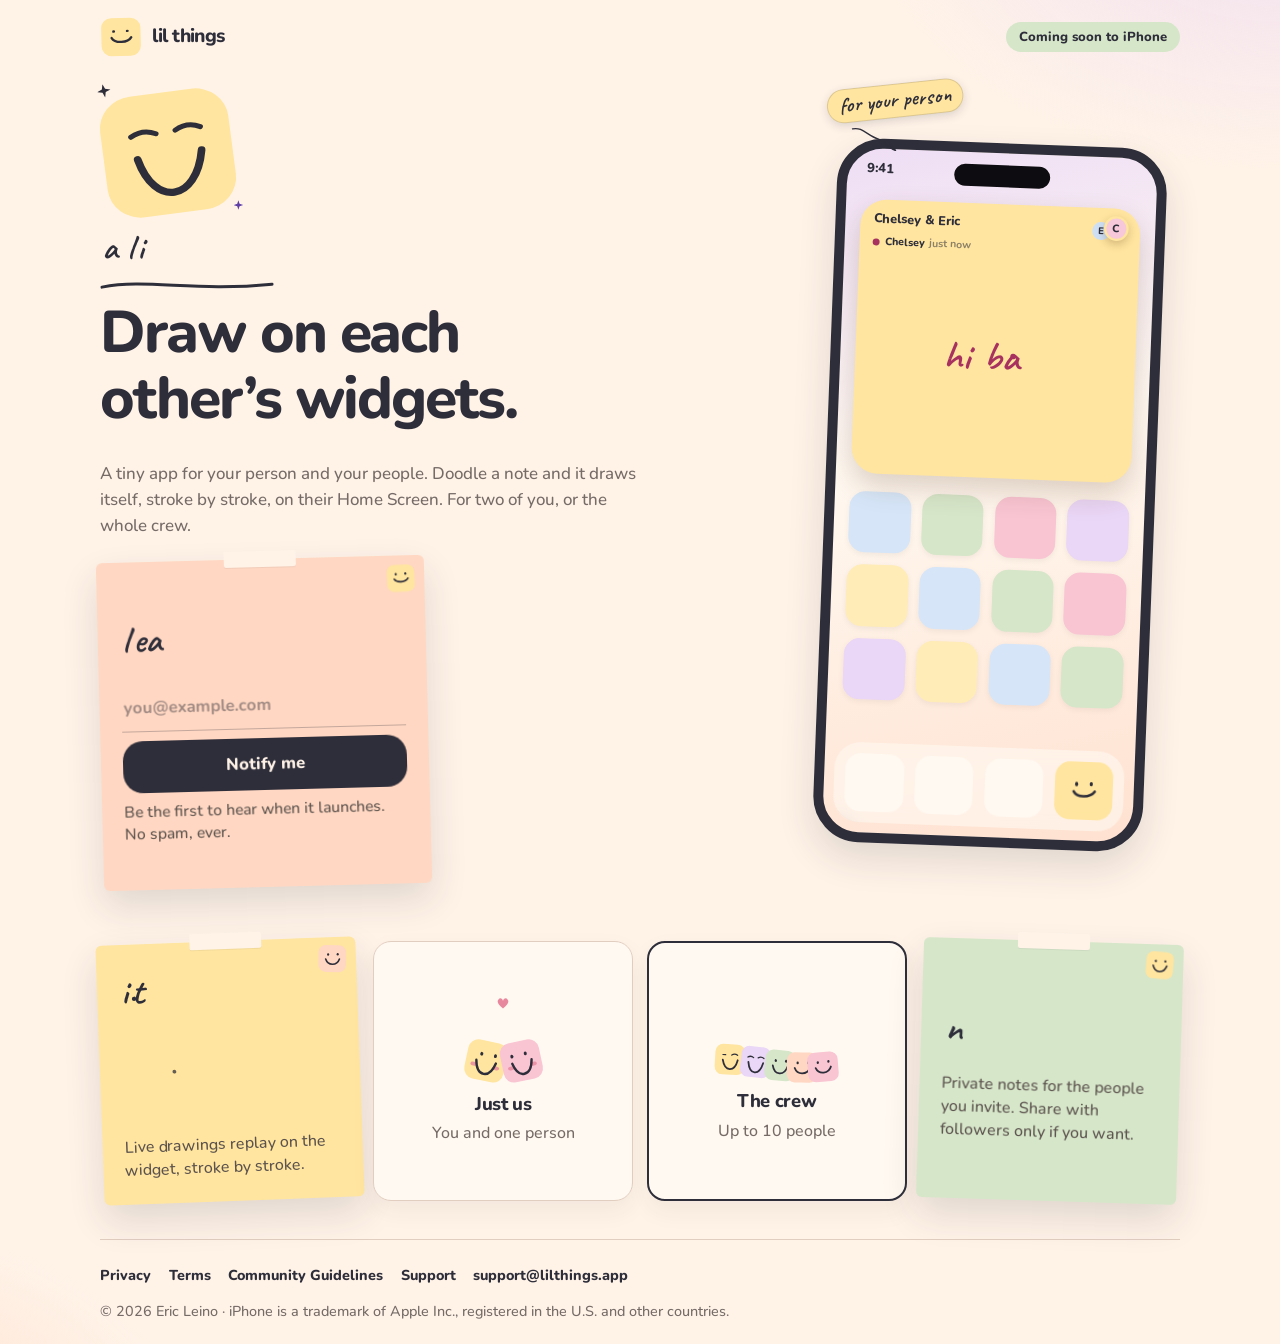
<file: index.html>
<!DOCTYPE html>
<html lang="en">
<head>
  <meta charset="utf-8">
  <meta name="viewport" content="width=device-width, initial-scale=1, viewport-fit=cover">
  <title>Lil Things — Draw on each other’s widgets. Coming soon to iPhone.</title>
  <meta name="description" content="Lil Things is a tiny iPhone app for drawing on each other’s Home Screen widgets, for couples, friends, and groups. Coming soon. Leave your email to hear the moment it launches.">
  <link rel="canonical" href="https://lilthings.app/">
  <meta name="theme-color" content="#FFF3E8" media="(prefers-color-scheme: light)">
  <meta name="theme-color" content="#29262E" media="(prefers-color-scheme: dark)">
  <meta name="color-scheme" content="light dark">
  <meta property="og:type" content="website">
  <meta property="og:site_name" content="Lil Things">
  <meta property="og:title" content="Lil Things — coming soon to iPhone">
  <meta property="og:description" content="Draw on each other’s widgets. Be the first to hear when Lil Things launches.">
  <meta property="og:url" content="https://lilthings.app/">
  <meta property="og:image" content="https://lilthings.app/assets/og.png">
  <meta property="og:image:width" content="1200">
  <meta property="og:image:height" content="630">
  <meta property="og:image:alt" content="Lil Things. Small things. Big feelings.">
  <meta name="twitter:card" content="summary_large_image">
  <meta name="twitter:title" content="Lil Things — coming soon to iPhone">
  <meta name="twitter:description" content="Draw on each other’s widgets. Be the first to hear when Lil Things launches.">
  <meta name="twitter:image" content="https://lilthings.app/assets/og.png">
  <link rel="icon" href="/favicon.svg" type="image/svg+xml">
  <link rel="icon" href="/favicon.ico" sizes="any">
  <link rel="apple-touch-icon" href="/assets/apple-touch-icon.png">
  <link rel="preload" href="/assets/fonts/nunito-800.woff2" as="font" type="font/woff2" crossorigin>
  <link rel="preload" href="/assets/fonts/caveat-600.woff2" as="font" type="font/woff2" crossorigin>
  <link rel="stylesheet" href="/assets/css/teaser.css">
  <script>document.documentElement.classList.add("js");</script>
  <script src="/assets/js/analytics.js"></script>
</head>
<body>
  <a class="skip-link" href="#join">Skip to sign up</a>

  <header class="top">
    <a class="brand" href="/" aria-label="Lil Things home">
      <span class="mascot-slot brand-mascot" data-mascot data-decorative></span>
      <span class="name">lil things</span>
    </a>
    <span class="pill">Coming soon to iPhone</span>
  </header>

  <main id="content">
    <section class="hero" aria-labelledby="headline">
      <div class="intro">
        <div class="mascot-wrap">
          <div class="mascot-slot hero-mascot pop" data-mascot data-label="Little Smiley"></div>
        </div>
        <div class="intro-copy">
          <p class="script arrive" data-write>a little hello.</p>
          <svg class="scribble arrive" viewBox="0 0 180 18" aria-hidden="true">
            <path d="M2 11 C48 2 96 16 176 8" fill="none" stroke="currentColor" stroke-width="3" stroke-linecap="round"/>
          </svg>
          <h1 id="headline" class="arrive">Draw on each other’s widgets.</h1>
        </div>
      </div>
      <p class="lede arrive">A tiny app for your person and your people. Doodle a note and it draws itself, stroke by stroke, on their Home Screen. For two of you, or the whole crew.</p>

      <section class="art" aria-label="Animation: handwritten notes and doodles from a couple and then a group of friends appear on a Lil Things Home Screen widget, with friends reacting">
        <div class="phone-stack">
          <p class="who-note" id="who-chip">
            <span class="who-label">for your person</span>
            <svg class="who-arrow" viewBox="0 0 92 58" aria-hidden="true" focusable="false">
              <path d="M8 14 C26 10 34 26 54 32 C66 36 74 44 82 50" fill="none" stroke="currentColor" stroke-width="2.4" stroke-linecap="round"/>
              <path d="M64 38 C72 46 78 50 84 52" fill="none" stroke="currentColor" stroke-width="2.4" stroke-linecap="round"/>
              <path d="M70 34 C76 42 80 48 84 52" fill="none" stroke="currentColor" stroke-width="2.4" stroke-linecap="round"/>
            </svg>
          </p>
          <div class="phone-crop">
        <div class="phone" aria-hidden="true">
          <div class="island"></div>
          <div class="clock">9:41</div>
          <div class="grid">
            <div class="widget" id="widget">
              <div class="w-head">
                <span class="w-space" id="w-space">Chelsey &amp; Eric</span>
                <span class="w-avatars" id="w-avatars"></span>
              </div>
              <div class="w-sender" id="w-sender"><i class="dot"></i><span>Chelsey</span><em>just now</em></div>
              <svg class="w-canvas" id="w-canvas" viewBox="0 0 200 120" preserveAspectRatio="xMidYMid meet"></svg>
              <div class="w-reacts" id="w-reacts"></div>
            </div>
            <i class="app a1"></i><i class="app a2"></i><i class="app a3"></i><i class="app a4"></i>
            <i class="app a5"></i><i class="app a6"></i><i class="app a7"></i><i class="app a8"></i>
            <i class="app a9"></i><i class="app a10"></i><i class="app a11"></i><i class="app a12"></i>
          </div>
          <div class="dock"><i></i><i></i><i></i><i class="lt"></i></div>
        </div>
          </div>
        </div>
      </section>

      <form class="join sheet arrive" id="join" novalidate aria-describedby="join-note">
        <div class="sticky peach">
          <span class="tape" aria-hidden="true"></span>
          <span class="note-face" data-face="note" data-tint="#FFE59F" aria-hidden="true"></span>
          <p class="script-title" data-write>leave your email.</p>
          <label class="sr-only" for="email">Email address</label>
          <input id="email" name="email" type="email" inputmode="email" autocomplete="email" autocapitalize="off" spellcheck="false" maxlength="254" placeholder="you@example.com" required>
          <button type="submit"><span class="btn-label">Notify me</span></button>
          <div class="hp" aria-hidden="true">
            <label for="website">Leave this field empty</label>
            <input id="website" name="website" type="text" tabindex="-1" autocomplete="off">
          </div>
          <p class="note" id="join-note">Be the first to hear when it launches. No spam, ever.</p>
          <p class="status" id="join-status" role="status" aria-live="polite"></p>
        </div>
      </form>
    </section>

    <section class="board" aria-label="What Lil Things does">
      <article class="sheet reveal" style="--tilt: -2.1deg; --delay: 0ms">
        <div class="sticky yellow">
          <span class="tape" aria-hidden="true"></span>
          <span class="note-face" data-face="note" data-tint="#FFD7C2" aria-hidden="true"></span>
          <p class="script-title" data-write>it draws itself.</p>
          <div class="replay" id="replay">
            <svg id="replay-svg" viewBox="0 0 220 118" role="img" aria-label="A heart and the word hi draw themselves, then friends react"></svg>
            <div class="replay-reacts" id="replay-reacts"></div>
          </div>
          <p class="body">Live drawings replay on the widget, stroke by stroke.</p>
        </div>
      </article>
      <article class="sheet reveal" style="--tilt: 0deg; --delay: 70ms">
        <div class="kind">
          <div class="faces pair" data-cast="pair" aria-hidden="true">
            <svg class="heart-bit" viewBox="0 0 32 32" aria-hidden="true"><path d="M16 27 C7 20 3 14 7 9 C10 5 15 7 16 12 C17 7 22 5 25 9 C29 14 25 20 16 27" fill="#e36b8a"/></svg>
          </div>
          <h2>Just us</h2>
          <p>You and one person</p>
        </div>
      </article>
      <article class="sheet reveal" style="--tilt: 0deg; --delay: 140ms">
        <div class="kind crew">
          <div class="faces crew-faces" data-cast="crew" aria-hidden="true"></div>
          <h2>The crew</h2>
          <p>Up to 10 people</p>
        </div>
      </article>
      <article class="sheet reveal" style="--tilt: 1.8deg; --delay: 210ms">
        <div class="sticky sage">
          <span class="tape" aria-hidden="true"></span>
          <span class="note-face" data-face="note" data-tint="#FFE59F" aria-hidden="true"></span>
          <p class="script-title" data-write>no feeds.</p>
          <p class="body">Private notes for the people you invite. Share with followers only if you want.</p>
        </div>
      </article>
    </section>
  </main>

  <footer class="foot">
    <nav aria-label="Legal and support">
      <a href="/privacy.html">Privacy</a>
      <a href="/terms.html">Terms</a>
      <a href="/community-guidelines.html">Community Guidelines</a>
      <a href="/support.html">Support</a>
      <a href="mailto:support@lilthings.app">support@lilthings.app</a>
    </nav>
    <p>© 2026 Eric Leino · iPhone is a trademark of Apple Inc., registered in the U.S. and other countries.</p>
  </footer>

  <template id="lt-face">
    <span class="cast-face">
      <svg class="mascot" viewBox="0 0 100 100" aria-hidden="true" focusable="false">
        <g class="rig">
          <rect x="4" y="4" width="92" height="92" rx="24" fill="#FFE59F"/>
          <ellipse class="blush" cx="24" cy="62" rx="8" ry="4.5" fill="#e9899e" opacity="0"/>
          <ellipse class="blush" cx="76" cy="62" rx="8" ry="4.5" fill="#e9899e" opacity="0"/>
          <g class="mascot-eye" data-x="34" data-y="36">
            <ellipse class="pupil" cx="0" cy="0" rx="3.5" ry="4.75" fill="#2E2E3A"/>
            <path class="lid" d="M-4.5 0 H4.5" fill="none" stroke="#2E2E3A" stroke-width="3.2" stroke-linecap="round"/>
            <path class="squint" d="M-9 1.2 Q0 -4 9 1" fill="none" stroke="#2E2E3A" stroke-width="3.8" stroke-linecap="round"/>
          </g>
          <g class="mascot-eye" data-x="66" data-y="35">
            <ellipse class="pupil" cx="0" cy="0" rx="3.5" ry="4.75" fill="#2E2E3A"/>
            <path class="lid" d="M-4.5 0 H4.5" fill="none" stroke="#2E2E3A" stroke-width="3.2" stroke-linecap="round"/>
            <path class="squint" d="M-9 1.2 Q0 -4 9 1" fill="none" stroke="#2E2E3A" stroke-width="3.8" stroke-linecap="round"/>
          </g>
          <path class="smile" d="M28 52 C36 66 66 65 74 51" fill="none" stroke="#2E2E3A" stroke-width="5.5" stroke-linecap="round"/>
        </g>
      </svg>
    </span>
  </template>
  <script src="/assets/js/hand.js" defer></script>
  <script src="/assets/js/mascot.js" defer></script>
  <script src="/assets/js/teaser.js" defer></script>
  <script src="/assets/js/widget.js" defer></script>
  <script src="/assets/js/replay.js" defer></script>
  <script src="/assets/js/home.js" defer></script>
</body>
</html>
</file>
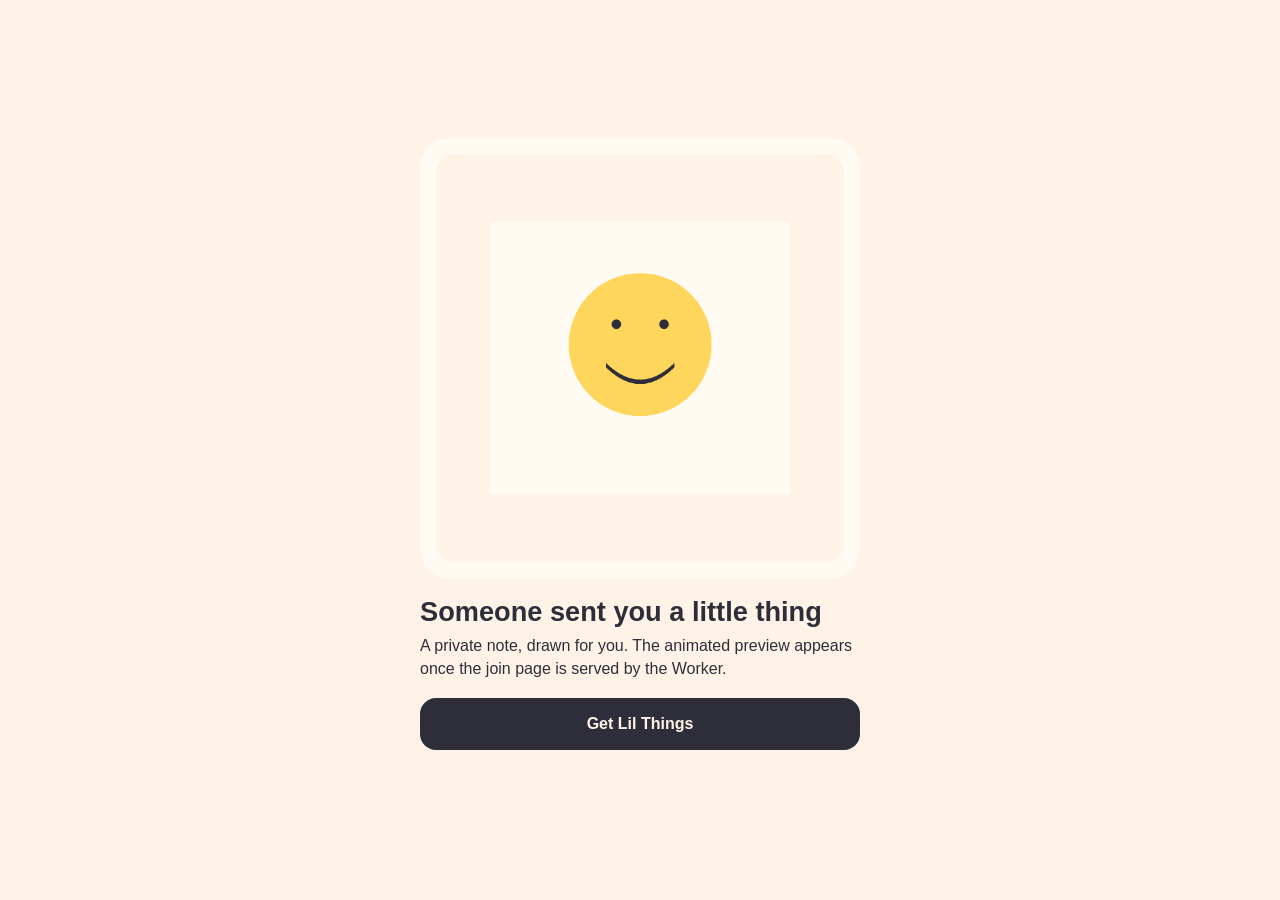
<file: join/index.html>
<!doctype html>
<html lang="en">
<head>
<meta charset="utf-8" />
<meta name="viewport" content="width=device-width, initial-scale=1" />
<title>Someone sent you a little thing</title>
<meta name="description" content="A private note, drawn for you." />
<meta property="og:title" content="Someone sent you a little thing" />
<meta property="og:description" content="A private note, drawn for you." />
<meta property="og:image" content="https://lilthings.app/og-invite.png" />
<meta property="og:image:width" content="1200" />
<meta property="og:image:height" content="1200" />
<meta name="twitter:card" content="summary_large_image" />
<meta name="twitter:title" content="Someone sent you a little thing" />
<meta name="twitter:image" content="https://lilthings.app/og-invite.png" />
<style>
  body { margin: 0; min-height: 100vh; display: grid; place-items: center; background: #fff3e8; color: #2e2e3a; font-family: "Avenir Next", Nunito, sans-serif; }
  main { width: min(440px, calc(100% - 32px)); padding: 28px 0 40px; }
  h1 { font-size: 1.7rem; line-height: 1.15; margin: 18px 0 8px; }
  p { margin: 0 0 18px; line-height: 1.4; }
  .frame { background: #fffaf2; border-radius: 28px; padding: 16px; }
  img { width: 100%; aspect-ratio: 1; object-fit: cover; border-radius: 18px; background: #ffe9a8; display: block; }
  button { width: 100%; min-height: 52px; border: 0; border-radius: 16px; background: #2e2e3a; color: #fff3e8; font: inherit; font-weight: 700; }
</style>
</head>
<body>
<main>
  <div class="frame"><img id="poster" src="/og-invite.png" alt="" /></div>
  <h1 id="title">Someone sent you a little thing</h1>
  <p id="detail">A private note, drawn for you. The animated preview appears once the join page is served by the Worker.</p>
  <button id="open" type="button">Get Lil Things</button>
</main>
<script>
  const supabase = "https://ixkwmdgjfkoxrrakizcw.supabase.co";
  const key = "sb_publishable_6l60Jz84-8_Gp0r-dphWoQ_7xM_R_MM";
  const store = "https://apps.apple.com/app/id6824251622";
  const params = new URLSearchParams(location.search);
  const fromPath = location.pathname.match(/\/join\/([0-9a-f-]{36})/i);
  const token = (fromPath ? fromPath[1] : params.get("token") || "").toLowerCase();
  const valid = /^[0-9a-f]{8}-[0-9a-f]{4}-[0-9a-f]{4}-[0-9a-f]{4}-[0-9a-f]{12}$/.test(token);
  if (valid) {
    const poster = supabase + "/storage/v1/object/public/invite-previews/" + token + "/poster.png";
    fetch(poster, { method: "HEAD" }).then((response) => { if (response.ok) document.getElementById("poster").src = poster; });
    fetch(supabase + "/rest/v1/rpc/invite_note_preview", {
      method: "POST",
      headers: { apikey: key, Authorization: "Bearer " + key, "Content-Type": "application/json" },
      body: JSON.stringify({ p_token: token })
    }).then((response) => response.ok ? response.json() : null).then((preview) => {
      if (!preview) return;
      const name = (preview.author_name || "Someone").trim() || "Someone";
      document.getElementById("title").textContent = name + " sent you a little thing";
      const bits = [preview.space_name, preview.caption].filter(Boolean);
      if (bits.length) document.getElementById("detail").textContent = bits.join(" · ");
    }).catch(() => {});
  }
  document.getElementById("open").addEventListener("click", async () => {
    try {
      if (valid) {
        const response = await fetch(supabase + "/rest/v1/rpc/stage_invite_handoff", {
          method: "POST",
          headers: { apikey: key, Authorization: "Bearer " + key, "Content-Type": "application/json" },
          body: JSON.stringify({ p_token: token })
        });
        if (response.ok) {
          const id = await response.json();
          if (typeof id === "string") await navigator.clipboard.writeText("handoff:" + id);
        }
      }
    } catch (_) {}
    location.href = store;
  });
</script>
</body>
</html>
</file>
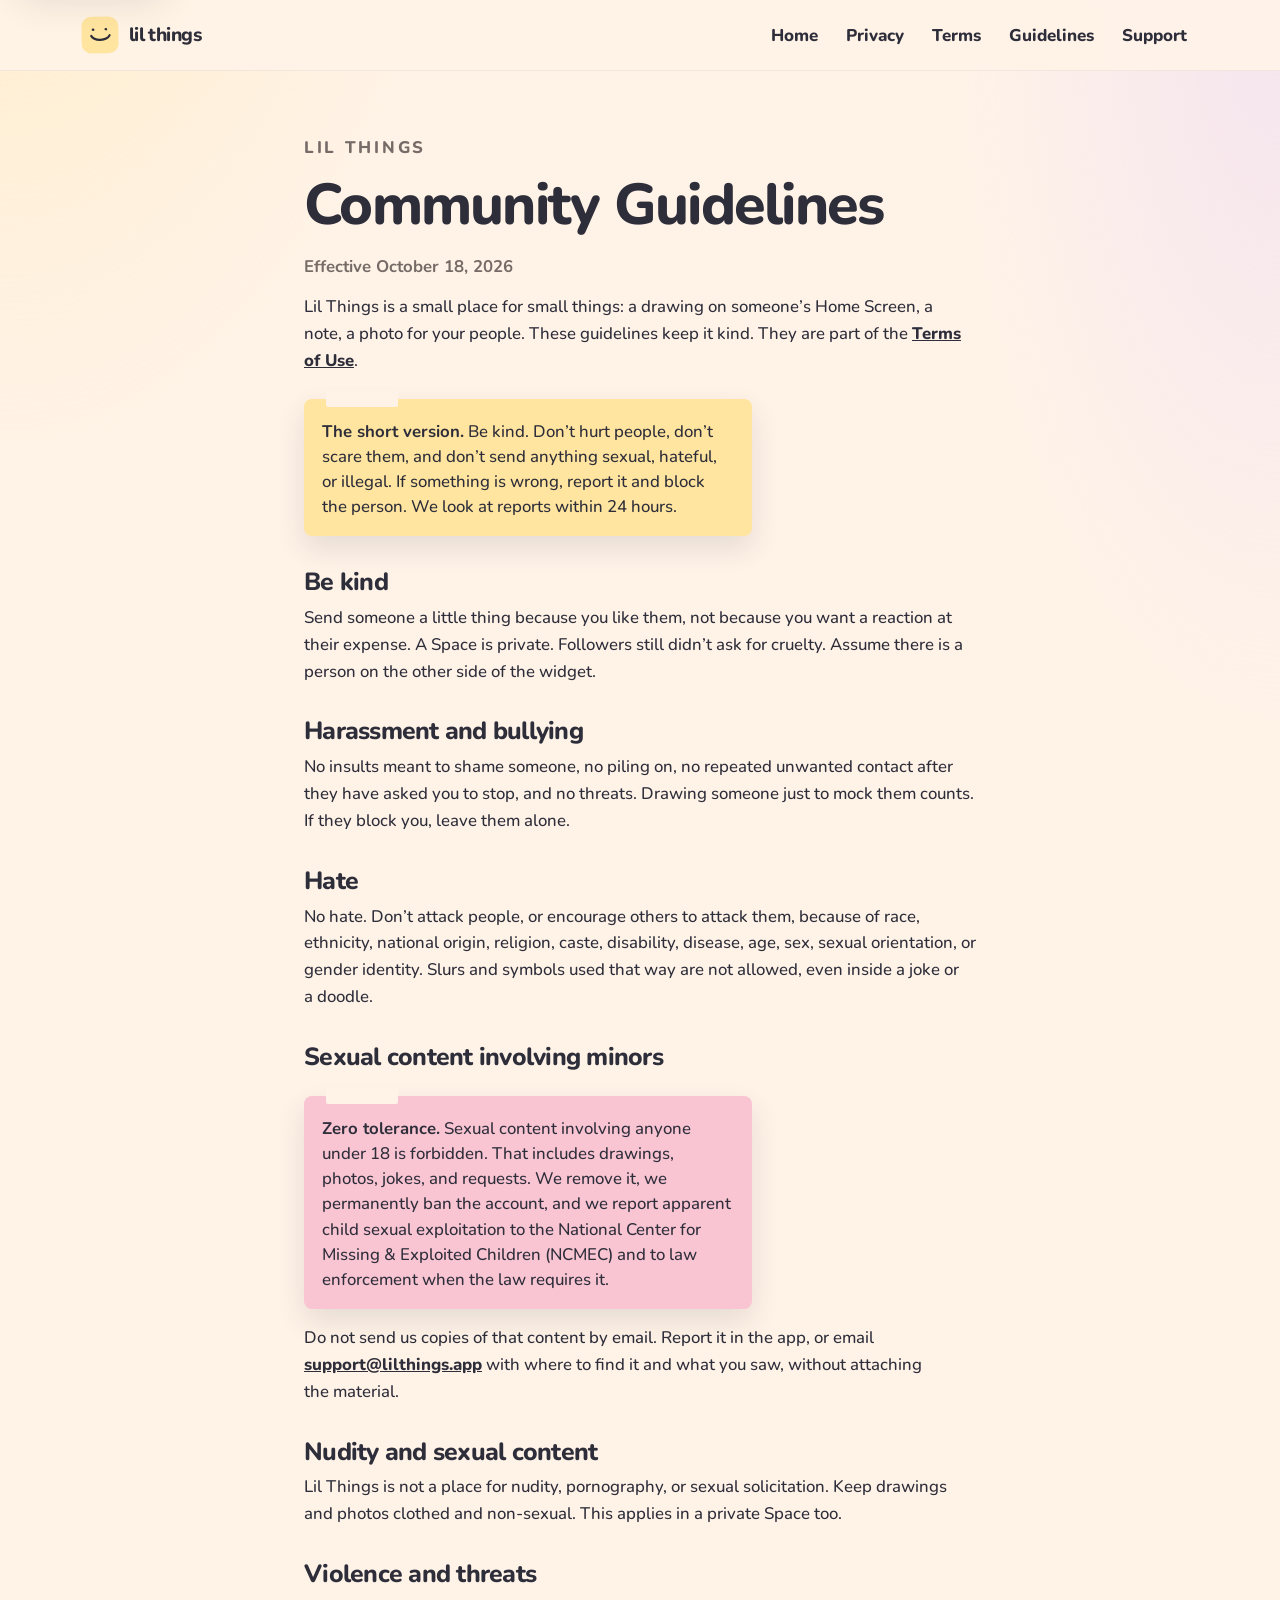
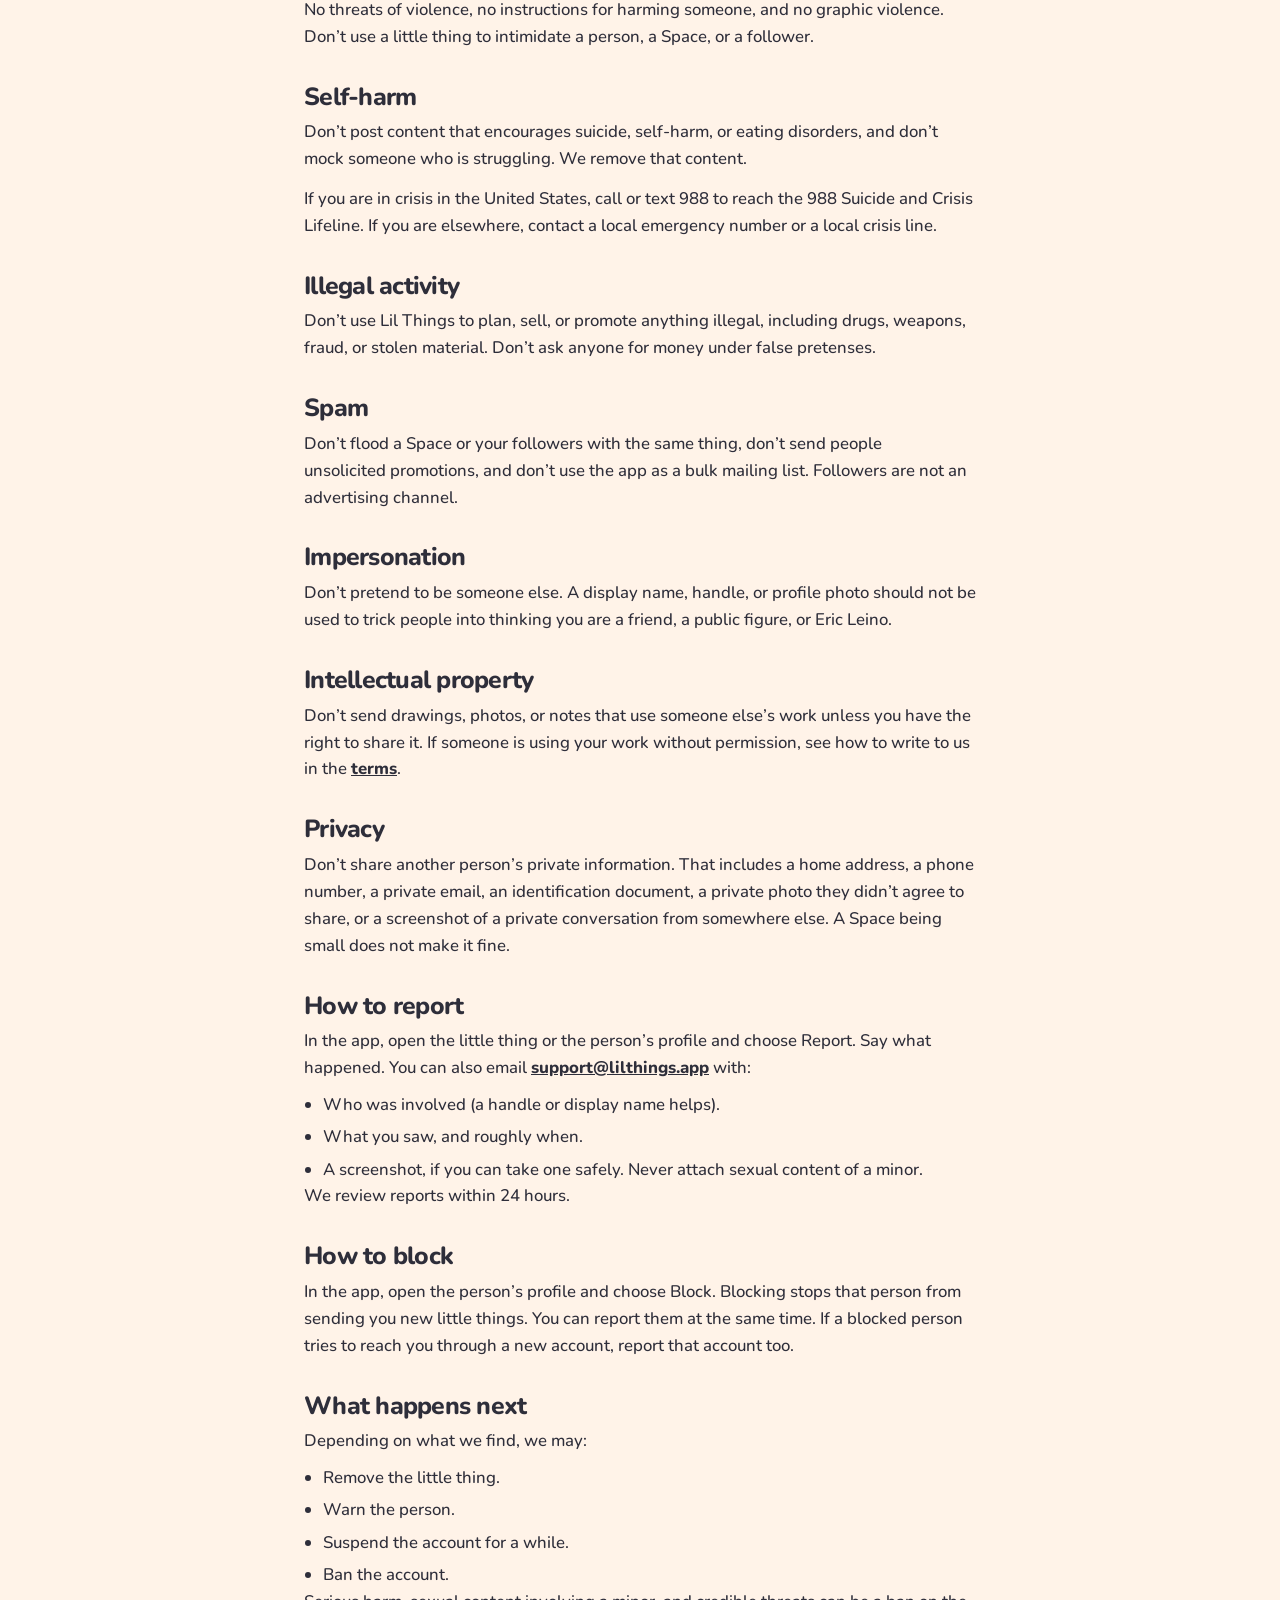
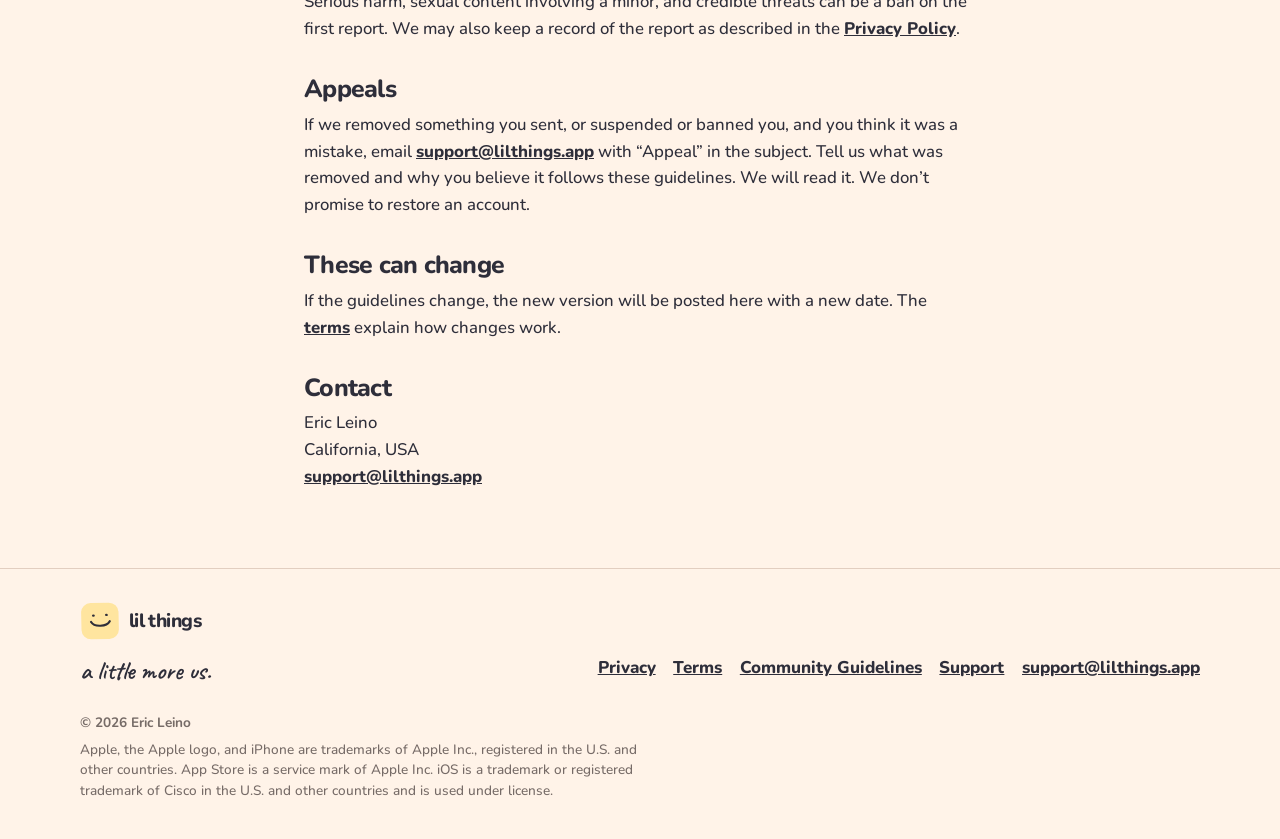
<file: community-guidelines.html>
<!DOCTYPE html>
<html lang="en">
<head>
  <meta charset="utf-8">
  <meta name="viewport" content="width=device-width, initial-scale=1">
  <title>Community Guidelines — Lil Things</title>
  <meta name="description" content="Community Guidelines for Lil Things. Be kind. Report and block when something is wrong. Reports are reviewed within 24 hours.">
  <link rel="canonical" href="https://lilthings.app/community-guidelines.html">
  <meta name="theme-color" content="#FFF3E8">
  <meta name="color-scheme" content="light">
  <meta property="og:type" content="website">
  <meta property="og:site_name" content="Lil Things">
  <meta property="og:title" content="Community Guidelines — Lil Things">
  <meta property="og:description" content="Be kind. How to report and block, and what happens next.">
  <meta property="og:url" content="https://lilthings.app/community-guidelines.html">
  <meta property="og:image" content="https://lilthings.app/assets/og.png">
  <meta name="twitter:card" content="summary_large_image">
  <meta name="twitter:title" content="Community Guidelines — Lil Things">
  <meta name="twitter:description" content="Be kind. How to report and block, and what happens next.">
  <meta name="twitter:image" content="https://lilthings.app/assets/og.png">
  <link rel="icon" href="/favicon.svg" type="image/svg+xml">
  <link rel="icon" href="/favicon.ico" sizes="any">
  <link rel="apple-touch-icon" href="/assets/apple-touch-icon.png">
  <link rel="stylesheet" href="/assets/css/styles.css">
  <script>document.documentElement.classList.add("js");</script>
  <script src="/assets/js/analytics.js"></script>
</head>
<body>
  <a class="skip-link" href="#content">Skip to content</a>
  <header class="site-header" id="top">
    <div class="container header-inner">
      <a class="logo" href="/">
        <img class="logo-mark" src="/favicon.svg" width="40" height="40" alt="">
        <span>lil things</span>
      </a>
      <button class="nav-toggle" type="button" aria-expanded="false" aria-controls="site-nav">
        <span class="nav-toggle-label">Menu</span>
      </button>
      <nav class="site-nav" id="site-nav" aria-label="Primary">
        <a href="/">Home</a>
        <a href="/privacy.html">Privacy</a>
        <a href="/terms.html">Terms</a>
        <a href="/community-guidelines.html" aria-current="page">Guidelines</a>
        <a href="/support.html">Support</a>
      </nav>
    </div>
  </header>

  <main class="page-main" id="content">
    <article class="container prose">
      <p class="kicker">Lil Things</p>
      <h1>Community Guidelines</h1>
      <p class="updated">Effective October 18, 2026</p>
      <p>Lil Things is a small place for small things: a drawing on someone’s Home Screen, a note, a photo for your people. These guidelines keep it kind. They are part of the <a href="/terms.html">Terms of Use</a>.</p>
      <div class="callout">
        <p><strong>The short version.</strong> Be kind. Don’t hurt people, don’t scare them, and don’t send anything sexual, hateful, or illegal. If something is wrong, report it and block the person. We look at reports within 24 hours.</p>
      </div>

      <h2>Be kind</h2>
      <p>Send someone a little thing because you like them, not because you want a reaction at their expense. A Space is private. Followers still didn’t ask for cruelty. Assume there is a person on the other side of the widget.</p>

      <h2>Harassment and bullying</h2>
      <p>No insults meant to shame someone, no piling on, no repeated unwanted contact after they have asked you to stop, and no threats. Drawing someone just to mock them counts. If they block you, leave them alone.</p>

      <h2>Hate</h2>
      <p>No hate. Don’t attack people, or encourage others to attack them, because of race, ethnicity, national origin, religion, caste, disability, disease, age, sex, sexual orientation, or gender identity. Slurs and symbols used that way are not allowed, even inside a joke or a doodle.</p>

      <h2>Sexual content involving minors</h2>
      <div class="callout serious">
        <p><strong>Zero tolerance.</strong> Sexual content involving anyone under 18 is forbidden. That includes drawings, photos, jokes, and requests. We remove it, we permanently ban the account, and we report apparent child sexual exploitation to the National Center for Missing &amp; Exploited Children (NCMEC) and to law enforcement when the law requires it.</p>
      </div>
      <p>Do not send us copies of that content by email. Report it in the app, or email <a href="mailto:support@lilthings.app">support@lilthings.app</a> with where to find it and what you saw, without attaching the material.</p>

      <h2>Nudity and sexual content</h2>
      <p>Lil Things is not a place for nudity, pornography, or sexual solicitation. Keep drawings and photos clothed and non-sexual. This applies in a private Space too.</p>

      <h2>Violence and threats</h2>
      <p>No threats of violence, no instructions for harming someone, and no graphic violence. Don’t use a little thing to intimidate a person, a Space, or a follower.</p>

      <h2>Self-harm</h2>
      <p>Don’t post content that encourages suicide, self-harm, or eating disorders, and don’t mock someone who is struggling. We remove that content.</p>
      <p>If you are in crisis in the United States, call or text 988 to reach the 988 Suicide and Crisis Lifeline. If you are elsewhere, contact a local emergency number or a local crisis line.</p>

      <h2>Illegal activity</h2>
      <p>Don’t use Lil Things to plan, sell, or promote anything illegal, including drugs, weapons, fraud, or stolen material. Don’t ask anyone for money under false pretenses.</p>

      <h2>Spam</h2>
      <p>Don’t flood a Space or your followers with the same thing, don’t send people unsolicited promotions, and don’t use the app as a bulk mailing list. Followers are not an advertising channel.</p>

      <h2>Impersonation</h2>
      <p>Don’t pretend to be someone else. A display name, handle, or profile photo should not be used to trick people into thinking you are a friend, a public figure, or Eric Leino.</p>

      <h2>Intellectual property</h2>
      <p>Don’t send drawings, photos, or notes that use someone else’s work unless you have the right to share it. If someone is using your work without permission, see how to write to us in the <a href="/terms.html#moderation">terms</a>.</p>

      <h2>Privacy</h2>
      <p>Don’t share another person’s private information. That includes a home address, a phone number, a private email, an identification document, a private photo they didn’t agree to share, or a screenshot of a private conversation from somewhere else. A Space being small does not make it fine.</p>

      <h2>How to report</h2>
      <p>In the app, open the little thing or the person’s profile and choose Report. Say what happened. You can also email <a href="mailto:support@lilthings.app">support@lilthings.app</a> with:</p>
      <ul>
        <li>Who was involved (a handle or display name helps).</li>
        <li>What you saw, and roughly when.</li>
        <li>A screenshot, if you can take one safely. Never attach sexual content of a minor.</li>
      </ul>
      <p>We review reports within 24 hours.</p>

      <h2>How to block</h2>
      <p>In the app, open the person’s profile and choose Block. Blocking stops that person from sending you new little things. You can report them at the same time. If a blocked person tries to reach you through a new account, report that account too.</p>

      <h2>What happens next</h2>
      <p>Depending on what we find, we may:</p>
      <ul>
        <li>Remove the little thing.</li>
        <li>Warn the person.</li>
        <li>Suspend the account for a while.</li>
        <li>Ban the account.</li>
      </ul>
      <p>Serious harm, sexual content involving a minor, and credible threats can be a ban on the first report. We may also keep a record of the report as described in the <a href="/privacy.html">Privacy Policy</a>.</p>

      <h2>Appeals</h2>
      <p>If we removed something you sent, or suspended or banned you, and you think it was a mistake, email <a href="mailto:support@lilthings.app">support@lilthings.app</a> with “Appeal” in the subject. Tell us what was removed and why you believe it follows these guidelines. We will read it. We don’t promise to restore an account.</p>

      <h2>These can change</h2>
      <p>If the guidelines change, the new version will be posted here with a new date. The <a href="/terms.html">terms</a> explain how changes work.</p>

      <h2>Contact</h2>
      <p>Eric Leino<br>California, USA<br><a href="mailto:support@lilthings.app">support@lilthings.app</a></p>
    </article>
  </main>

  <footer class="site-footer">
    <div class="container">
      <div class="footer-grid">
        <div class="footer-brand">
          <a class="logo" href="/">
            <img class="logo-mark" src="/favicon.svg" width="40" height="40" alt="">
            <span>lil things</span>
          </a>
          <span class="script">a little more us.</span>
        </div>
        <nav class="footer-nav" aria-label="Footer">
          <a href="/privacy.html">Privacy</a>
          <a href="/terms.html">Terms</a>
          <a href="/community-guidelines.html">Community Guidelines</a>
          <a href="/support.html">Support</a>
          <a href="mailto:support@lilthings.app">support@lilthings.app</a>
        </nav>
      </div>
      <p class="copyright">© 2026 Eric Leino</p>
      <p class="legal">Apple, the Apple logo, and iPhone are trademarks of Apple Inc., registered in the U.S. and other countries. App Store is a service mark of Apple Inc. iOS is a trademark or registered trademark of Cisco in the U.S. and other countries and is used under license.</p>
    </div>
  </footer>
  <script src="/assets/js/mascot.js" defer></script>
  <script src="/assets/js/main.js" defer></script>
</body>
</html>
</file>
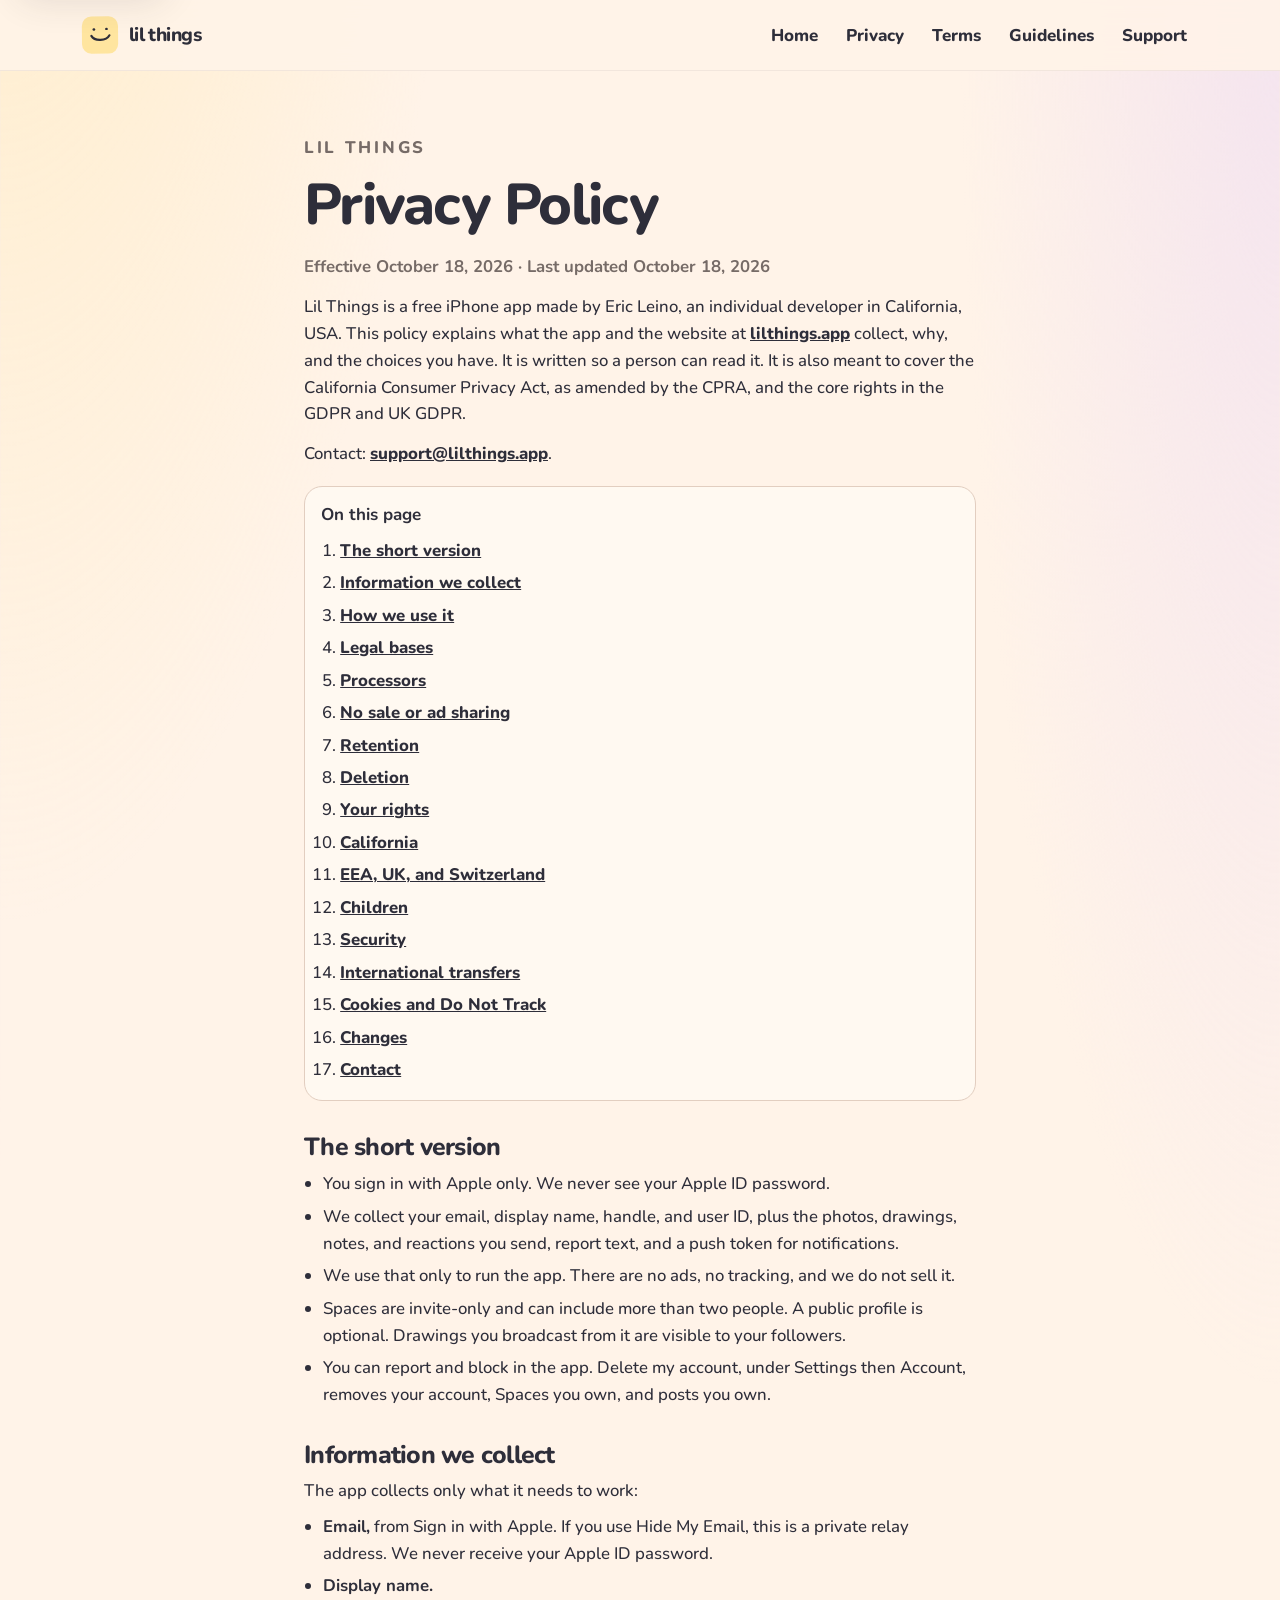
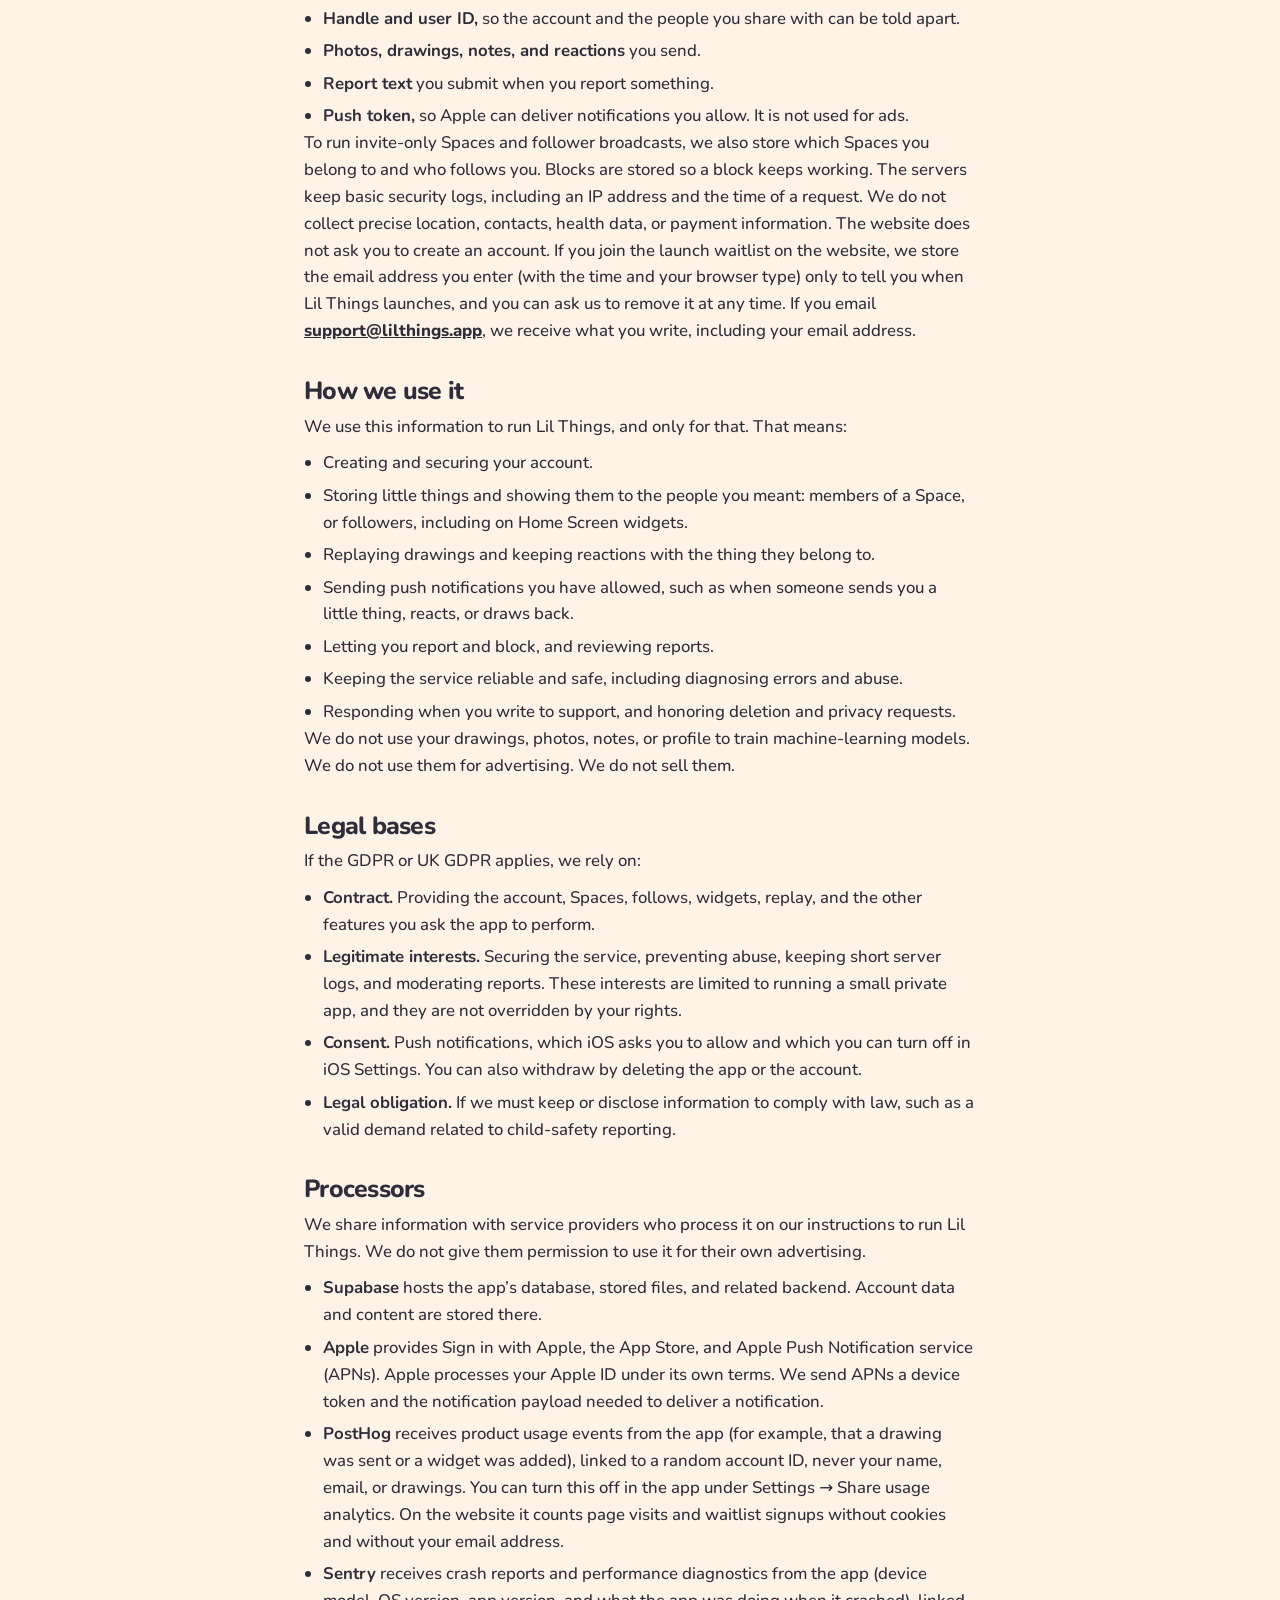
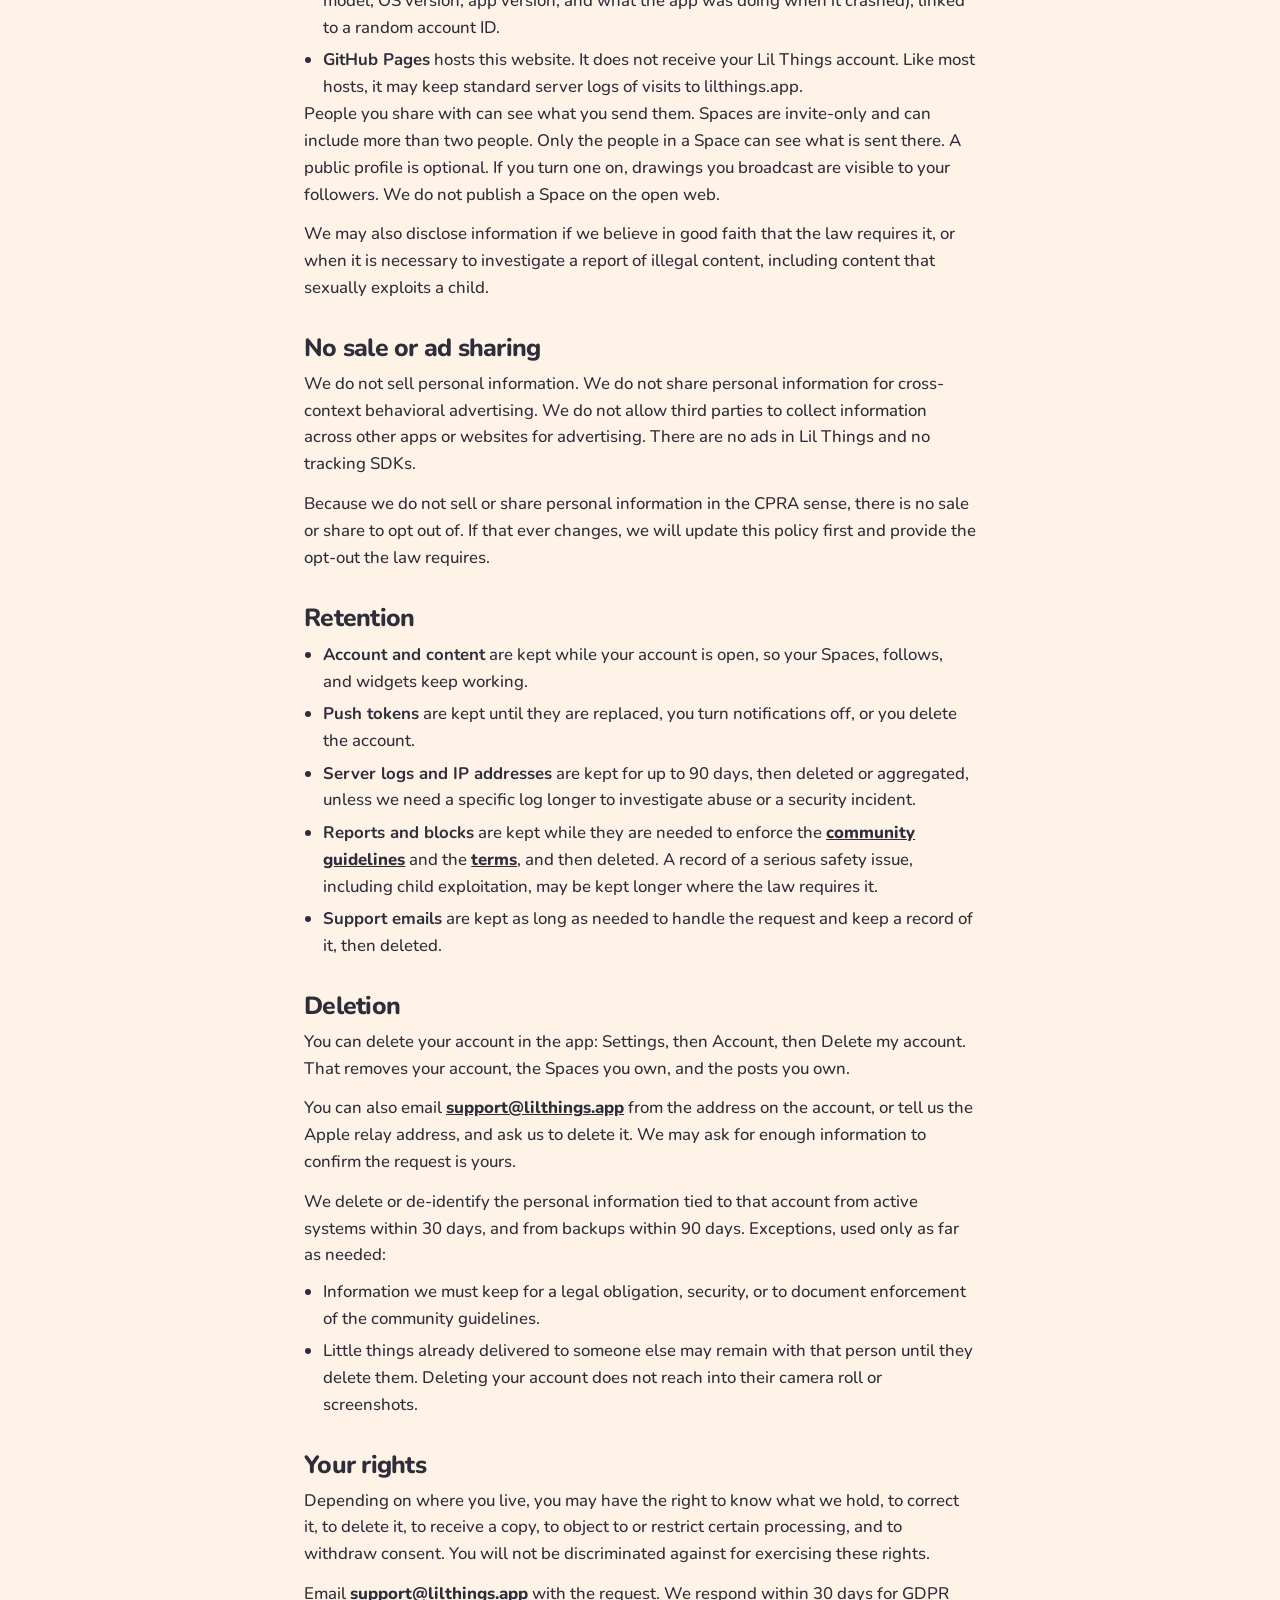
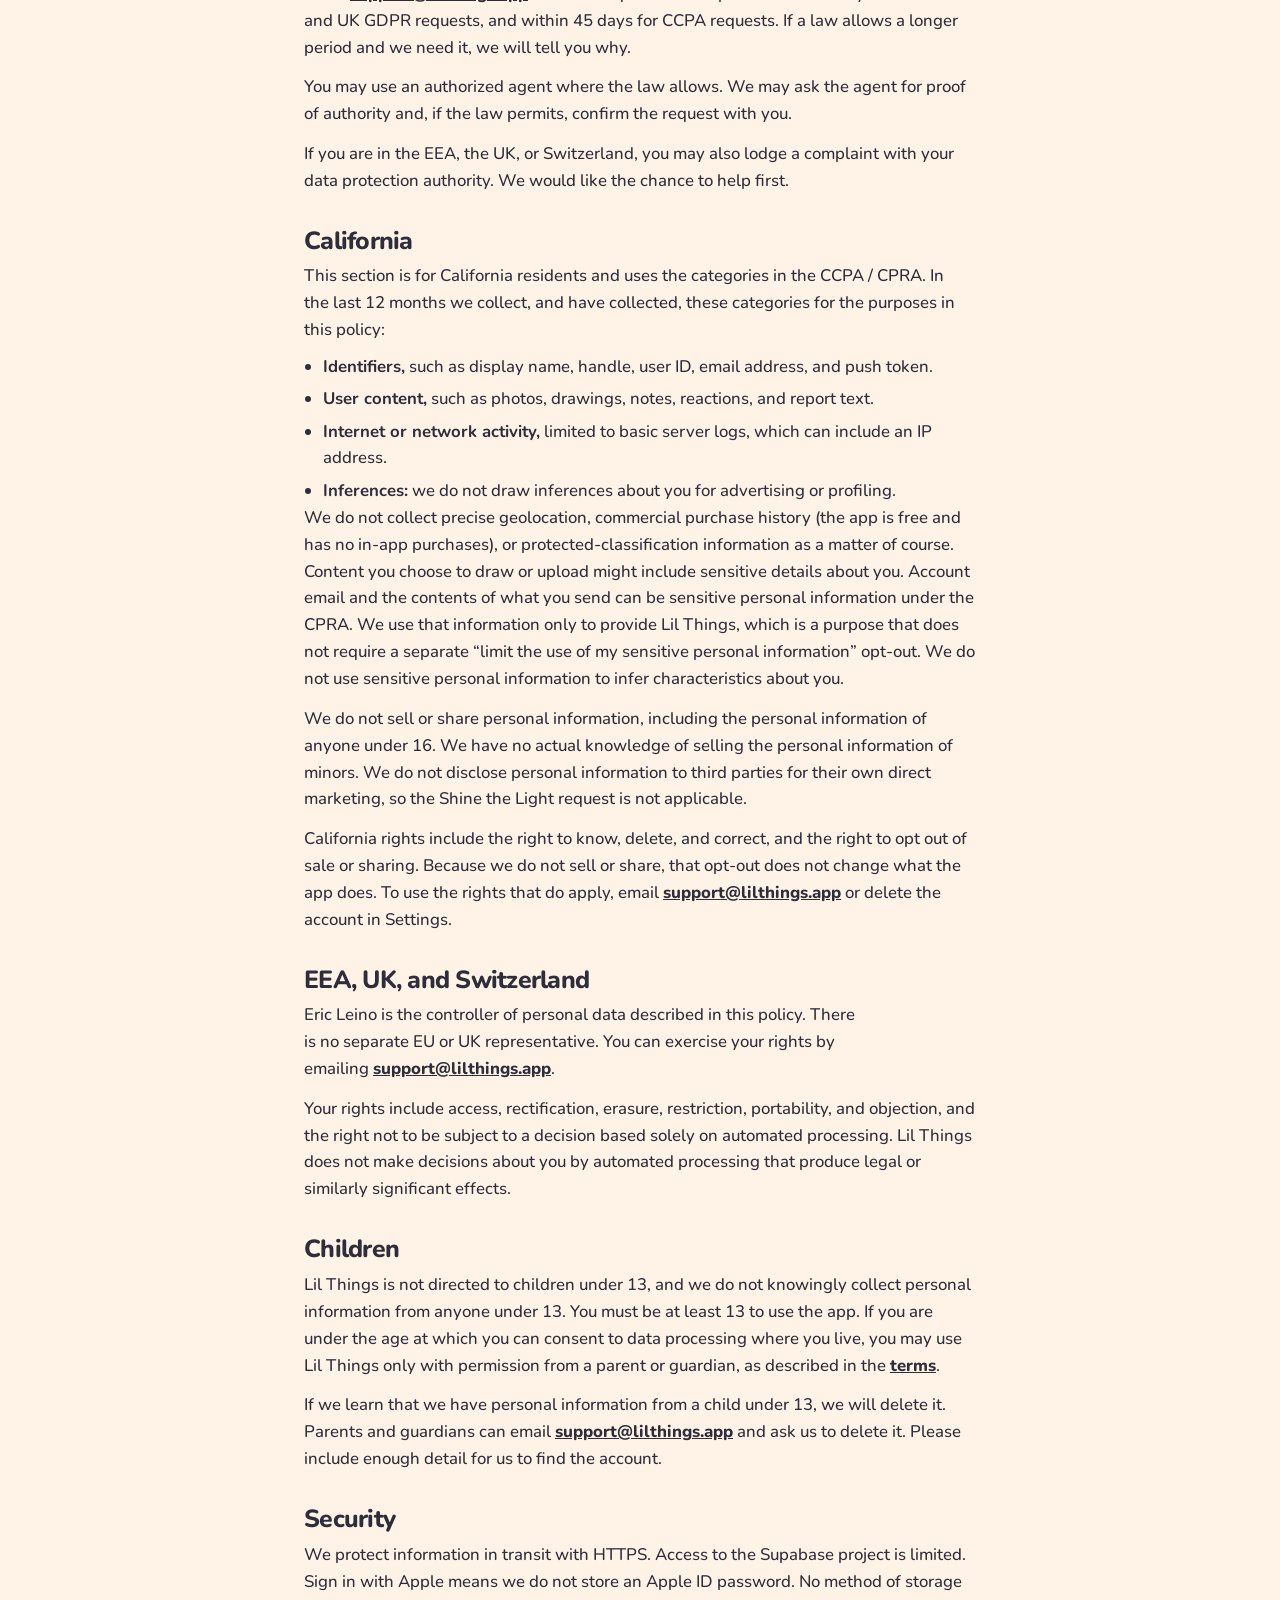
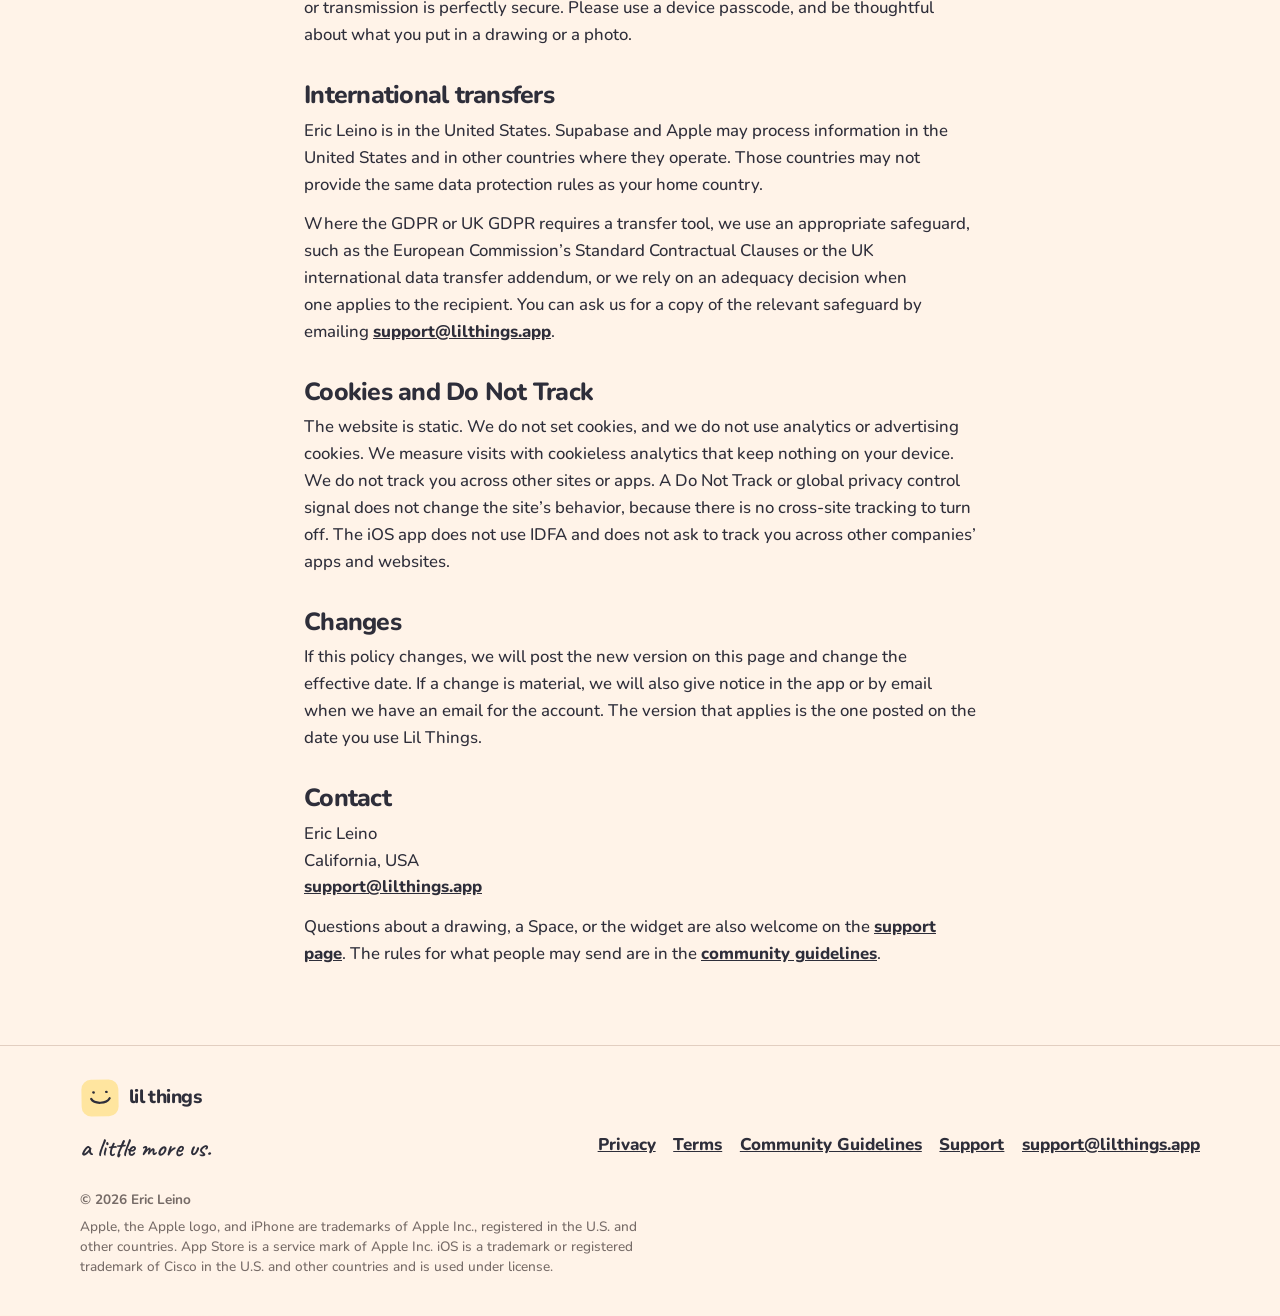
<file: privacy.html>
<!DOCTYPE html>
<html lang="en">
<head>
  <meta charset="utf-8">
  <meta name="viewport" content="width=device-width, initial-scale=1">
  <title>Privacy Policy — Lil Things</title>
  <meta name="description" content="Privacy Policy for Lil Things. Sign in with Apple, what the app stores, and how to delete your account. No ads, no tracking, and no sale of personal information.">
  <link rel="canonical" href="https://lilthings.app/privacy.html">
  <meta name="theme-color" content="#FFF3E8">
  <meta name="color-scheme" content="light">
  <meta property="og:type" content="website">
  <meta property="og:site_name" content="Lil Things">
  <meta property="og:title" content="Privacy Policy — Lil Things">
  <meta property="og:description" content="How Lil Things handles Sign in with Apple, drawings, photos, and notifications. No ads and no sale of data.">
  <meta property="og:url" content="https://lilthings.app/privacy.html">
  <meta property="og:image" content="https://lilthings.app/assets/og.png">
  <meta name="twitter:card" content="summary_large_image">
  <meta name="twitter:title" content="Privacy Policy — Lil Things">
  <meta name="twitter:description" content="How Lil Things handles Sign in with Apple, drawings, photos, and notifications.">
  <meta name="twitter:image" content="https://lilthings.app/assets/og.png">
  <link rel="icon" href="/favicon.svg" type="image/svg+xml">
  <link rel="icon" href="/favicon.ico" sizes="any">
  <link rel="apple-touch-icon" href="/assets/apple-touch-icon.png">
  <link rel="stylesheet" href="/assets/css/styles.css">
  <script>document.documentElement.classList.add("js");</script>
  <script src="/assets/js/analytics.js"></script>
</head>
<body>
  <a class="skip-link" href="#content">Skip to content</a>
  <header class="site-header" id="top">
    <div class="container header-inner">
      <a class="logo" href="/">
        <img class="logo-mark" src="/favicon.svg" width="40" height="40" alt="">
        <span>lil things</span>
      </a>
      <button class="nav-toggle" type="button" aria-expanded="false" aria-controls="site-nav">
        <span class="nav-toggle-label">Menu</span>
      </button>
      <nav class="site-nav" id="site-nav" aria-label="Primary">
        <a href="/">Home</a>
        <a href="/privacy.html" aria-current="page">Privacy</a>
        <a href="/terms.html">Terms</a>
        <a href="/community-guidelines.html">Guidelines</a>
        <a href="/support.html">Support</a>
      </nav>
    </div>
  </header>

  <main class="page-main" id="content">
    <article class="container prose">
      <p class="kicker">Lil Things</p>
      <h1>Privacy Policy</h1>
      <p class="updated">Effective October 18, 2026 · Last updated October 18, 2026</p>
      <p>Lil Things is a free iPhone app made by Eric Leino, an individual developer in California, USA. This policy explains what the app and the website at <a href="https://lilthings.app/">lilthings.app</a> collect, why, and the choices you have. It is written so a person can read it. It is also meant to cover the California Consumer Privacy Act, as amended by the CPRA, and the core rights in the GDPR and UK GDPR.</p>
      <p>Contact: <a href="mailto:support@lilthings.app">support@lilthings.app</a>.</p>

      <nav class="toc" aria-label="On this page">
        <strong>On this page</strong>
        <ol>
          <li><a href="#short">The short version</a></li>
          <li><a href="#collect">Information we collect</a></li>
          <li><a href="#use">How we use it</a></li>
          <li><a href="#bases">Legal bases</a></li>
          <li><a href="#processors">Processors</a></li>
          <li><a href="#sale">No sale or ad sharing</a></li>
          <li><a href="#retention">Retention</a></li>
          <li><a href="#deletion">Deletion</a></li>
          <li><a href="#rights">Your rights</a></li>
          <li><a href="#california">California</a></li>
          <li><a href="#europe">EEA, UK, and Switzerland</a></li>
          <li><a href="#children">Children</a></li>
          <li><a href="#security">Security</a></li>
          <li><a href="#transfers">International transfers</a></li>
          <li><a href="#tracking">Cookies and Do Not Track</a></li>
          <li><a href="#changes">Changes</a></li>
          <li><a href="#contact">Contact</a></li>
        </ol>
      </nav>

      <h2 id="short">The short version</h2>
      <ul>
        <li>You sign in with Apple only. We never see your Apple ID password.</li>
        <li>We collect your email, display name, handle, and user ID, plus the photos, drawings, notes, and reactions you send, report text, and a push token for notifications.</li>
        <li>We use that only to run the app. There are no ads, no tracking, and we do not sell it.</li>
        <li>Spaces are invite-only and can include more than two people. A public profile is optional. Drawings you broadcast from it are visible to your followers.</li>
        <li>You can report and block in the app. Delete my account, under Settings then Account, removes your account, Spaces you own, and posts you own.</li>
      </ul>

      <h2 id="collect">Information we collect</h2>
      <p>The app collects only what it needs to work:</p>
      <ul>
        <li><strong>Email,</strong> from Sign in with Apple. If you use Hide My Email, this is a private relay address. We never receive your Apple ID password.</li>
        <li><strong>Display name.</strong></li>
        <li><strong>Handle and user ID,</strong> so the account and the people you share with can be told apart.</li>
        <li><strong>Photos, drawings, notes, and reactions</strong> you send.</li>
        <li><strong>Report text</strong> you submit when you report something.</li>
        <li><strong>Push token,</strong> so Apple can deliver notifications you allow. It is not used for ads.</li>
      </ul>
      <p>To run invite-only Spaces and follower broadcasts, we also store which Spaces you belong to and who follows you. Blocks are stored so a block keeps working. The servers keep basic security logs, including an IP address and the time of a request. We do not collect precise location, contacts, health data, or payment information. The website does not ask you to create an account. If you join the launch waitlist on the website, we store the email address you enter (with the time and your browser type) only to tell you when Lil Things launches, and you can ask us to remove it at any time. If you email <a href="mailto:support@lilthings.app">support@lilthings.app</a>, we receive what you write, including your email address.</p>

      <h2 id="use">How we use it</h2>
      <p>We use this information to run Lil Things, and only for that. That means:</p>
      <ul>
        <li>Creating and securing your account.</li>
        <li>Storing little things and showing them to the people you meant: members of a Space, or followers, including on Home Screen widgets.</li>
        <li>Replaying drawings and keeping reactions with the thing they belong to.</li>
        <li>Sending push notifications you have allowed, such as when someone sends you a little thing, reacts, or draws back.</li>
        <li>Letting you report and block, and reviewing reports.</li>
        <li>Keeping the service reliable and safe, including diagnosing errors and abuse.</li>
        <li>Responding when you write to support, and honoring deletion and privacy requests.</li>
      </ul>
      <p>We do not use your drawings, photos, notes, or profile to train machine-learning models. We do not use them for advertising. We do not sell them.</p>

      <h2 id="bases">Legal bases</h2>
      <p>If the GDPR or UK GDPR applies, we rely on:</p>
      <ul>
        <li><strong>Contract.</strong> Providing the account, Spaces, follows, widgets, replay, and the other features you ask the app to perform.</li>
        <li><strong>Legitimate interests.</strong> Securing the service, preventing abuse, keeping short server logs, and moderating reports. These interests are limited to running a small private app, and they are not overridden by your rights.</li>
        <li><strong>Consent.</strong> Push notifications, which iOS asks you to allow and which you can turn off in iOS Settings. You can also withdraw by deleting the app or the account.</li>
        <li><strong>Legal obligation.</strong> If we must keep or disclose information to comply with law, such as a valid demand related to child-safety reporting.</li>
      </ul>

      <h2 id="processors">Processors</h2>
      <p>We share information with service providers who process it on our instructions to run Lil Things. We do not give them permission to use it for their own advertising.</p>
      <ul>
        <li><strong>Supabase</strong> hosts the app’s database, stored files, and related backend. Account data and content are stored there.</li>
        <li><strong>Apple</strong> provides Sign in with Apple, the App Store, and Apple Push Notification service (APNs). Apple processes your Apple ID under its own terms. We send APNs a device token and the notification payload needed to deliver a notification.</li>
        <li><strong>PostHog</strong> receives product usage events from the app (for example, that a drawing was sent or a widget was added), linked to a random account ID, never your name, email, or drawings. You can turn this off in the app under Settings → Share usage analytics. On the website it counts page visits and waitlist signups without cookies and without your email address.</li>
        <li><strong>Sentry</strong> receives crash reports and performance diagnostics from the app (device model, OS version, app version, and what the app was doing when it crashed), linked to a random account ID.</li>
        <li><strong>GitHub Pages</strong> hosts this website. It does not receive your Lil Things account. Like most hosts, it may keep standard server logs of visits to lilthings.app.</li>
      </ul>
      <p>People you share with can see what you send them. Spaces are invite-only and can include more than two people. Only the people in a Space can see what is sent there. A public profile is optional. If you turn one on, drawings you broadcast are visible to your followers. We do not publish a Space on the open web.</p>
      <p>We may also disclose information if we believe in good faith that the law requires it, or when it is necessary to investigate a report of illegal content, including content that sexually exploits a child.</p>

      <h2 id="sale">No sale or ad sharing</h2>
      <p>We do not sell personal information. We do not share personal information for cross-context behavioral advertising. We do not allow third parties to collect information across other apps or websites for advertising. There are no ads in Lil Things and no tracking SDKs.</p>
      <p>Because we do not sell or share personal information in the CPRA sense, there is no sale or share to opt out of. If that ever changes, we will update this policy first and provide the opt-out the law requires.</p>

      <h2 id="retention">Retention</h2>
      <ul>
        <li><strong>Account and content</strong> are kept while your account is open, so your Spaces, follows, and widgets keep working.</li>
        <li><strong>Push tokens</strong> are kept until they are replaced, you turn notifications off, or you delete the account.</li>
        <li><strong>Server logs and IP addresses</strong> are kept for up to 90 days, then deleted or aggregated, unless we need a specific log longer to investigate abuse or a security incident.</li>
        <li><strong>Reports and blocks</strong> are kept while they are needed to enforce the <a href="/community-guidelines.html">community guidelines</a> and the <a href="/terms.html">terms</a>, and then deleted. A record of a serious safety issue, including child exploitation, may be kept longer where the law requires it.</li>
        <li><strong>Support emails</strong> are kept as long as needed to handle the request and keep a record of it, then deleted.</li>
      </ul>

      <h2 id="deletion">Deletion</h2>
      <p>You can delete your account in the app: Settings, then Account, then Delete my account. That removes your account, the Spaces you own, and the posts you own.</p>
      <p>You can also email <a href="mailto:support@lilthings.app">support@lilthings.app</a> from the address on the account, or tell us the Apple relay address, and ask us to delete it. We may ask for enough information to confirm the request is yours.</p>
      <p>We delete or de-identify the personal information tied to that account from active systems within 30 days, and from backups within 90 days. Exceptions, used only as far as needed:</p>
      <ul>
        <li>Information we must keep for a legal obligation, security, or to document enforcement of the community guidelines.</li>
        <li>Little things already delivered to someone else may remain with that person until they delete them. Deleting your account does not reach into their camera roll or screenshots.</li>
      </ul>

      <h2 id="rights">Your rights</h2>
      <p>Depending on where you live, you may have the right to know what we hold, to correct it, to delete it, to receive a copy, to object to or restrict certain processing, and to withdraw consent. You will not be discriminated against for exercising these rights.</p>
      <p>Email <a href="mailto:support@lilthings.app">support@lilthings.app</a> with the request. We respond within 30 days for GDPR and UK GDPR requests, and within 45 days for CCPA requests. If a law allows a longer period and we need it, we will tell you why.</p>
      <p>You may use an authorized agent where the law allows. We may ask the agent for proof of authority and, if the law permits, confirm the request with you.</p>
      <p>If you are in the EEA, the UK, or Switzerland, you may also lodge a complaint with your data protection authority. We would like the chance to help first.</p>

      <h2 id="california">California</h2>
      <p>This section is for California residents and uses the categories in the CCPA / CPRA. In the last 12 months we collect, and have collected, these categories for the purposes in this policy:</p>
      <ul>
        <li><strong>Identifiers,</strong> such as display name, handle, user ID, email address, and push token.</li>
        <li><strong>User content,</strong> such as photos, drawings, notes, reactions, and report text.</li>
        <li><strong>Internet or network activity,</strong> limited to basic server logs, which can include an IP address.</li>
        <li><strong>Inferences:</strong> we do not draw inferences about you for advertising or profiling.</li>
      </ul>
      <p>We do not collect precise geolocation, commercial purchase history (the app is free and has no in-app purchases), or protected-classification information as a matter of course. Content you choose to draw or upload might include sensitive details about you. Account email and the contents of what you send can be sensitive personal information under the CPRA. We use that information only to provide Lil Things, which is a purpose that does not require a separate “limit the use of my sensitive personal information” opt-out. We do not use sensitive personal information to infer characteristics about you.</p>
      <p>We do not sell or share personal information, including the personal information of anyone under 16. We have no actual knowledge of selling the personal information of minors. We do not disclose personal information to third parties for their own direct marketing, so the Shine the Light request is not applicable.</p>
      <p>California rights include the right to know, delete, and correct, and the right to opt out of sale or sharing. Because we do not sell or share, that opt-out does not change what the app does. To use the rights that do apply, email <a href="mailto:support@lilthings.app">support@lilthings.app</a> or delete the account in Settings.</p>

      <h2 id="europe">EEA, UK, and Switzerland</h2>
      <p>Eric Leino is the controller of personal data described in this policy. There is no separate EU or UK representative. You can exercise your rights by emailing <a href="mailto:support@lilthings.app">support@lilthings.app</a>.</p>
      <p>Your rights include access, rectification, erasure, restriction, portability, and objection, and the right not to be subject to a decision based solely on automated processing. Lil Things does not make decisions about you by automated processing that produce legal or similarly significant effects.</p>

      <h2 id="children">Children</h2>
      <p>Lil Things is not directed to children under 13, and we do not knowingly collect personal information from anyone under 13. You must be at least 13 to use the app. If you are under the age at which you can consent to data processing where you live, you may use Lil Things only with permission from a parent or guardian, as described in the <a href="/terms.html">terms</a>.</p>
      <p>If we learn that we have personal information from a child under 13, we will delete it. Parents and guardians can email <a href="mailto:support@lilthings.app">support@lilthings.app</a> and ask us to delete it. Please include enough detail for us to find the account.</p>

      <h2 id="security">Security</h2>
      <p>We protect information in transit with HTTPS. Access to the Supabase project is limited. Sign in with Apple means we do not store an Apple ID password. No method of storage or transmission is perfectly secure. Please use a device passcode, and be thoughtful about what you put in a drawing or a photo.</p>

      <h2 id="transfers">International transfers</h2>
      <p>Eric Leino is in the United States. Supabase and Apple may process information in the United States and in other countries where they operate. Those countries may not provide the same data protection rules as your home country.</p>
      <p>Where the GDPR or UK GDPR requires a transfer tool, we use an appropriate safeguard, such as the European Commission’s Standard Contractual Clauses or the UK international data transfer addendum, or we rely on an adequacy decision when one applies to the recipient. You can ask us for a copy of the relevant safeguard by emailing <a href="mailto:support@lilthings.app">support@lilthings.app</a>.</p>

      <h2 id="tracking">Cookies and Do Not Track</h2>
      <p>The website is static. We do not set cookies, and we do not use analytics or advertising cookies. We measure visits with cookieless analytics that keep nothing on your device. We do not track you across other sites or apps. A Do Not Track or global privacy control signal does not change the site’s behavior, because there is no cross-site tracking to turn off. The iOS app does not use IDFA and does not ask to track you across other companies’ apps and websites.</p>

      <h2 id="changes">Changes</h2>
      <p>If this policy changes, we will post the new version on this page and change the effective date. If a change is material, we will also give notice in the app or by email when we have an email for the account. The version that applies is the one posted on the date you use Lil Things.</p>

      <h2 id="contact">Contact</h2>
      <p>Eric Leino<br>California, USA<br><a href="mailto:support@lilthings.app">support@lilthings.app</a></p>
      <p>Questions about a drawing, a Space, or the widget are also welcome on the <a href="/support.html">support page</a>. The rules for what people may send are in the <a href="/community-guidelines.html">community guidelines</a>.</p>
    </article>
  </main>

  <footer class="site-footer">
    <div class="container">
      <div class="footer-grid">
        <div class="footer-brand">
          <a class="logo" href="/">
            <img class="logo-mark" src="/favicon.svg" width="40" height="40" alt="">
            <span>lil things</span>
          </a>
          <span class="script">a little more us.</span>
        </div>
        <nav class="footer-nav" aria-label="Footer">
          <a href="/privacy.html">Privacy</a>
          <a href="/terms.html">Terms</a>
          <a href="/community-guidelines.html">Community Guidelines</a>
          <a href="/support.html">Support</a>
          <a href="mailto:support@lilthings.app">support@lilthings.app</a>
        </nav>
      </div>
      <p class="copyright">© 2026 Eric Leino</p>
      <p class="legal">Apple, the Apple logo, and iPhone are trademarks of Apple Inc., registered in the U.S. and other countries. App Store is a service mark of Apple Inc. iOS is a trademark or registered trademark of Cisco in the U.S. and other countries and is used under license.</p>
    </div>
  </footer>
  <script src="/assets/js/mascot.js" defer></script>
  <script src="/assets/js/main.js" defer></script>
</body>
</html>
</file>
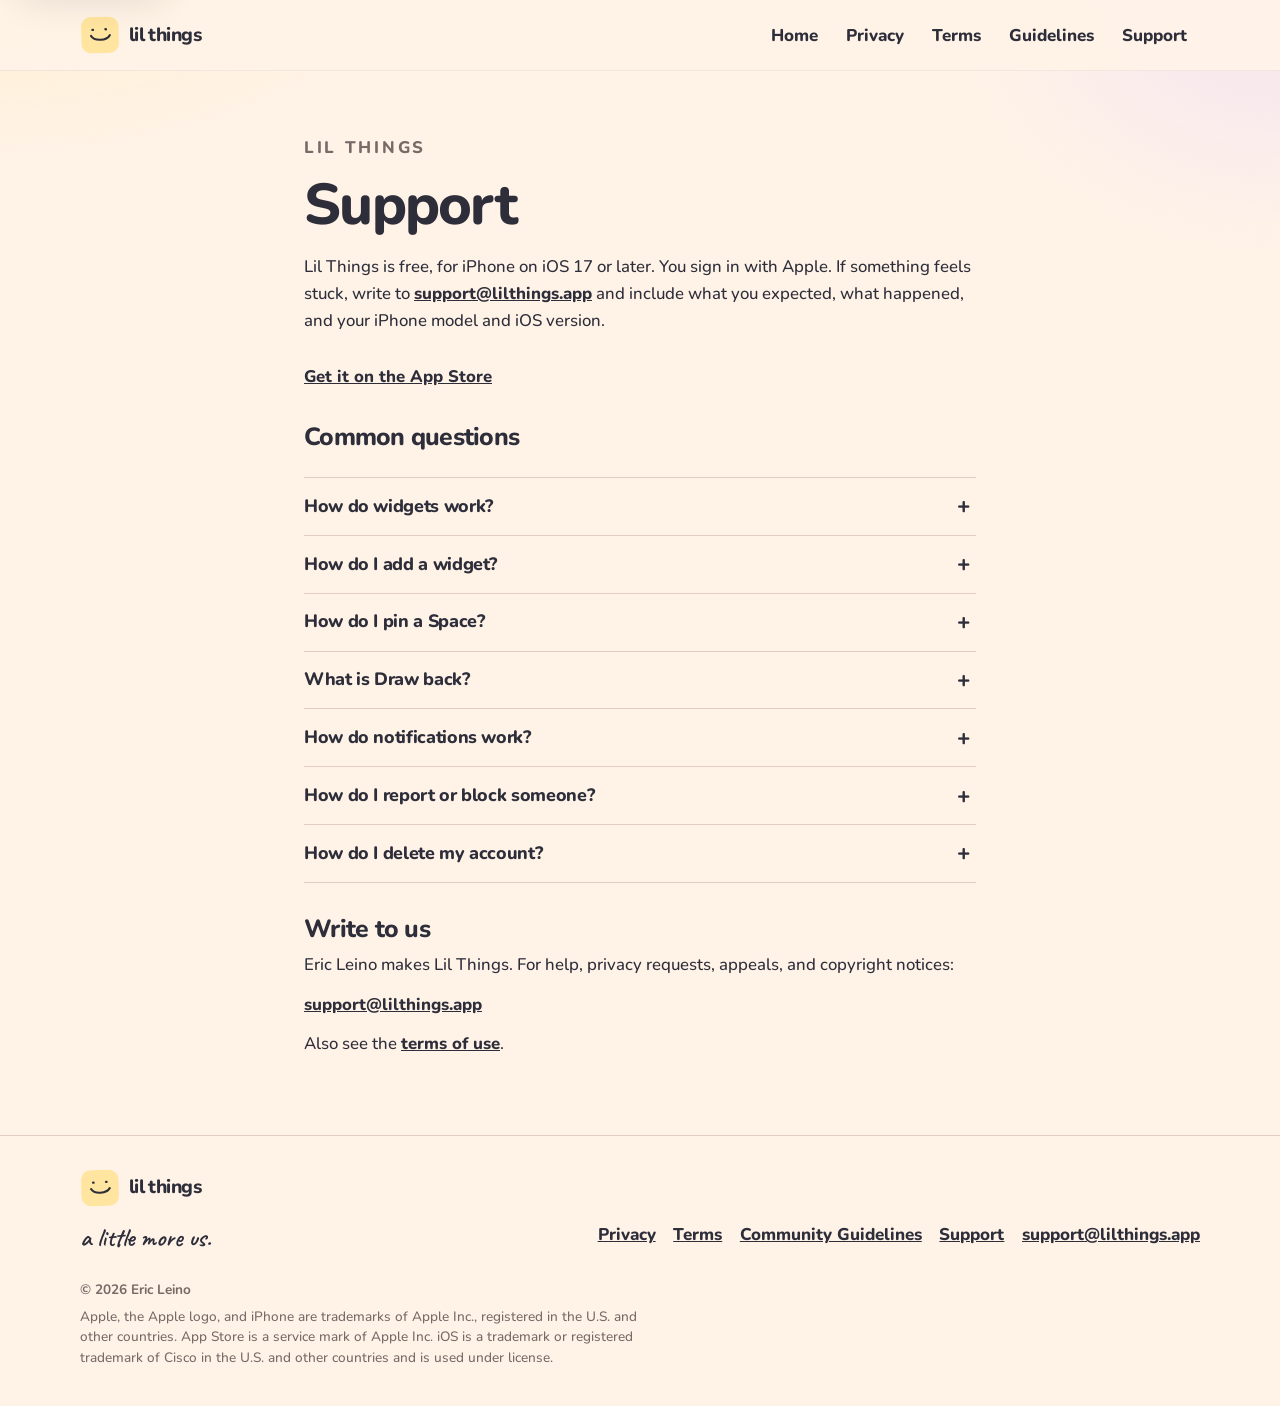
<file: support.html>
<!DOCTYPE html>
<html lang="en">
<head>
  <meta charset="utf-8">
  <meta name="viewport" content="width=device-width, initial-scale=1">
  <title>Support — Lil Things</title>
  <meta name="description" content="Help for Lil Things: widgets, pinning a Space, Draw back, notifications, reporting, and deleting your account. Email support@lilthings.app.">
  <link rel="canonical" href="https://lilthings.app/support.html">
  <meta name="theme-color" content="#FFF3E8">
  <meta name="color-scheme" content="light">
  <meta property="og:type" content="website">
  <meta property="og:site_name" content="Lil Things">
  <meta property="og:title" content="Support — Lil Things">
  <meta property="og:description" content="Help for widgets, Spaces, reports, and account deletion. Write to support@lilthings.app.">
  <meta property="og:url" content="https://lilthings.app/support.html">
  <meta property="og:image" content="https://lilthings.app/assets/og.png">
  <meta name="twitter:card" content="summary_large_image">
  <meta name="twitter:title" content="Support — Lil Things">
  <meta name="twitter:description" content="Help for widgets, Spaces, reports, and account deletion.">
  <meta name="twitter:image" content="https://lilthings.app/assets/og.png">
  <link rel="icon" href="/favicon.svg" type="image/svg+xml">
  <link rel="icon" href="/favicon.ico" sizes="any">
  <link rel="apple-touch-icon" href="/assets/apple-touch-icon.png">
  <link rel="stylesheet" href="/assets/css/styles.css">
  <script>document.documentElement.classList.add("js");</script>
  <script src="/assets/js/analytics.js"></script>
</head>
<body>
  <a class="skip-link" href="#content">Skip to content</a>
  <header class="site-header" id="top">
    <div class="container header-inner">
      <a class="logo" href="/">
        <img class="logo-mark" src="/favicon.svg" width="40" height="40" alt="">
        <span>lil things</span>
      </a>
      <button class="nav-toggle" type="button" aria-expanded="false" aria-controls="site-nav">
        <span class="nav-toggle-label">Menu</span>
      </button>
      <nav class="site-nav" id="site-nav" aria-label="Primary">
        <a href="/">Home</a>
        <a href="/privacy.html">Privacy</a>
        <a href="/terms.html">Terms</a>
        <a href="/community-guidelines.html">Guidelines</a>
        <a href="/support.html" aria-current="page">Support</a>
      </nav>
    </div>
  </header>

  <main class="page-main" id="content">
    <article class="container prose">
      <p class="kicker">Lil Things</p>
      <h1>Support</h1>
      <p>Lil Things is free, for iPhone on iOS 17 or later. You sign in with Apple. If something feels stuck, write to <a href="mailto:support@lilthings.app?subject=Lil%20Things%20help">support@lilthings.app</a> and include what you expected, what happened, and your iPhone model and iOS version.</p>
      <p><a class="text-link" data-store-link target="_blank" rel="noopener noreferrer">Get it on the App Store<span class="sr-only"> (opens in a new tab)</span></a></p>

      <h2>Common questions</h2>
      <div class="faq">
        <details>
          <summary>
            <h3>How do widgets work?</h3>
            <span class="faq-icon" aria-hidden="true"></span>
          </summary>
          <p>A Lil Things widget lives on the Home Screen, beside your other apps. Small, medium, and large are all Home Screen sizes. The widget shows a little thing from a Space you have pinned, or a doodle shared with you as a follower. Drawings can step through their replay frames on the widget. Open the app for the full Watch It Happen playback, stroke by stroke. Photos stay photos. A heart, a laugh, or a sparkle can be left on the widget.</p>
        </details>
        <details>
          <summary>
            <h3>How do I add a widget?</h3>
            <span class="faq-icon" aria-hidden="true"></span>
          </summary>
          <ol>
            <li>Touch and hold the Home Screen until the icons jiggle.</li>
            <li>Tap Edit, then Add Widget.</li>
            <li>Search for Lil Things.</li>
            <li>Choose small, medium, or large, and choose the Space.</li>
            <li>Place it, then tap Done.</li>
          </ol>
        </details>
        <details>
          <summary>
            <h3>How do I pin a Space?</h3>
            <span class="faq-icon" aria-hidden="true"></span>
          </summary>
          <p>Pinning chooses which Space a widget keeps showing. When you add a widget, pick the Space. To change it later, open that Space in the app and pin it to the widget. The widget stays on that Space until you pin a different one. Spaces are invite-only and can include more than two people.</p>
        </details>
        <details>
          <summary>
            <h3>What is Draw back?</h3>
            <span class="faq-icon" aria-hidden="true"></span>
          </summary>
          <p>Draw back is a reply you draw. Open what someone sent and tap Draw back, make the reply, and send it. It can play on their widget the same way theirs played on yours.</p>
        </details>
        <details>
          <summary>
            <h3>How do notifications work?</h3>
            <span class="faq-icon" aria-hidden="true"></span>
          </summary>
          <p>If you allow notifications, Lil Things can send a push when someone sends you a little thing, reacts, or draws back. The note can appear on the lock screen. That is a notification, not a lock-screen widget. Turn notifications off anytime in iOS Settings, under Notifications, then Lil Things.</p>
        </details>
        <details>
          <summary>
            <h3>How do I report or block someone?</h3>
            <span class="faq-icon" aria-hidden="true"></span>
          </summary>
          <p>Open the little thing or the person’s profile, then choose Report or Block. Blocking stops that person from sending you new little things. We review reports within 24 hours and may remove the content, suspend the account, or ban it. You can also email <a href="mailto:support@lilthings.app">support@lilthings.app</a>. The rules are in the <a href="/community-guidelines.html">community guidelines</a>.</p>
        </details>
        <details>
          <summary>
            <h3>How do I delete my account?</h3>
            <span class="faq-icon" aria-hidden="true"></span>
          </summary>
          <p>In the app, open Settings, then Account, then Delete my account. That removes your account, the Spaces you own, and the posts you own. You can also email <a href="mailto:support@lilthings.app">support@lilthings.app</a> from the address on the account and ask us to delete it. What we delete, and how long backups can take, is in the <a href="/privacy.html">privacy policy</a>.</p>
        </details>
      </div>

      <h2>Write to us</h2>
      <p>Eric Leino makes Lil Things. For help, privacy requests, appeals, and copyright notices:</p>
      <p><a href="mailto:support@lilthings.app">support@lilthings.app</a></p>
      <p>Also see the <a href="/terms.html">terms of use</a>.</p>
    </article>
  </main>

  <footer class="site-footer">
    <div class="container">
      <div class="footer-grid">
        <div class="footer-brand">
          <a class="logo" href="/">
            <img class="logo-mark" src="/favicon.svg" width="40" height="40" alt="">
            <span>lil things</span>
          </a>
          <span class="script">a little more us.</span>
        </div>
        <nav class="footer-nav" aria-label="Footer">
          <a href="/privacy.html">Privacy</a>
          <a href="/terms.html">Terms</a>
          <a href="/community-guidelines.html">Community Guidelines</a>
          <a href="/support.html">Support</a>
          <a href="mailto:support@lilthings.app">support@lilthings.app</a>
        </nav>
      </div>
      <p class="copyright">© 2026 Eric Leino</p>
      <p class="legal">Apple, the Apple logo, and iPhone are trademarks of Apple Inc., registered in the U.S. and other countries. App Store is a service mark of Apple Inc. iOS is a trademark or registered trademark of Cisco in the U.S. and other countries and is used under license.</p>
    </div>
  </footer>
  <script src="/assets/js/mascot.js" defer></script>
  <script src="/assets/js/main.js" defer></script>
</body>
</html>
</file>
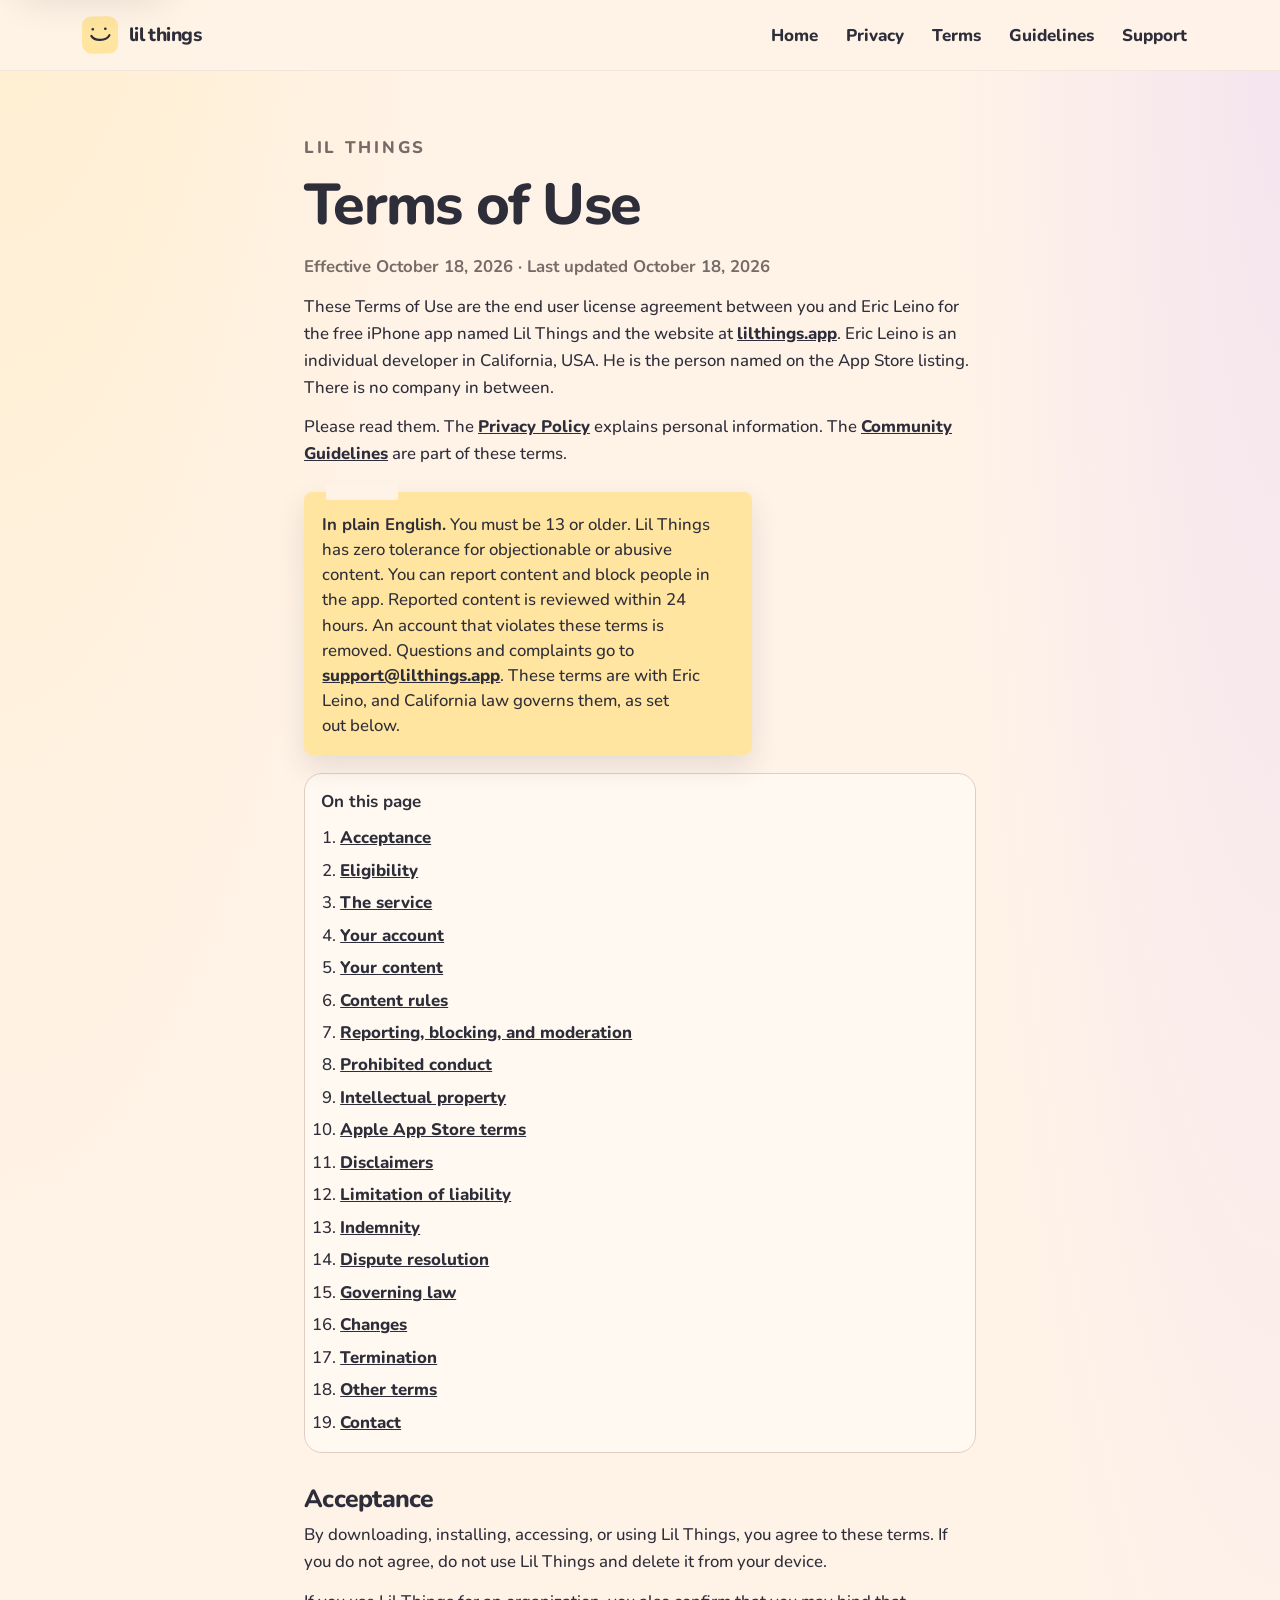
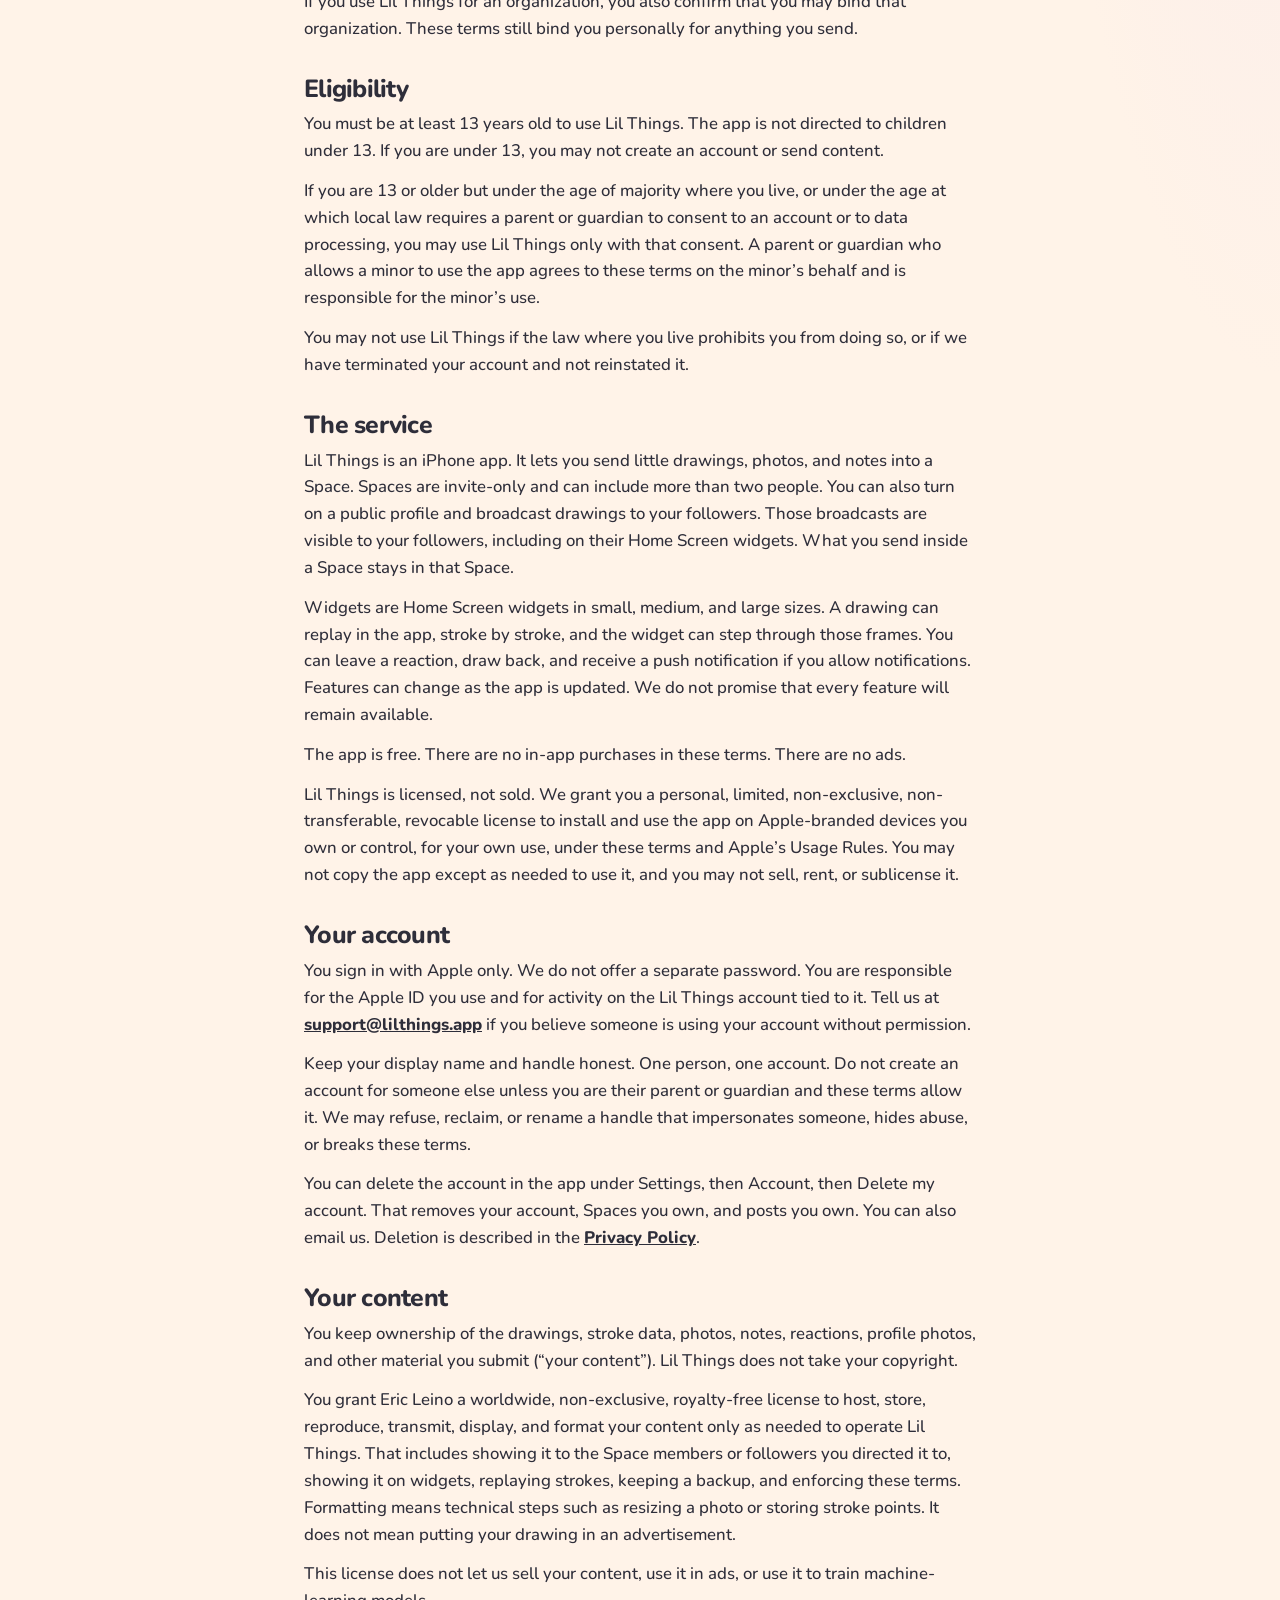
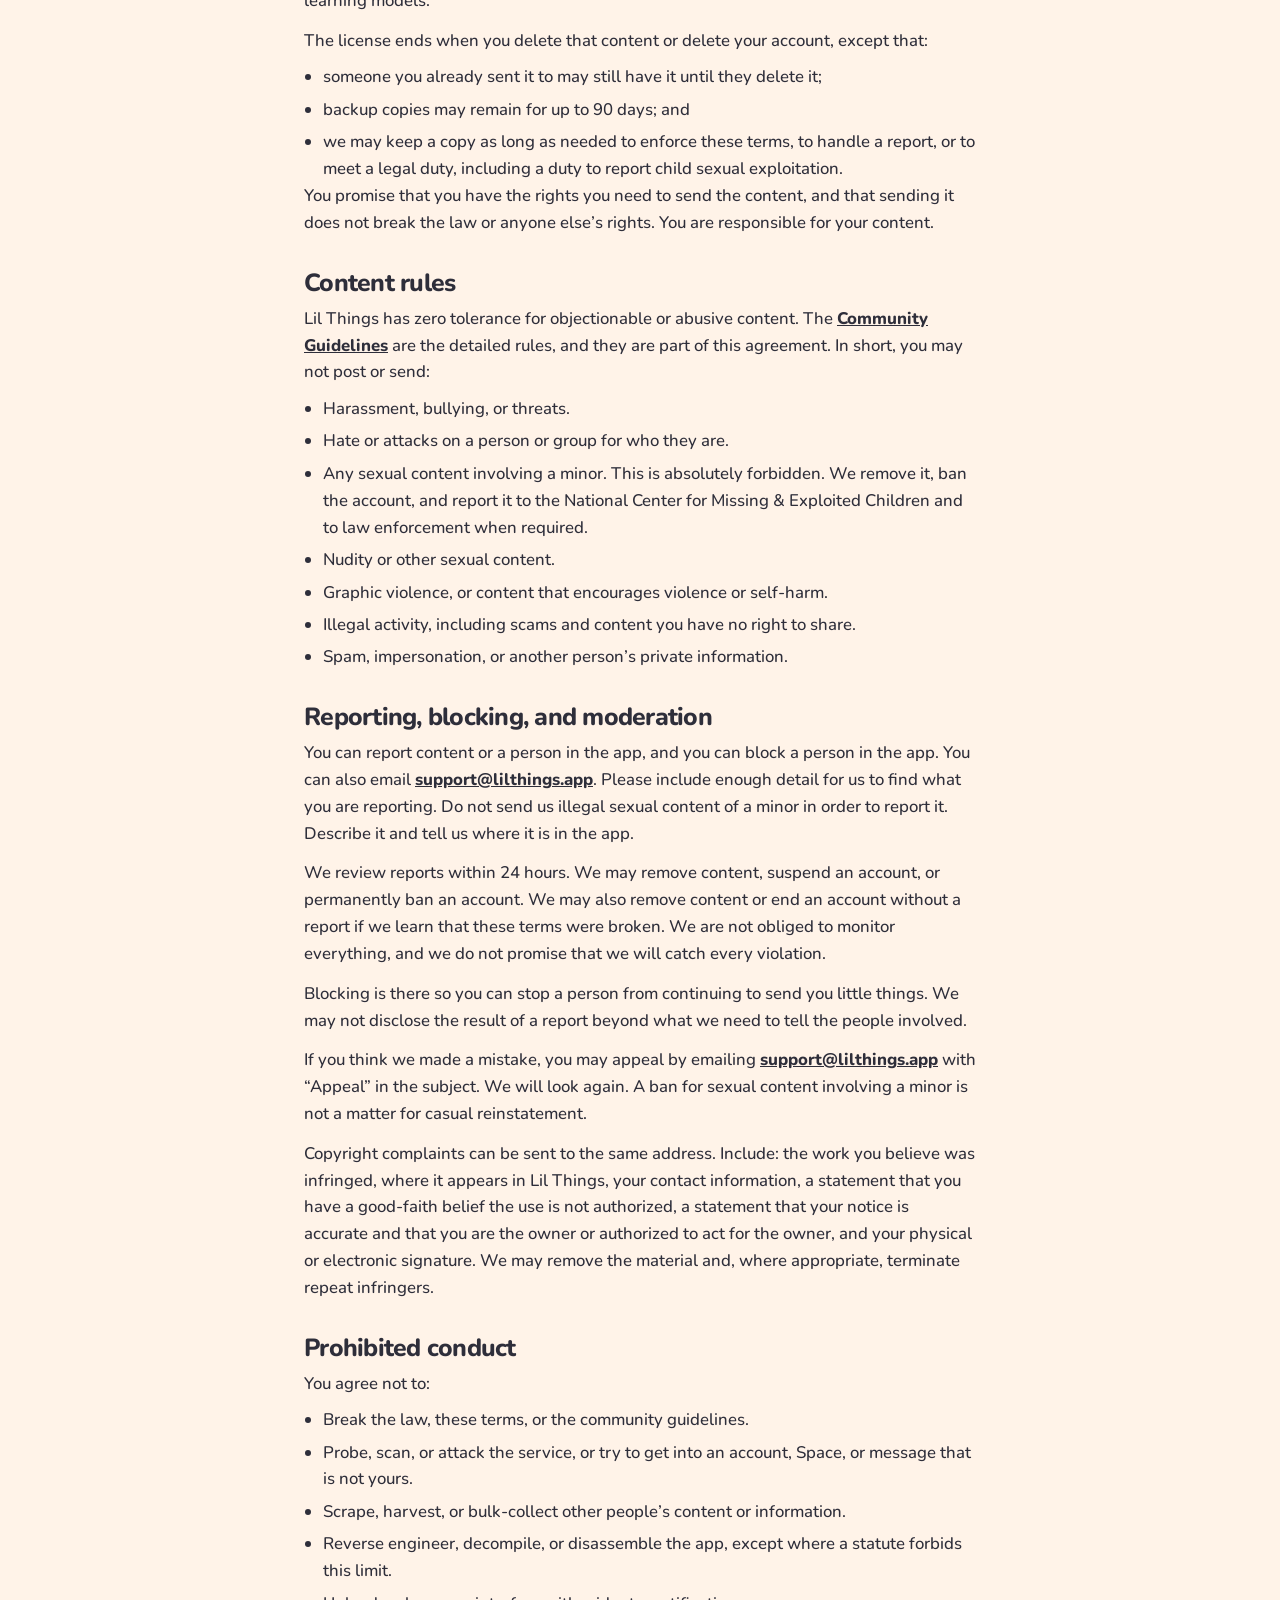
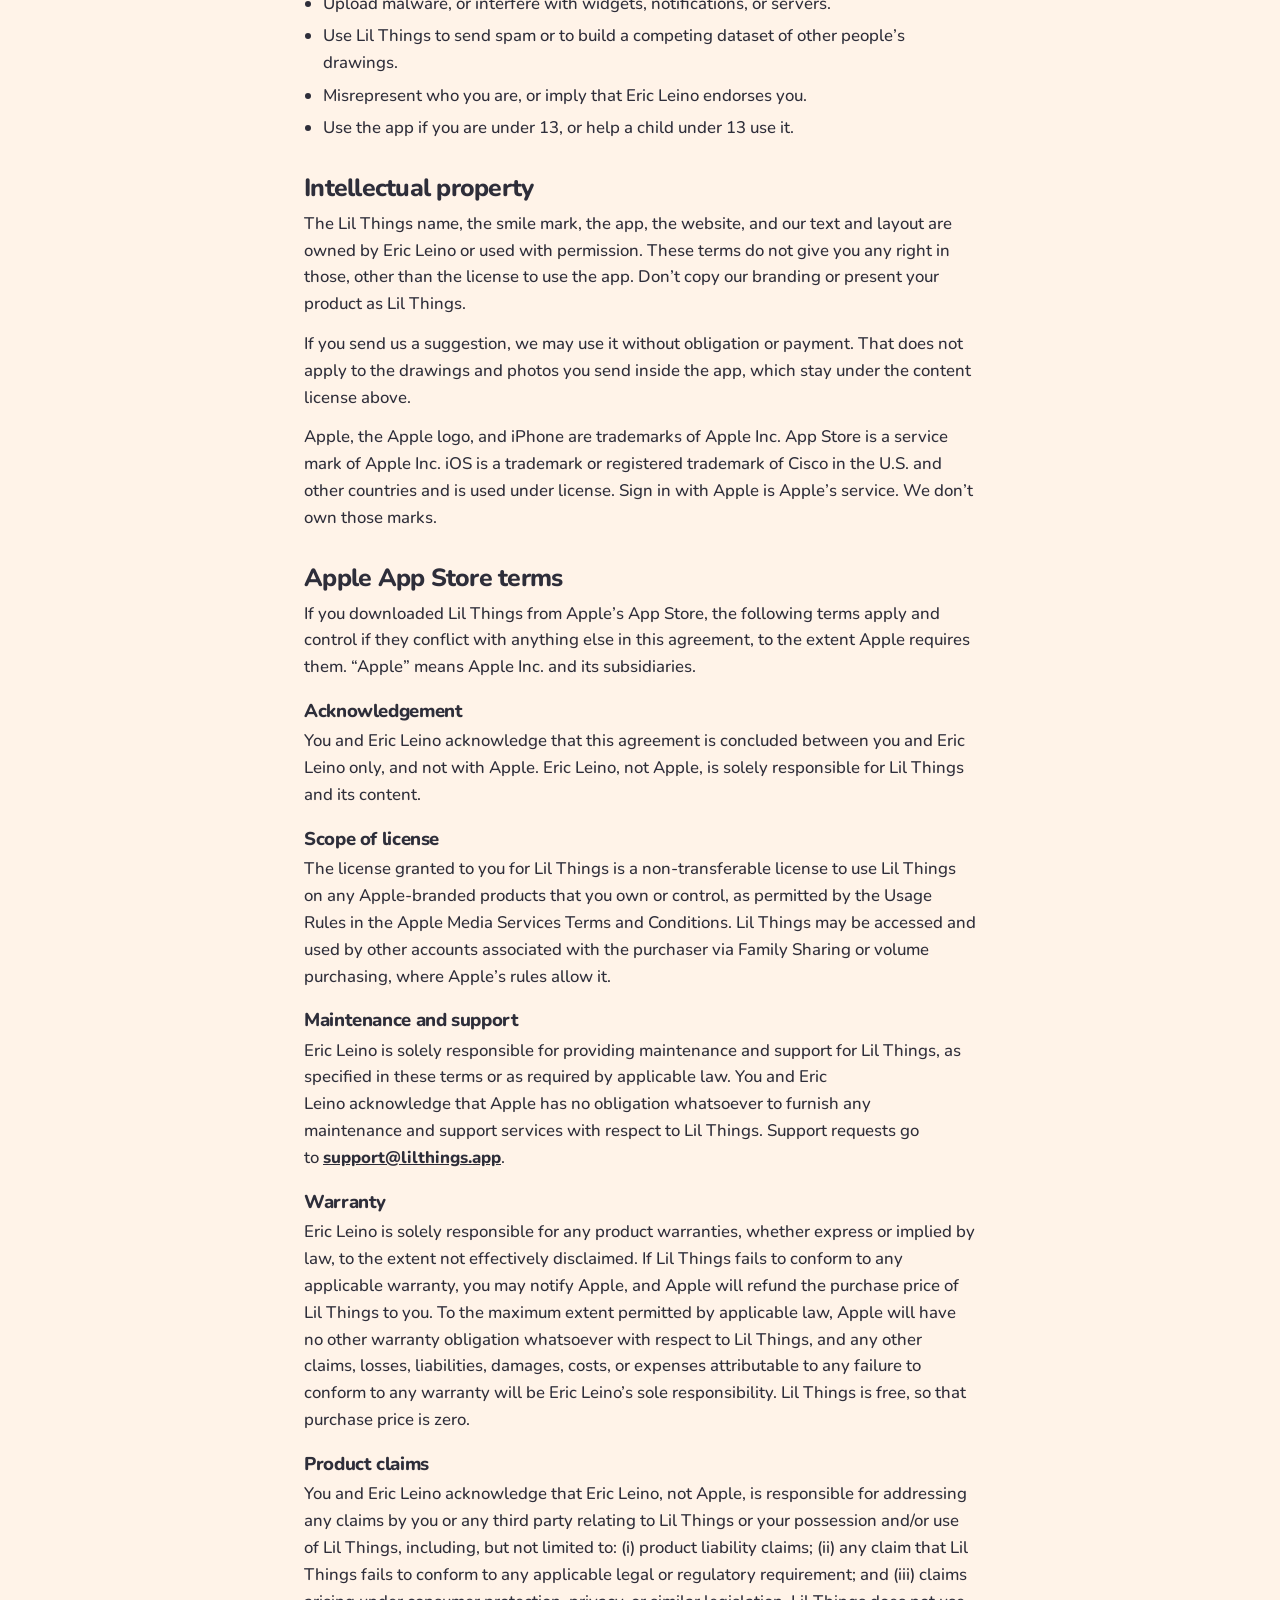
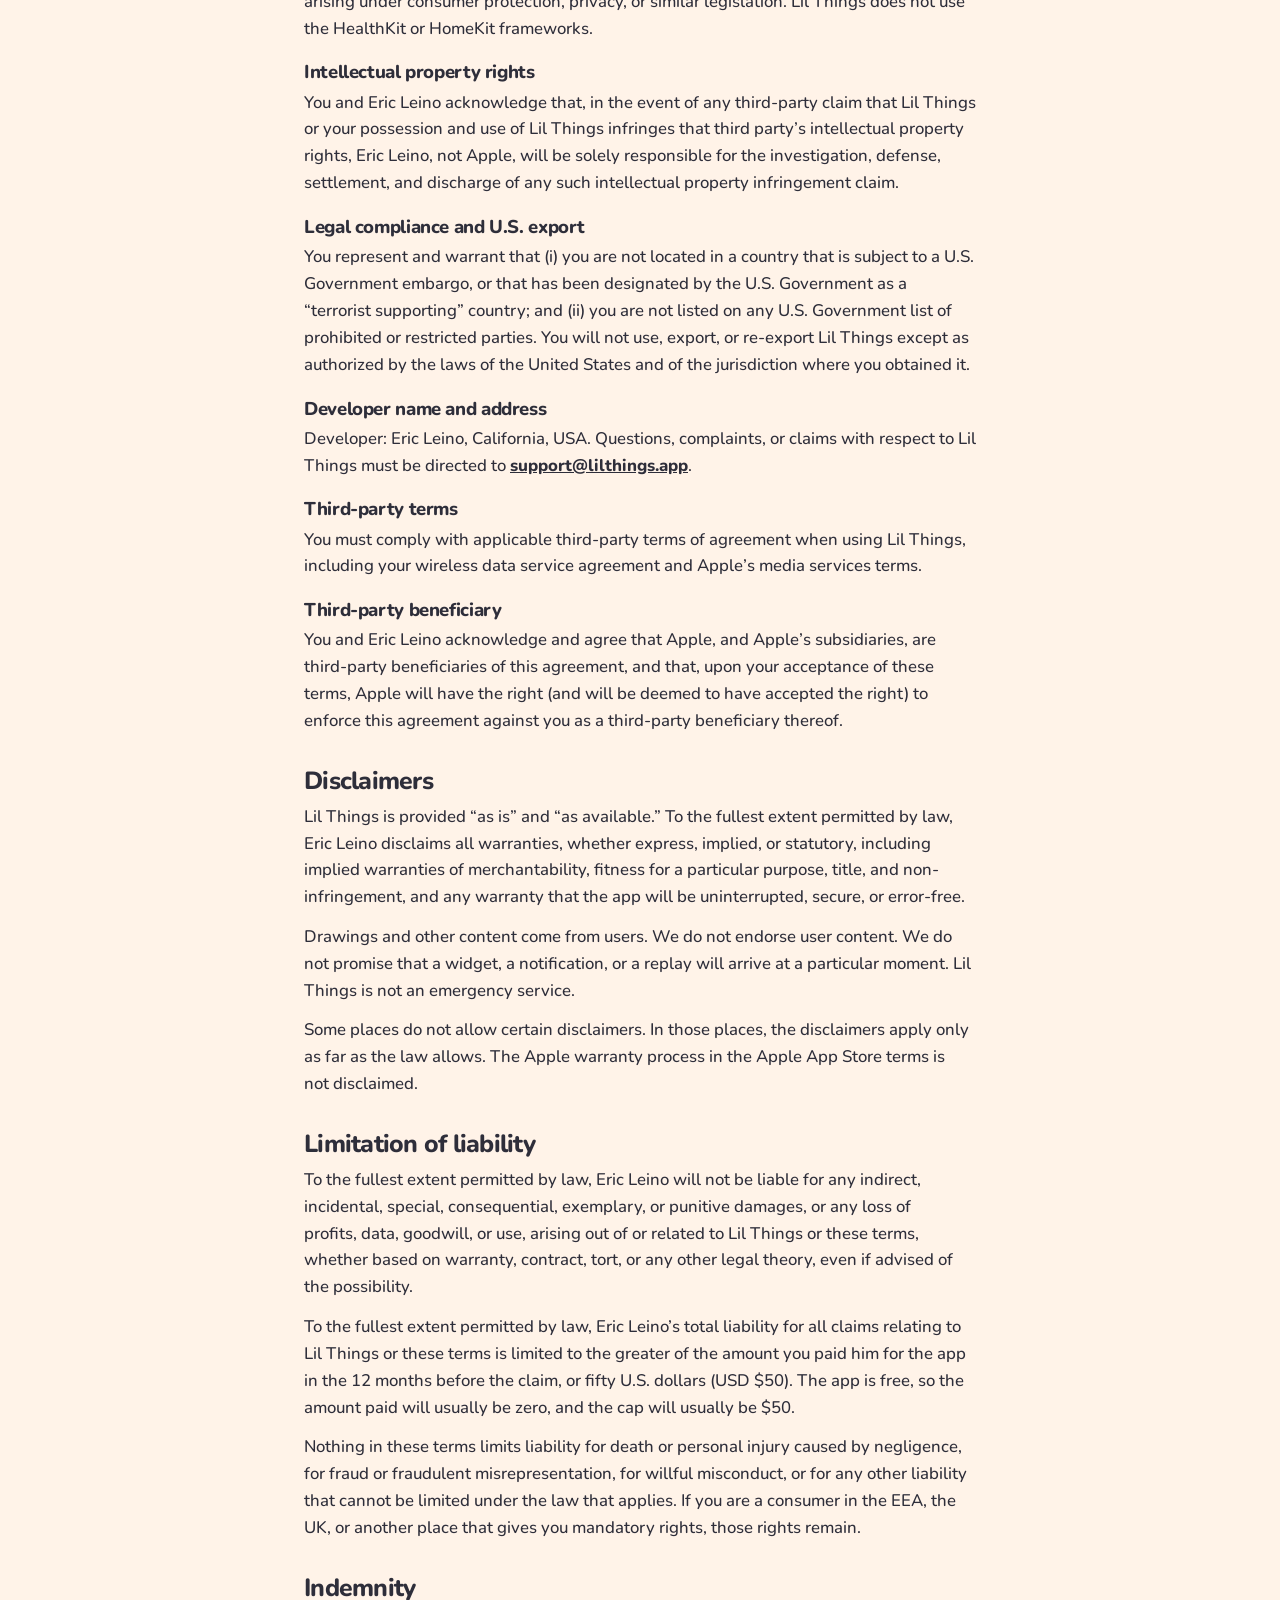
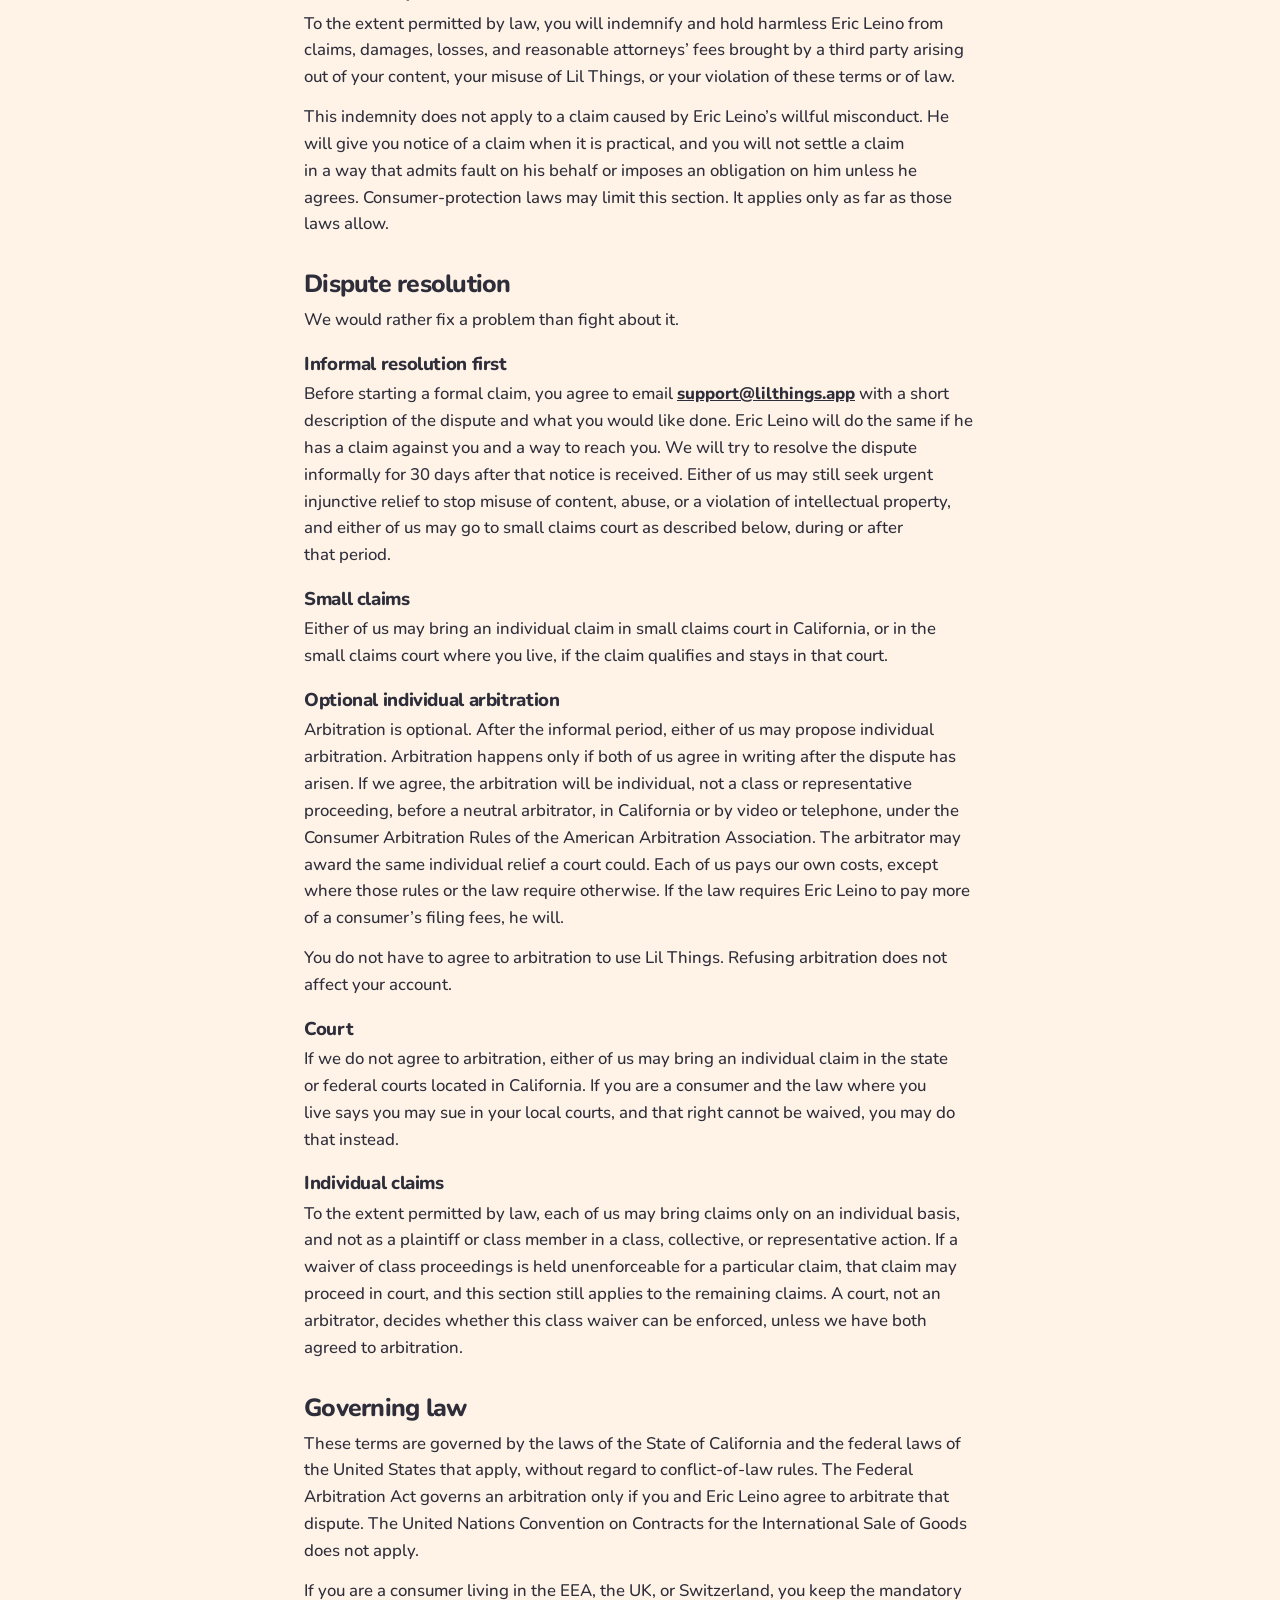
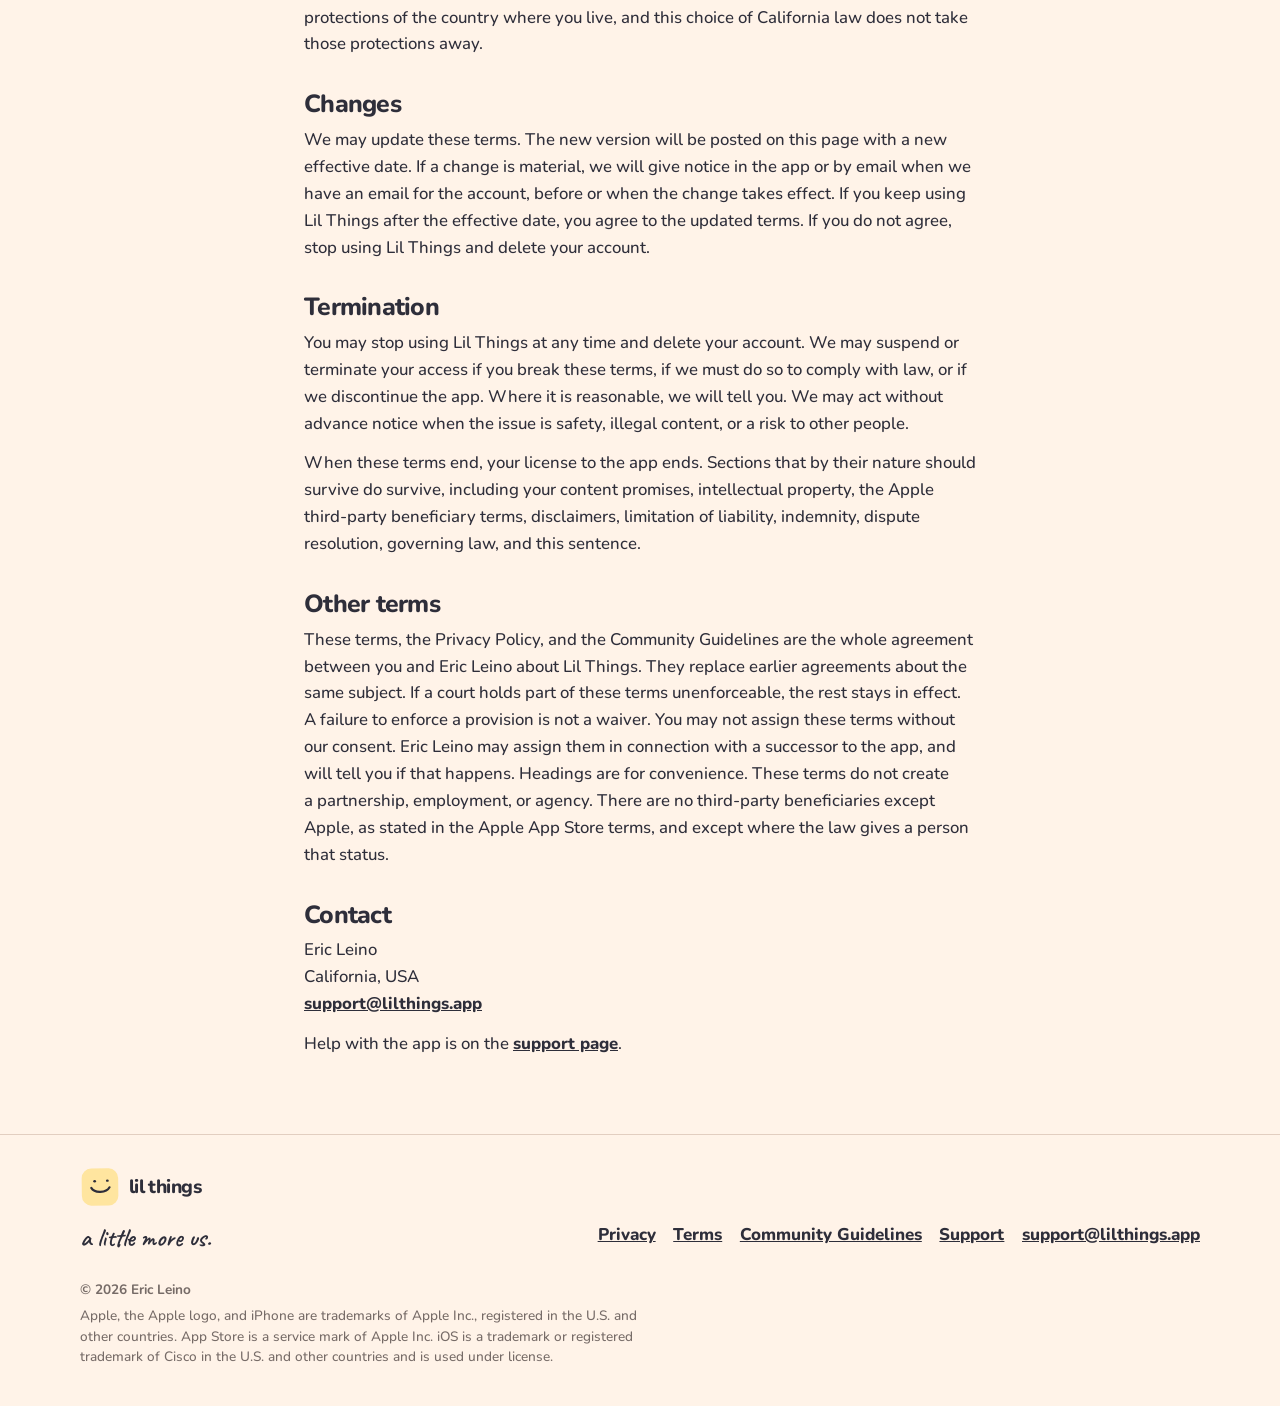
<file: terms.html>
<!DOCTYPE html>
<html lang="en">
<head>
  <meta charset="utf-8">
  <meta name="viewport" content="width=device-width, initial-scale=1">
  <title>Terms of Use — Lil Things</title>
  <meta name="description" content="Terms of Use for Lil Things, a free iOS app by Eric Leino. Eligibility, your content, community rules, and the Apple App Store terms.">
  <link rel="canonical" href="https://lilthings.app/terms.html">
  <meta name="theme-color" content="#FFF3E8">
  <meta name="color-scheme" content="light">
  <meta property="og:type" content="website">
  <meta property="og:site_name" content="Lil Things">
  <meta property="og:title" content="Terms of Use — Lil Things">
  <meta property="og:description" content="The terms for using Lil Things, including Apple App Store terms.">
  <meta property="og:url" content="https://lilthings.app/terms.html">
  <meta property="og:image" content="https://lilthings.app/assets/og.png">
  <meta name="twitter:card" content="summary_large_image">
  <meta name="twitter:title" content="Terms of Use — Lil Things">
  <meta name="twitter:description" content="The terms for using Lil Things, including Apple App Store terms.">
  <meta name="twitter:image" content="https://lilthings.app/assets/og.png">
  <link rel="icon" href="/favicon.svg" type="image/svg+xml">
  <link rel="icon" href="/favicon.ico" sizes="any">
  <link rel="apple-touch-icon" href="/assets/apple-touch-icon.png">
  <link rel="stylesheet" href="/assets/css/styles.css">
  <script>document.documentElement.classList.add("js");</script>
  <script src="/assets/js/analytics.js"></script>
</head>
<body>
  <a class="skip-link" href="#content">Skip to content</a>
  <header class="site-header" id="top">
    <div class="container header-inner">
      <a class="logo" href="/">
        <img class="logo-mark" src="/favicon.svg" width="40" height="40" alt="">
        <span>lil things</span>
      </a>
      <button class="nav-toggle" type="button" aria-expanded="false" aria-controls="site-nav">
        <span class="nav-toggle-label">Menu</span>
      </button>
      <nav class="site-nav" id="site-nav" aria-label="Primary">
        <a href="/">Home</a>
        <a href="/privacy.html">Privacy</a>
        <a href="/terms.html" aria-current="page">Terms</a>
        <a href="/community-guidelines.html">Guidelines</a>
        <a href="/support.html">Support</a>
      </nav>
    </div>
  </header>

  <main class="page-main" id="content">
    <article class="container prose">
      <p class="kicker">Lil Things</p>
      <h1>Terms of Use</h1>
      <p class="updated">Effective October 18, 2026 · Last updated October 18, 2026</p>
      <p>These Terms of Use are the end user license agreement between you and Eric Leino for the free iPhone app named Lil Things and the website at <a href="https://lilthings.app/">lilthings.app</a>. Eric Leino is an individual developer in California, USA. He is the person named on the App Store listing. There is no company in between.</p>
      <p>Please read them. The <a href="/privacy.html">Privacy Policy</a> explains personal information. The <a href="/community-guidelines.html">Community Guidelines</a> are part of these terms.</p>
      <div class="callout">
        <p><strong>In plain English.</strong> You must be 13 or older. Lil Things has zero tolerance for objectionable or abusive content. You can report content and block people in the app. Reported content is reviewed within 24 hours. An account that violates these terms is removed. Questions and complaints go to <a href="mailto:support@lilthings.app">support@lilthings.app</a>. These terms are with Eric Leino, and California law governs them, as set out below.</p>
      </div>

      <nav class="toc" aria-label="On this page">
        <strong>On this page</strong>
        <ol>
          <li><a href="#acceptance">Acceptance</a></li>
          <li><a href="#eligibility">Eligibility</a></li>
          <li><a href="#the-service">The service</a></li>
          <li><a href="#account">Your account</a></li>
          <li><a href="#content">Your content</a></li>
          <li><a href="#rules">Content rules</a></li>
          <li><a href="#moderation">Reporting, blocking, and moderation</a></li>
          <li><a href="#prohibited">Prohibited conduct</a></li>
          <li><a href="#ip">Intellectual property</a></li>
          <li><a href="#apple">Apple App Store terms</a></li>
          <li><a href="#disclaimers">Disclaimers</a></li>
          <li><a href="#liability">Limitation of liability</a></li>
          <li><a href="#indemnity">Indemnity</a></li>
          <li><a href="#disputes">Dispute resolution</a></li>
          <li><a href="#law">Governing law</a></li>
          <li><a href="#changes">Changes</a></li>
          <li><a href="#termination">Termination</a></li>
          <li><a href="#other">Other terms</a></li>
          <li><a href="#contact">Contact</a></li>
        </ol>
      </nav>

      <h2 id="acceptance">Acceptance</h2>
      <p>By downloading, installing, accessing, or using Lil Things, you agree to these terms. If you do not agree, do not use Lil Things and delete it from your device.</p>
      <p>If you use Lil Things for an organization, you also confirm that you may bind that organization. These terms still bind you personally for anything you send.</p>

      <h2 id="eligibility">Eligibility</h2>
      <p>You must be at least 13 years old to use Lil Things. The app is not directed to children under 13. If you are under 13, you may not create an account or send content.</p>
      <p>If you are 13 or older but under the age of majority where you live, or under the age at which local law requires a parent or guardian to consent to an account or to data processing, you may use Lil Things only with that consent. A parent or guardian who allows a minor to use the app agrees to these terms on the minor’s behalf and is responsible for the minor’s use.</p>
      <p>You may not use Lil Things if the law where you live prohibits you from doing so, or if we have terminated your account and not reinstated it.</p>

      <h2 id="the-service">The service</h2>
      <p>Lil Things is an iPhone app. It lets you send little drawings, photos, and notes into a Space. Spaces are invite-only and can include more than two people. You can also turn on a public profile and broadcast drawings to your followers. Those broadcasts are visible to your followers, including on their Home Screen widgets. What you send inside a Space stays in that Space.</p>
      <p>Widgets are Home Screen widgets in small, medium, and large sizes. A drawing can replay in the app, stroke by stroke, and the widget can step through those frames. You can leave a reaction, draw back, and receive a push notification if you allow notifications. Features can change as the app is updated. We do not promise that every feature will remain available.</p>
      <p>The app is free. There are no in-app purchases in these terms. There are no ads.</p>
      <p>Lil Things is licensed, not sold. We grant you a personal, limited, non-exclusive, non-transferable, revocable license to install and use the app on Apple-branded devices you own or control, for your own use, under these terms and Apple’s Usage Rules. You may not copy the app except as needed to use it, and you may not sell, rent, or sublicense it.</p>

      <h2 id="account">Your account</h2>
      <p>You sign in with Apple only. We do not offer a separate password. You are responsible for the Apple ID you use and for activity on the Lil Things account tied to it. Tell us at <a href="mailto:support@lilthings.app">support@lilthings.app</a> if you believe someone is using your account without permission.</p>
      <p>Keep your display name and handle honest. One person, one account. Do not create an account for someone else unless you are their parent or guardian and these terms allow it. We may refuse, reclaim, or rename a handle that impersonates someone, hides abuse, or breaks these terms.</p>
      <p>You can delete the account in the app under Settings, then Account, then Delete my account. That removes your account, Spaces you own, and posts you own. You can also email us. Deletion is described in the <a href="/privacy.html">Privacy Policy</a>.</p>

      <h2 id="content">Your content</h2>
      <p>You keep ownership of the drawings, stroke data, photos, notes, reactions, profile photos, and other material you submit (“your content”). Lil Things does not take your copyright.</p>
      <p>You grant Eric Leino a worldwide, non-exclusive, royalty-free license to host, store, reproduce, transmit, display, and format your content only as needed to operate Lil Things. That includes showing it to the Space members or followers you directed it to, showing it on widgets, replaying strokes, keeping a backup, and enforcing these terms. Formatting means technical steps such as resizing a photo or storing stroke points. It does not mean putting your drawing in an advertisement.</p>
      <p>This license does not let us sell your content, use it in ads, or use it to train machine-learning models.</p>
      <p>The license ends when you delete that content or delete your account, except that:</p>
      <ul>
        <li>someone you already sent it to may still have it until they delete it;</li>
        <li>backup copies may remain for up to 90 days; and</li>
        <li>we may keep a copy as long as needed to enforce these terms, to handle a report, or to meet a legal duty, including a duty to report child sexual exploitation.</li>
      </ul>
      <p>You promise that you have the rights you need to send the content, and that sending it does not break the law or anyone else’s rights. You are responsible for your content.</p>

      <h2 id="rules">Content rules</h2>
      <p>Lil Things has zero tolerance for objectionable or abusive content. The <a href="/community-guidelines.html">Community Guidelines</a> are the detailed rules, and they are part of this agreement. In short, you may not post or send:</p>
      <ul>
        <li>Harassment, bullying, or threats.</li>
        <li>Hate or attacks on a person or group for who they are.</li>
        <li>Any sexual content involving a minor. This is absolutely forbidden. We remove it, ban the account, and report it to the National Center for Missing &amp; Exploited Children and to law enforcement when required.</li>
        <li>Nudity or other sexual content.</li>
        <li>Graphic violence, or content that encourages violence or self-harm.</li>
        <li>Illegal activity, including scams and content you have no right to share.</li>
        <li>Spam, impersonation, or another person’s private information.</li>
      </ul>

      <h2 id="moderation">Reporting, blocking, and moderation</h2>
      <p>You can report content or a person in the app, and you can block a person in the app. You can also email <a href="mailto:support@lilthings.app">support@lilthings.app</a>. Please include enough detail for us to find what you are reporting. Do not send us illegal sexual content of a minor in order to report it. Describe it and tell us where it is in the app.</p>
      <p>We review reports within 24 hours. We may remove content, suspend an account, or permanently ban an account. We may also remove content or end an account without a report if we learn that these terms were broken. We are not obliged to monitor everything, and we do not promise that we will catch every violation.</p>
      <p>Blocking is there so you can stop a person from continuing to send you little things. We may not disclose the result of a report beyond what we need to tell the people involved.</p>
      <p>If you think we made a mistake, you may appeal by emailing <a href="mailto:support@lilthings.app">support@lilthings.app</a> with “Appeal” in the subject. We will look again. A ban for sexual content involving a minor is not a matter for casual reinstatement.</p>
      <p>Copyright complaints can be sent to the same address. Include: the work you believe was infringed, where it appears in Lil Things, your contact information, a statement that you have a good-faith belief the use is not authorized, a statement that your notice is accurate and that you are the owner or authorized to act for the owner, and your physical or electronic signature. We may remove the material and, where appropriate, terminate repeat infringers.</p>

      <h2 id="prohibited">Prohibited conduct</h2>
      <p>You agree not to:</p>
      <ul>
        <li>Break the law, these terms, or the community guidelines.</li>
        <li>Probe, scan, or attack the service, or try to get into an account, Space, or message that is not yours.</li>
        <li>Scrape, harvest, or bulk-collect other people’s content or information.</li>
        <li>Reverse engineer, decompile, or disassemble the app, except where a statute forbids this limit.</li>
        <li>Upload malware, or interfere with widgets, notifications, or servers.</li>
        <li>Use Lil Things to send spam or to build a competing dataset of other people’s drawings.</li>
        <li>Misrepresent who you are, or imply that Eric Leino endorses you.</li>
        <li>Use the app if you are under 13, or help a child under 13 use it.</li>
      </ul>

      <h2 id="ip">Intellectual property</h2>
      <p>The Lil Things name, the smile mark, the app, the website, and our text and layout are owned by Eric Leino or used with permission. These terms do not give you any right in those, other than the license to use the app. Don’t copy our branding or present your product as Lil Things.</p>
      <p>If you send us a suggestion, we may use it without obligation or payment. That does not apply to the drawings and photos you send inside the app, which stay under the content license above.</p>
      <p>Apple, the Apple logo, and iPhone are trademarks of Apple Inc. App Store is a service mark of Apple Inc. iOS is a trademark or registered trademark of Cisco in the U.S. and other countries and is used under license. Sign in with Apple is Apple’s service. We don’t own those marks.</p>

      <h2 id="apple">Apple App Store terms</h2>
      <p>If you downloaded Lil Things from Apple’s App Store, the following terms apply and control if they conflict with anything else in this agreement, to the extent Apple requires them. “Apple” means Apple Inc. and its subsidiaries.</p>
      <h3>Acknowledgement</h3>
      <p>You and Eric Leino acknowledge that this agreement is concluded between you and Eric Leino only, and not with Apple. Eric Leino, not Apple, is solely responsible for Lil Things and its content.</p>
      <h3>Scope of license</h3>
      <p>The license granted to you for Lil Things is a non-transferable license to use Lil Things on any Apple-branded products that you own or control, as permitted by the Usage Rules in the Apple Media Services Terms and Conditions. Lil Things may be accessed and used by other accounts associated with the purchaser via Family Sharing or volume purchasing, where Apple’s rules allow it.</p>
      <h3>Maintenance and support</h3>
      <p>Eric Leino is solely responsible for providing maintenance and support for Lil Things, as specified in these terms or as required by applicable law. You and Eric Leino acknowledge that Apple has no obligation whatsoever to furnish any maintenance and support services with respect to Lil Things. Support requests go to <a href="mailto:support@lilthings.app">support@lilthings.app</a>.</p>
      <h3>Warranty</h3>
      <p>Eric Leino is solely responsible for any product warranties, whether express or implied by law, to the extent not effectively disclaimed. If Lil Things fails to conform to any applicable warranty, you may notify Apple, and Apple will refund the purchase price of Lil Things to you. To the maximum extent permitted by applicable law, Apple will have no other warranty obligation whatsoever with respect to Lil Things, and any other claims, losses, liabilities, damages, costs, or expenses attributable to any failure to conform to any warranty will be Eric Leino’s sole responsibility. Lil Things is free, so that purchase price is zero.</p>
      <h3>Product claims</h3>
      <p>You and Eric Leino acknowledge that Eric Leino, not Apple, is responsible for addressing any claims by you or any third party relating to Lil Things or your possession and/or use of Lil Things, including, but not limited to: (i) product liability claims; (ii) any claim that Lil Things fails to conform to any applicable legal or regulatory requirement; and (iii) claims arising under consumer protection, privacy, or similar legislation. Lil Things does not use the HealthKit or HomeKit frameworks.</p>
      <h3>Intellectual property rights</h3>
      <p>You and Eric Leino acknowledge that, in the event of any third-party claim that Lil Things or your possession and use of Lil Things infringes that third party’s intellectual property rights, Eric Leino, not Apple, will be solely responsible for the investigation, defense, settlement, and discharge of any such intellectual property infringement claim.</p>
      <h3>Legal compliance and U.S. export</h3>
      <p>You represent and warrant that (i) you are not located in a country that is subject to a U.S. Government embargo, or that has been designated by the U.S. Government as a “terrorist supporting” country; and (ii) you are not listed on any U.S. Government list of prohibited or restricted parties. You will not use, export, or re-export Lil Things except as authorized by the laws of the United States and of the jurisdiction where you obtained it.</p>
      <h3>Developer name and address</h3>
      <p>Developer: Eric Leino, California, USA. Questions, complaints, or claims with respect to Lil Things must be directed to <a href="mailto:support@lilthings.app">support@lilthings.app</a>.</p>
      <h3>Third-party terms</h3>
      <p>You must comply with applicable third-party terms of agreement when using Lil Things, including your wireless data service agreement and Apple’s media services terms.</p>
      <h3>Third-party beneficiary</h3>
      <p>You and Eric Leino acknowledge and agree that Apple, and Apple’s subsidiaries, are third-party beneficiaries of this agreement, and that, upon your acceptance of these terms, Apple will have the right (and will be deemed to have accepted the right) to enforce this agreement against you as a third-party beneficiary thereof.</p>

      <h2 id="disclaimers">Disclaimers</h2>
      <p>Lil Things is provided “as is” and “as available.” To the fullest extent permitted by law, Eric Leino disclaims all warranties, whether express, implied, or statutory, including implied warranties of merchantability, fitness for a particular purpose, title, and non-infringement, and any warranty that the app will be uninterrupted, secure, or error-free.</p>
      <p>Drawings and other content come from users. We do not endorse user content. We do not promise that a widget, a notification, or a replay will arrive at a particular moment. Lil Things is not an emergency service.</p>
      <p>Some places do not allow certain disclaimers. In those places, the disclaimers apply only as far as the law allows. The Apple warranty process in the Apple App Store terms is not disclaimed.</p>

      <h2 id="liability">Limitation of liability</h2>
      <p>To the fullest extent permitted by law, Eric Leino will not be liable for any indirect, incidental, special, consequential, exemplary, or punitive damages, or any loss of profits, data, goodwill, or use, arising out of or related to Lil Things or these terms, whether based on warranty, contract, tort, or any other legal theory, even if advised of the possibility.</p>
      <p>To the fullest extent permitted by law, Eric Leino’s total liability for all claims relating to Lil Things or these terms is limited to the greater of the amount you paid him for the app in the 12 months before the claim, or fifty U.S. dollars (USD $50). The app is free, so the amount paid will usually be zero, and the cap will usually be $50.</p>
      <p>Nothing in these terms limits liability for death or personal injury caused by negligence, for fraud or fraudulent misrepresentation, for willful misconduct, or for any other liability that cannot be limited under the law that applies. If you are a consumer in the EEA, the UK, or another place that gives you mandatory rights, those rights remain.</p>

      <h2 id="indemnity">Indemnity</h2>
      <p>To the extent permitted by law, you will indemnify and hold harmless Eric Leino from claims, damages, losses, and reasonable attorneys’ fees brought by a third party arising out of your content, your misuse of Lil Things, or your violation of these terms or of law.</p>
      <p>This indemnity does not apply to a claim caused by Eric Leino’s willful misconduct. He will give you notice of a claim when it is practical, and you will not settle a claim in a way that admits fault on his behalf or imposes an obligation on him unless he agrees. Consumer-protection laws may limit this section. It applies only as far as those laws allow.</p>

      <h2 id="disputes">Dispute resolution</h2>
      <p>We would rather fix a problem than fight about it.</p>
      <h3>Informal resolution first</h3>
      <p>Before starting a formal claim, you agree to email <a href="mailto:support@lilthings.app">support@lilthings.app</a> with a short description of the dispute and what you would like done. Eric Leino will do the same if he has a claim against you and a way to reach you. We will try to resolve the dispute informally for 30 days after that notice is received. Either of us may still seek urgent injunctive relief to stop misuse of content, abuse, or a violation of intellectual property, and either of us may go to small claims court as described below, during or after that period.</p>
      <h3>Small claims</h3>
      <p>Either of us may bring an individual claim in small claims court in California, or in the small claims court where you live, if the claim qualifies and stays in that court.</p>
      <h3>Optional individual arbitration</h3>
      <p>Arbitration is optional. After the informal period, either of us may propose individual arbitration. Arbitration happens only if both of us agree in writing after the dispute has arisen. If we agree, the arbitration will be individual, not a class or representative proceeding, before a neutral arbitrator, in California or by video or telephone, under the Consumer Arbitration Rules of the American Arbitration Association. The arbitrator may award the same individual relief a court could. Each of us pays our own costs, except where those rules or the law require otherwise. If the law requires Eric Leino to pay more of a consumer’s filing fees, he will.</p>
      <p>You do not have to agree to arbitration to use Lil Things. Refusing arbitration does not affect your account.</p>
      <h3>Court</h3>
      <p>If we do not agree to arbitration, either of us may bring an individual claim in the state or federal courts located in California. If you are a consumer and the law where you live says you may sue in your local courts, and that right cannot be waived, you may do that instead.</p>
      <h3>Individual claims</h3>
      <p>To the extent permitted by law, each of us may bring claims only on an individual basis, and not as a plaintiff or class member in a class, collective, or representative action. If a waiver of class proceedings is held unenforceable for a particular claim, that claim may proceed in court, and this section still applies to the remaining claims. A court, not an arbitrator, decides whether this class waiver can be enforced, unless we have both agreed to arbitration.</p>

      <h2 id="law">Governing law</h2>
      <p>These terms are governed by the laws of the State of California and the federal laws of the United States that apply, without regard to conflict-of-law rules. The Federal Arbitration Act governs an arbitration only if you and Eric Leino agree to arbitrate that dispute. The United Nations Convention on Contracts for the International Sale of Goods does not apply.</p>
      <p>If you are a consumer living in the EEA, the UK, or Switzerland, you keep the mandatory protections of the country where you live, and this choice of California law does not take those protections away.</p>

      <h2 id="changes">Changes</h2>
      <p>We may update these terms. The new version will be posted on this page with a new effective date. If a change is material, we will give notice in the app or by email when we have an email for the account, before or when the change takes effect. If you keep using Lil Things after the effective date, you agree to the updated terms. If you do not agree, stop using Lil Things and delete your account.</p>

      <h2 id="termination">Termination</h2>
      <p>You may stop using Lil Things at any time and delete your account. We may suspend or terminate your access if you break these terms, if we must do so to comply with law, or if we discontinue the app. Where it is reasonable, we will tell you. We may act without advance notice when the issue is safety, illegal content, or a risk to other people.</p>
      <p>When these terms end, your license to the app ends. Sections that by their nature should survive do survive, including your content promises, intellectual property, the Apple third-party beneficiary terms, disclaimers, limitation of liability, indemnity, dispute resolution, governing law, and this sentence.</p>

      <h2 id="other">Other terms</h2>
      <p>These terms, the Privacy Policy, and the Community Guidelines are the whole agreement between you and Eric Leino about Lil Things. They replace earlier agreements about the same subject. If a court holds part of these terms unenforceable, the rest stays in effect. A failure to enforce a provision is not a waiver. You may not assign these terms without our consent. Eric Leino may assign them in connection with a successor to the app, and will tell you if that happens. Headings are for convenience. These terms do not create a partnership, employment, or agency. There are no third-party beneficiaries except Apple, as stated in the Apple App Store terms, and except where the law gives a person that status.</p>

      <h2 id="contact">Contact</h2>
      <p>Eric Leino<br>California, USA<br><a href="mailto:support@lilthings.app">support@lilthings.app</a></p>
      <p>Help with the app is on the <a href="/support.html">support page</a>.</p>
    </article>
  </main>

  <footer class="site-footer">
    <div class="container">
      <div class="footer-grid">
        <div class="footer-brand">
          <a class="logo" href="/">
            <img class="logo-mark" src="/favicon.svg" width="40" height="40" alt="">
            <span>lil things</span>
          </a>
          <span class="script">a little more us.</span>
        </div>
        <nav class="footer-nav" aria-label="Footer">
          <a href="/privacy.html">Privacy</a>
          <a href="/terms.html">Terms</a>
          <a href="/community-guidelines.html">Community Guidelines</a>
          <a href="/support.html">Support</a>
          <a href="mailto:support@lilthings.app">support@lilthings.app</a>
        </nav>
      </div>
      <p class="copyright">© 2026 Eric Leino</p>
      <p class="legal">Apple, the Apple logo, and iPhone are trademarks of Apple Inc., registered in the U.S. and other countries. App Store is a service mark of Apple Inc. iOS is a trademark or registered trademark of Cisco in the U.S. and other countries and is used under license.</p>
    </div>
  </footer>
  <script src="/assets/js/mascot.js" defer></script>
  <script src="/assets/js/main.js" defer></script>
</body>
</html>
</file>
<file: assets/css/teaser.css>
/* Lil Things launch page. Cream paper, charcoal ink, pastel square notes.
   Matches the iOS onboarding: Nunito stands in for rounded system type,
   Caveat for the handwritten notes. */
@font-face { font-family: "Nunito"; font-weight: 500; font-display: swap; src: url("../fonts/nunito-500.woff2") format("woff2"); }
@font-face { font-family: "Nunito"; font-weight: 700; font-display: swap; src: url("../fonts/nunito-700.woff2") format("woff2"); }
@font-face { font-family: "Nunito"; font-weight: 800; font-display: swap; src: url("../fonts/nunito-800.woff2") format("woff2"); }
@font-face { font-family: "Caveat"; font-weight: 600; font-display: swap; src: url("../fonts/caveat-600.woff2") format("woff2"); }

:root {
  --paper: #fff3e8;
  --ink: #2e2e3a;
  --muted: #766b67;
  --yellow: #ffe59f;
  --lavender: #ead6f6;
  --sage: #d6e6c9;
  --peach: #ffd7c2;
  --pink: #f9c5d3;
  --card: #fff9f1;
  --field: #f3e3d6;
  --line: #e2cec0;
  --phone: #fff9f1;
  --phone-edge: #2e2e3a;
  --ok: #1f7a45;
  --err: #9d1c16;
  --shadow: 0 16px 36px rgba(46, 46, 58, 0.14);
  --font: "Nunito", ui-rounded, "SF Pro Rounded", "Avenir Next", system-ui, sans-serif;
  --script: "Caveat", "Segoe Script", cursive;
  color-scheme: light dark;
}

@media (prefers-color-scheme: dark) {
  :root {
    --paper: #29262e;
    --ink: #fff3e8;
    --muted: #c5b9b1;
    --card: #342f38;
    --field: #403840;
    --line: #5f535e;
    --phone: #342f38;
    --phone-edge: #1a181e;
    --ok: #8fd6ae;
    --err: #ffb4ab;
    --shadow: 0 18px 40px rgba(0, 0, 0, 0.4);
  }
}

*, *::before, *::after { box-sizing: border-box; }
html, body { margin: 0; }
html { background: var(--paper); -webkit-text-size-adjust: 100%; }
body {
  min-height: 100vh;
  min-height: 100dvh;
  display: flex;
  flex-direction: column;
  font-family: var(--font);
  font-weight: 500;
  color: var(--ink);
  background:
    radial-gradient(42rem 28rem at 100% -8%, color-mix(in srgb, var(--lavender) 70%, transparent), transparent 62%),
    radial-gradient(36rem 24rem at -12% 108%, color-mix(in srgb, var(--peach) 75%, transparent), transparent 60%),
    var(--paper);
  -webkit-font-smoothing: antialiased;
  line-height: 1.5;
  overflow-x: clip;
}
img, svg { max-width: 100%; }
a { color: inherit; }
:focus-visible { outline: 3px solid var(--ink); outline-offset: 3px; border-radius: 8px; }
::selection { background: var(--yellow); color: #2e2e3a; }

.sr-only, .hp {
  position: absolute !important; width: 1px; height: 1px; padding: 0; margin: -1px;
  overflow: hidden; clip: rect(0 0 0 0); white-space: nowrap; border: 0;
}
.skip-link {
  position: absolute; left: 1rem; top: -4rem; z-index: 10;
  background: var(--ink); color: var(--paper); padding: .6rem 1rem; border-radius: 999px;
  text-decoration: none; font-weight: 800;
}
.skip-link:focus { top: 1rem; }

.top, main, .foot {
  width: min(1080px, calc(100% - 2rem));
  margin-inline: auto;
}
.top {
  padding: max(1rem, env(safe-area-inset-top)) 0 0;
  display: flex;
  align-items: center;
  justify-content: space-between;
  gap: .75rem 1rem;
  flex-wrap: wrap;
}
.brand {
  display: inline-flex;
  align-items: center;
  gap: .65rem;
  text-decoration: none;
  font-weight: 800;
  font-size: 1.2rem;
  letter-spacing: -0.03em;
  min-width: 0;
}
.brand .name { line-height: 1.2; }
.pill {
  font-size: .82rem;
  font-weight: 800;
  line-height: 1.25;
  text-align: center;
  padding: .45rem .8rem;
  border-radius: 999px;
  background: var(--sage);
  color: #2e2e3a;
  max-width: 12rem;
}

.mascot-slot {
  display: block;
  flex: none;
  width: 40px;
  height: 40px;
  background: url("/favicon.svg") center / contain no-repeat;
}
.mascot-slot.is-live { background: none; }
.mascot-slot .mascot { width: 100%; height: 100%; display: block; overflow: visible; }
.mascot .lid, .mascot .squint { display: none; }
.brand-mascot { width: 42px; height: 42px; }
.hero-mascot { width: clamp(104px, 16vw, 136px); height: clamp(104px, 16vw, 136px); }
.mascot-wrap { position: relative; width: max-content; margin-bottom: .35rem; }
.mascot-wrap::before,
.mascot-wrap::after {
  content: "";
  position: absolute;
  width: .85rem;
  height: .85rem;
  background: #2e2e3a;
  pointer-events: none;
  clip-path: polygon(50% 0, 62% 38%, 100% 50%, 62% 62%, 50% 100%, 38% 62%, 0 50%, 38% 38%);
}
.mascot-wrap::before { left: -.2rem; top: -.05rem; transform: rotate(-12deg); }
.mascot-wrap::after { right: -.45rem; bottom: .7rem; width: .6rem; height: .6rem; background: #5f3fa6; }
.mascot-wrap.is-welcome::before { animation: twinkle .9s ease-in-out infinite; }
.mascot-wrap.is-welcome::after { animation: twinkle 1.15s .15s ease-in-out infinite; }
@keyframes twinkle {
  0%, 100% { transform: rotate(-12deg) scale(.75); opacity: .45; }
  50% { transform: rotate(10deg) scale(1.28); opacity: 1; }
}

.hero {
  display: grid;
  grid-template-columns: minmax(0, 1fr) minmax(260px, 380px);
  grid-template-areas:
    "intro art"
    "lede art"
    "join art";
  gap: .85rem clamp(1.5rem, 4vw, 3.5rem);
  align-items: start;
  padding: clamp(1.2rem, 3vh, 2.2rem) 0 1.25rem;
}
.intro { grid-area: intro; min-width: 0; }
.lede { grid-area: lede; }
.art { grid-area: art; }
.join { grid-area: join; justify-self: start; }

.script {
  font-family: var(--script);
  font-weight: 600;
  font-size: clamp(1.7rem, 3vw, 2.2rem);
  line-height: 1.15;
  margin: 0;
  padding: .08em 0 .28em;
  transform: rotate(-2deg);
  transform-origin: left center;
  color: var(--ink);
}
.scribble {
  display: block;
  width: min(11rem, 70%);
  height: 1.15rem;
  margin: -.35rem 0 .35rem;
  color: var(--ink);
  overflow: visible;
}
.scribble path {
  stroke-dasharray: 220;
  stroke-dashoffset: 220;
  animation: draw-line 1.05s .4s ease forwards;
}
h1 {
  font-weight: 800;
  font-size: clamp(2.15rem, 4.6vw, 3.7rem);
  line-height: 1.12;
  letter-spacing: -0.035em;
  margin: 0 0 .75rem;
  text-wrap: balance;
  max-width: 12em;
  padding-bottom: .06em;
}
.lede {
  margin: 0;
  max-width: 36rem;
  color: var(--muted);
  font-size: 1.06rem;
  line-height: 1.55;
  text-wrap: pretty;
}

/* Square when the writing fits, taller when it needs the room. Never a wide bar. */
.sheet {
  --tilt: -1.5deg;
  display: grid;
  width: min(100%, 20.5rem);
  margin-top: .7rem;
  transform: rotate(var(--tilt));
}
.sheet::before {
  content: "";
  display: block;
  padding-bottom: 100%;
  grid-area: 1 / 1;
}
.sticky, .kind {
  grid-area: 1 / 1;
  min-height: 100%;
  min-width: 0;
}
.sticky {
  position: relative;
  display: flex;
  flex-direction: column;
  justify-content: center;
  gap: .55rem;
  padding: 2rem 1.35rem 1.35rem;
  border-radius: 6px;
  color: #2e2e3a;
  box-shadow: var(--shadow);
}
.sticky.yellow { background: var(--yellow); }
.sticky.peach { background: var(--peach); }
.sticky.sage { background: var(--sage); }
.tape {
  position: absolute;
  top: -8px;
  left: 50%;
  width: 4.5rem;
  height: 16px;
  transform: translateX(-50%);
  border-radius: 2px;
  background: #fff3e8;
  box-shadow: 0 1px 0 rgba(46, 46, 58, 0.06);
}
.script-title {
  margin: 0;
  font-family: var(--script);
  font-weight: 600;
  font-size: clamp(1.85rem, 4vw, 2.35rem);
  line-height: 1.05;
  padding: .12em 0 .42em;
  color: #2e2e3a;
  text-wrap: balance;
}
.sticky .body {
  margin: 0;
  font-size: 1rem;
  line-height: 1.45;
  color: #5c534e;
  text-wrap: pretty;
}
.kind p {
  margin: 0;
  font-size: 1rem;
  line-height: 1.45;
  color: var(--muted);
  text-wrap: pretty;
}
.kind {
  display: flex;
  flex-direction: column;
  align-items: center;
  justify-content: center;
  gap: .45rem;
  text-align: center;
  padding: 1.25rem 1rem 1.35rem;
  border-radius: 18px;
  background: var(--card);
  border: 1px solid var(--line);
  box-shadow: 0 10px 24px rgba(46, 46, 58, 0.06);
  color: var(--ink);
}
.kind h2 {
  margin: .15rem 0 0;
  font-size: 1.15rem;
  font-weight: 800;
  letter-spacing: -0.02em;
  line-height: 1.25;
  text-wrap: balance;
}
.kind.crew { border: 2.5px solid var(--ink); }
.faces {
  display: flex;
  align-items: flex-end;
  justify-content: center;
  height: 5.5rem;
  position: relative;
  width: 100%;
}
.cast-face {
  display: block;
  width: 2.7rem;
  height: 2.7rem;
  flex: none;
  transform-origin: 50% 85%;
}
.cast-face .mascot { width: 100%; height: 100%; display: block; overflow: visible; }
.faces.pair { gap: .45rem; }
.heart-bit {
  position: absolute;
  top: .05rem;
  left: 50%;
  width: 1rem;
  height: 1rem;
  margin-left: -.5rem;
  transform-origin: 50% 70%;
  pointer-events: none;
}
.crew-faces { height: 5.15rem; }
.crew-faces .cast-face { width: 2.05rem; height: 2.05rem; margin: 0 -.28rem; }
.note-face {
  position: absolute;
  top: .45rem;
  right: .55rem;
  width: 1.85rem;
  height: 1.85rem;
  z-index: 1;
}
.note-face .cast-face { width: 100%; height: 100%; }
.sticky:has(.note-face) .script-title { padding-right: 1.5rem; }
.script.is-writing, .script-title.is-writing {
  padding: 0;
  line-height: 0;
}
.written { display: block; width: auto; max-width: 100%; height: auto; overflow: visible; }
.replay { position: relative; margin: .15rem 0 .35rem; }
.replay svg { width: 100%; height: 5.5rem; display: block; overflow: visible; }
.sticky.yellow { gap: .4rem; padding-top: 1.55rem; }
.replay .ink { fill: none; }
.replay-reacts {
  position: absolute;
  left: 0;
  right: 0;
  bottom: -.15rem;
  display: flex;
  justify-content: center;
  gap: .35rem;
  min-height: 1.5rem;
  pointer-events: none;
}

.join { margin: .4rem 0 1rem; }
.join input[type="email"] {
  width: 100%;
  min-width: 0;
  font: inherit;
  font-weight: 700;
  font-size: 1.05rem;
  line-height: 1.35;
  color: #2e2e3a;
  background: transparent;
  border: 0;
  border-bottom: 1.5px solid rgba(46, 46, 58, 0.28);
  border-radius: 0;
  padding: .55rem .15rem .5rem;
  min-height: 48px;
}
.join input::placeholder { color: rgba(46, 46, 58, 0.45); font-weight: 600; }
.join input:focus { outline: none; }
.sticky:focus-within { box-shadow: 0 0 0 4px color-mix(in srgb, var(--yellow) 80%, white), var(--shadow); }
.join input[aria-invalid="true"] { color: var(--err); border-bottom-color: var(--err); }
.join button {
  font: inherit;
  font-weight: 800;
  font-size: 1.05rem;
  line-height: 1.25;
  border: 0;
  border-radius: 20px;
  cursor: pointer;
  min-height: 52px;
  padding: .7rem 1rem;
  width: 100%;
  background: #2e2e3a;
  color: #fff3e8;
  white-space: normal;
  text-wrap: balance;
  transition: transform .15s ease, opacity .2s;
}
.join button:hover { transform: translateY(-1px); }
.join button:active { transform: translateY(1px) scale(.98); }
.join button:disabled { cursor: default; transform: none; }
.is-busy button { opacity: .72; }
.is-done button { background: var(--yellow); color: #2e2e3a; }
.note, .status {
  margin: 0;
  font-size: .98rem;
  line-height: 1.4;
  color: #5c534e;
  text-wrap: pretty;
}
.note:empty, .status:empty { display: none; }
.status { font-weight: 800; color: #2e2e3a; }
.status[data-kind="error"] { color: var(--err); }
.status[data-kind="ok"] { color: var(--ok); }

/* Phone and the looping widget. Class names are shared with widget.js. */
.art { display: flex; flex-direction: column; justify-content: flex-start; align-items: center; padding: .35rem 0 .6rem; }
.phone-stack {
  width: min(330px, 100%);
  display: flex;
  flex-direction: column;
  align-items: flex-start;
  position: relative;
}
.phone-crop { width: 100%; }
.phone {
  position: relative;
  width: 100%;
  aspect-ratio: 9 / 19.2;
  border-radius: 46px;
  background:
    linear-gradient(165deg, color-mix(in srgb, var(--lavender) 78%, var(--phone)), var(--phone) 42%, color-mix(in srgb, var(--peach) 70%, var(--phone)));
  border: 10px solid var(--phone-edge);
  box-shadow: var(--shadow);
  padding: 3.2rem .95rem .9rem;
  transform: rotate(2.2deg);
  overflow: hidden;
}
.who-note {
  margin: 0 0 -.55rem .15rem;
  z-index: 4;
  display: flex;
  flex-direction: column;
  align-items: flex-start;
  color: var(--ink);
  pointer-events: none;
}
.who-label {
  display: inline-block;
  font-family: var(--script);
  font-weight: 600;
  font-size: clamp(1.12rem, 2.4vw, 1.35rem);
  line-height: 1;
  padding: .22rem .72rem .4rem;
  border-radius: 999px;
  background: #ffe59f;
  color: #2e2e3a;
  border: 1.5px solid rgba(46, 46, 58, .16);
  box-shadow: 0 3px 10px rgba(46, 46, 58, .16);
  transform: rotate(-6deg);
  transform-origin: left center;
  white-space: nowrap;
}
.who-arrow {
  width: 3.5rem;
  height: 2.05rem;
  margin: -.2rem 0 -.1rem 1.15rem;
  overflow: visible;
  display: block;
}
.who-note.is-swap .who-label { animation: chip .45s ease; }
.island {
  position: absolute; top: 12px; left: 50%; width: 31%; height: 22px;
  transform: translateX(-50%); background: #0d0c10; border-radius: 20px;
}
.clock { position: absolute; top: 14px; left: 1.25rem; font-weight: 800; font-size: .82rem; line-height: 1; color: #2e2e3a; }
.grid { display: grid; grid-template-columns: repeat(4, 1fr); gap: .75rem .7rem; }
.app { display: block; aspect-ratio: 1; border-radius: 26%; background: var(--card); box-shadow: 0 2px 6px rgba(0, 0, 0, .06); }
.a1, .a6, .a11 { background: #d6e6f8; }
.a2, .a7, .a12 { background: var(--sage); }
.a3, .a8 { background: var(--pink); }
.a4, .a9 { background: var(--lavender); }
.a5, .a10 { background: color-mix(in srgb, var(--yellow) 75%, white); }

.widget {
  grid-column: 1 / -1;
  aspect-ratio: 1 / .98;
  margin-bottom: .35rem;
  border-radius: 26px;
  background: var(--yellow);
  position: relative;
  display: flex;
  flex-direction: column;
  padding: 12px 13px 16px;
  box-shadow: 0 12px 28px rgba(80, 46, 20, .2);
  color: #2e2e3a;
  min-width: 0;
}
.w-head { display: flex; align-items: flex-start; justify-content: space-between; gap: .4rem; min-width: 0; }
.w-space {
  font-weight: 800;
  font-size: .8rem;
  line-height: 1.2;
  letter-spacing: -.01em;
  min-width: 0;
  text-wrap: balance;
}
.w-avatars { display: flex; flex-direction: row-reverse; flex: none; }
.av {
  font-style: normal; font-weight: 800; font-size: .6rem; color: #2e2e3a;
  width: 1.35rem; height: 1.35rem; border-radius: 50%;
  display: grid; place-items: center;
  border: 2px solid var(--yellow);
  transition: transform .3s ease;
}
.w-avatars .av { margin-left: -.4rem; animation: av-in .5s ease backwards; }
.w-avatars .av:nth-last-child(2) { animation-delay: .06s; }
.w-avatars .av:nth-last-child(3) { animation-delay: .12s; }
.w-avatars .av:nth-last-child(4) { animation-delay: .18s; }
.w-avatars .av:nth-last-child(5) { animation-delay: .24s; }
.w-avatars .av.is-sender { transform: translateY(-3px) scale(1.12); z-index: 1; box-shadow: 0 3px 8px rgba(80, 46, 20, .25); }
.widget[data-scene="porch"] .w-avatars .av {
  width: 1.12rem;
  height: 1.12rem;
  font-size: .52rem;
  margin-left: -.42rem;
}
.w-sender { display: flex; align-items: center; gap: .3rem; font-size: .66rem; font-weight: 800; margin-top: .15rem; line-height: 1.2; min-width: 0; }
.w-sender span { min-width: 0; }
.w-sender .dot { width: .45rem; height: .45rem; border-radius: 50%; flex: none; }
.w-sender em { font-style: normal; font-weight: 700; opacity: .55; }
.w-canvas { flex: 1; width: 100%; min-height: 0; overflow: visible; }
.w-canvas .stroke, .w-canvas .ink { fill: none; stroke-linecap: round; stroke-linejoin: round; }
.w-canvas .stroke { stroke-width: 6.5; }
.w-canvas .hand { font-family: var(--script); font-weight: 600; }
.w-canvas .nib { transition: opacity .15s; }
.w-reacts {
  position: absolute; left: 8px; right: 8px; bottom: -13px;
  display: flex; justify-content: center; flex-wrap: wrap; gap: .3rem;
  z-index: 2; pointer-events: none;
}
.rx {
  display: inline-flex; align-items: center; gap: .15rem;
  padding: .2rem .25rem .2rem .4rem; border-radius: 999px;
  background: #fffaf4; box-shadow: 0 4px 12px rgba(0, 0, 0, .16);
  transform: scale(0) translateY(6px); opacity: 0;
  transition: transform .38s cubic-bezier(.34, 1.56, .64, 1), opacity .2s;
}
.rx.on { transform: none; opacity: 1; }
.rx b { font-size: .85rem; line-height: 1; font-weight: 400; }
.av.sm { width: 1.05rem; height: 1.05rem; font-size: .5rem; border: 1.5px solid #fffaf4; }
.widget.swap .w-head, .widget.swap .w-canvas { animation: swap .7s ease; }
@keyframes swap { 0% { opacity: 0; transform: translateY(4px); } 100% { opacity: 1; transform: none; } }
@keyframes av-in { from { opacity: 0; transform: scale(.4); } }
@keyframes chip { from { opacity: 0; } }
.is-still .rx { transition: none; }

.dock {
  position: absolute; left: .65rem; right: .65rem; bottom: .65rem;
  display: grid; grid-template-columns: repeat(4, 1fr); gap: .7rem;
  padding: .65rem; border-radius: 26px;
  background: color-mix(in srgb, var(--card) 62%, transparent);
  backdrop-filter: blur(10px);
}
.dock i { display: block; aspect-ratio: 1; border-radius: 26%; background: var(--card); }
.dock .lt { background: var(--yellow) url("/favicon.svg") center / 78% no-repeat; }

.board {
  display: grid;
  grid-template-columns: repeat(4, minmax(0, 1fr));
  justify-items: center;
  align-items: start;
  gap: 1.35rem .85rem;
  padding: .4rem 0 2.4rem;
}

.foot {
  padding: 1.4rem 0 max(1.4rem, env(safe-area-inset-bottom));
  border-top: 1px solid var(--line);
  font-size: .9rem;
  color: var(--muted);
  display: flex;
  flex-wrap: wrap;
  justify-content: space-between;
  gap: .8rem 1.5rem;
}
.foot nav { display: flex; flex-wrap: wrap; gap: .55rem 1.1rem; }
.foot a {
  text-decoration: none;
  font-weight: 800;
  color: var(--ink);
  line-height: 1.35;
  padding: .2rem 0;
}
.foot a:hover { text-decoration: underline; text-underline-offset: 3px; }
.foot p { margin: 0; line-height: 1.45; text-wrap: pretty; max-width: 42rem; }

@keyframes rise {
  from { opacity: 0; transform: translateY(14px); }
  to { opacity: 1; transform: none; }
}
@keyframes pop {
  0% { transform: scale(.86, .94); }
  42% { transform: scale(1.08, .94); }
  72% { transform: scale(.98, 1.05); }
  100% { transform: none; }
}
@keyframes draw-line { to { stroke-dashoffset: 0; } }
@keyframes fade { from { opacity: 0; } to { opacity: 1; } }
.arrive { animation: rise .6s cubic-bezier(.2, .8, .2, 1) both; }
.intro-copy .script { animation-delay: .08s; }
.scribble.arrive { animation-delay: .12s; }
h1.arrive { animation-delay: .16s; }
.lede.arrive { animation-delay: .24s; }
.join.arrive { animation-name: fade; animation-delay: .32s; }
.hero-mascot.pop { animation: pop .72s cubic-bezier(.2, .85, .2, 1) both; }
.art { animation: rise .7s .12s cubic-bezier(.2, .8, .2, 1) both; }
.js .reveal:not(.is-in) {
  opacity: 0;
  transform: translateY(28px) rotate(calc(var(--tilt) + 4deg)) scale(.96);
}
.reveal.is-in {
  opacity: 1;
  transform: rotate(var(--tilt));
  transition: opacity .55s ease, transform .7s cubic-bezier(.2, .8, .2, 1);
  transition-delay: var(--delay, 0ms);
}

@media (max-width: 860px) {
  .hero {
    grid-template-columns: 1fr;
    grid-template-areas:
      "intro"
      "art"
      "join"
      "lede";
    justify-items: stretch;
    padding-top: .65rem;
    gap: .7rem;
  }
  .hero-mascot { width: 84px; height: 84px; }
  .mascot-wrap { margin-bottom: 0; }
  .script { font-size: 1.6rem; }
  h1 { margin-bottom: .15rem; }
  .join { justify-self: center; width: min(100%, 22rem); }
  h1 { font-size: clamp(2.05rem, 9vw, 2.8rem); max-width: none; }
  .art {
    height: auto;
    overflow: visible;
    margin-inline: -.25rem;
    padding-top: .1rem;
    -webkit-mask-image: none;
    mask-image: none;
    animation: none;
  }
  .phone-stack { width: min(290px, 86vw); }
  .phone-crop {
    width: 100%;
    height: clamp(292px, 74vw, 340px);
    overflow: hidden;
    -webkit-mask-image: linear-gradient(#000 0 86%, transparent);
    mask-image: linear-gradient(#000 0 86%, transparent);
  }
  .phone { width: 100%; transform: none; border-width: 9px; padding-top: 3rem; }
  .foot { justify-content: flex-start; }
}

@media (max-width: 980px) {
  .board { grid-template-columns: repeat(2, minmax(0, 1fr)); }
}
@media (max-width: 640px) {
  .board { grid-template-columns: 1fr; }
}

@media (max-width: 380px) {
  .top, main, .foot { width: min(1080px, calc(100% - 1.5rem)); }
  .brand { font-size: 1.05rem; }
  .pill { font-size: .74rem; padding: .4rem .6rem; max-width: 8.2rem; }
  .who-label { font-size: 1.05rem; padding: .16rem .55rem .32rem; }
  .who-arrow { width: 2.8rem; margin-left: .7rem; }
}

@media (prefers-reduced-motion: reduce) {
  .arrive, .hero-mascot.pop, .art, .scribble path,
  .rx, .av, .join button, .reveal, .js .reveal:not(.is-in),
  .mascot-wrap.is-welcome::before, .mascot-wrap.is-welcome::after {
    animation: none !important;
    transition: none !important;
  }
  .scribble path { stroke-dashoffset: 0; }
  .js .reveal:not(.is-in), .reveal.is-in { opacity: 1; transform: none; }
  .script, .sheet, .phone { transform: none; }
  .w-avatars .av, .who-note, .widget.swap .w-head, .widget.swap .w-canvas { animation: none; }
  .who-label { transform: rotate(-4deg); }
}
</file>
<file: assets/css/styles.css>
/* Lil Things — peach paper, ink, and butter yellow, sampled from the app. */

@font-face {
  font-family: "Nunito";
  font-style: normal;
  font-weight: 500;
  font-display: swap;
  src: url("../fonts/nunito-500.woff2") format("woff2");
}

@font-face {
  font-family: "Nunito";
  font-style: normal;
  font-weight: 700;
  font-display: swap;
  src: url("../fonts/nunito-700.woff2") format("woff2");
}

@font-face {
  font-family: "Nunito";
  font-style: normal;
  font-weight: 800;
  font-display: swap;
  src: url("../fonts/nunito-800.woff2") format("woff2");
}

@font-face {
  font-family: "Caveat";
  font-style: normal;
  font-weight: 600;
  font-display: swap;
  src: url("../fonts/caveat-600.woff2") format("woff2");
}

:root {
  --paper: #fff3e8;
  --ink: #2e2e3a;
  --soft: #766b67;
  --yellow: #ffe59f;
  --lavender: #ead6f6;
  --sage: #d6e6c9;
  --peach: #ffd7c2;
  --pink: #f9c5d3;
  --card: #fff9f1;
  --field: #f3e3d6;
  --line: #e2cec0;
  --shadow: 0 16px 36px rgba(46, 46, 58, 0.12);
  --font: "Nunito", ui-rounded, "SF Pro Rounded", "Avenir Next", system-ui, sans-serif;
  --script: "Caveat", "Segoe Script", cursive;
  --header: 4.4rem;
  --loop: 16s;
  color-scheme: light;
}

*,
*::before,
*::after {
  box-sizing: border-box;
}

html {
  background: var(--paper);
  scroll-behavior: smooth;
}

body {
  margin: 0;
  background:
    radial-gradient(ellipse 70% 40% at 0% -10%, rgba(255, 229, 159, 0.55), transparent 55%),
    radial-gradient(ellipse 50% 36% at 100% 0%, rgba(234, 214, 246, 0.5), transparent 50%),
    var(--paper);
  color: var(--ink);
  font-family: var(--font);
  font-weight: 500;
  font-size: 1.0625rem;
  line-height: 1.6;
  text-rendering: optimizeLegibility;
  -webkit-font-smoothing: antialiased;
  overflow-x: clip;
}

img {
  max-width: 100%;
  height: auto;
}

h1, h2, h3, p {
  text-wrap: pretty;
}

h1, h2, h3 {
  font-weight: 800;
  letter-spacing: -0.03em;
  line-height: 1.16;
  margin: 0;
}

p { margin: 0; }

a { color: inherit; }

:focus-visible {
  outline: 2px solid var(--ink);
  outline-offset: 3px;
}

::selection {
  background: var(--yellow);
  color: var(--ink);
}

.sr-only {
  position: absolute;
  width: 1px;
  height: 1px;
  padding: 0;
  margin: -1px;
  overflow: hidden;
  clip: rect(0, 0, 0, 0);
  white-space: nowrap;
  border: 0;
}

.skip-link {
  position: fixed;
  left: 1rem;
  top: 0.75rem;
  z-index: 50;
  transform: translateY(-160%);
  background: #fff;
  color: var(--ink);
  font-weight: 800;
  text-decoration: none;
  padding: 0.55rem 0.9rem;
  border-radius: 999px;
  box-shadow: var(--shadow);
}

.skip-link:focus { transform: none; }

.container {
  width: min(1120px, calc(100% - 2.5rem));
  margin-inline: auto;
}

.script {
  font-family: var(--script);
  font-weight: 600;
  letter-spacing: 0;
  line-height: 1.2;
  padding-bottom: 0.12em;
  color: var(--ink);
}

.kicker {
  margin: 0 0 0.7rem;
  font-size: 0.78rem;
  font-weight: 800;
  letter-spacing: 0.16em;
  text-transform: uppercase;
  color: var(--soft);
}

.lede,
.section-intro {
  color: var(--ink);
  font-size: 1.125rem;
  max-width: 38rem;
}

.section-intro { margin-top: 0.9rem; }

.fine {
  margin-top: 0.15rem;
  color: var(--soft);
  font-weight: 700;
  font-size: 0.95rem;
}

.site-header {
  position: sticky;
  top: 0;
  z-index: 30;
  background: rgba(255, 243, 232, 0.9);
  backdrop-filter: blur(14px);
  -webkit-backdrop-filter: blur(14px);
  border-bottom: 1px solid rgba(46, 46, 58, 0.06);
}

.header-inner {
  display: flex;
  flex-wrap: wrap;
  align-items: center;
  gap: 0.35rem 1rem;
  min-height: var(--header);
  padding-block: 0.4rem;
}

.logo {
  display: inline-flex;
  align-items: center;
  gap: 0.55rem;
  text-decoration: none;
  font-weight: 800;
  font-size: 1.2rem;
  letter-spacing: -0.03em;
}

.logo-mark {
  width: 40px;
  height: 40px;
  display: block;
}

.nav-toggle {
  display: none;
  margin-left: auto;
  border: 1.5px solid var(--line);
  background: var(--field);
  color: var(--ink);
  font: inherit;
  font-weight: 800;
  border-radius: 999px;
  padding: 0.4rem 0.95rem;
  min-height: 44px;
  cursor: pointer;
}

.js .nav-toggle {
  display: inline-flex;
  align-items: center;
}

.site-nav {
  display: flex;
  flex-basis: 100%;
  flex-direction: column;
  gap: 0.15rem;
  padding-bottom: 0.7rem;
}

.js .site-nav { display: none; }
.js .site-nav.is-open { display: flex; }

.site-nav a {
  text-decoration: none;
  font-weight: 800;
  padding: 0.55rem 0.8rem;
  border-radius: 999px;
  min-height: 44px;
  display: inline-flex;
  align-items: center;
}

.site-nav a:hover { background: rgba(46, 46, 58, 0.06); }

@media (min-width: 860px) {
  .nav-toggle,
  .js .nav-toggle { display: none; }

  .site-nav,
  .js .site-nav,
  .js .site-nav.is-open {
    display: flex;
    flex-direction: row;
    flex-basis: auto;
    align-items: center;
    margin-left: auto;
    padding: 0;
    gap: 0.15rem;
  }
}

.hero {
  padding: clamp(1.4rem, 4vw, 3.5rem) 0 clamp(2.5rem, 6vw, 4.5rem);
}

.hero-grid {
  display: grid;
  gap: clamp(1.4rem, 4vw, 3.5rem);
  align-items: center;
}

.hero h1 {
  font-size: clamp(2.5rem, 6vw, 4.5rem);
  max-width: 11ch;
  margin: 0.15rem 0 0.85rem;
}

.hero .script {
  font-size: clamp(1.6rem, 3vw, 2.1rem);
  display: block;
}

.hero .lede { max-width: 34rem; }

.store-badge {
  display: inline-block;
  margin: 16px 0;
  line-height: 0;
  border-radius: 0;
}

.store-badge svg {
  display: block;
  height: 48px;
  width: auto;
  max-width: none;
  fill: #000;
}

.motion-toggle {
  margin-top: 0.85rem;
  border: 1.5px solid var(--line);
  background: rgba(255, 255, 255, 0.65);
  color: var(--ink);
  font: inherit;
  font-weight: 800;
  border-radius: 999px;
  min-height: 44px;
  padding: 0.4rem 0.95rem;
  cursor: pointer;
}

.section,
.hero,
.close {
  scroll-margin-top: 5.5rem;
}

.section { padding: clamp(3rem, 7vw, 5.5rem) 0; }

.section h2 {
  font-size: clamp(2.05rem, 4vw, 3.15rem);
  max-width: 16ch;
}

/* iPhone */

.iphone {
  width: var(--phone, 300px);
  max-width: 100%;
  margin-inline: auto;
  background: linear-gradient(165deg, #4a4a50, #121214 28%, #1c1c1f);
  border-radius: 46px;
  padding: 8px;
  box-shadow:
    inset 0 0 0 1px rgba(255, 255, 255, 0.2),
    0 28px 60px rgba(70, 40, 18, 0.18);
}

.screen {
  position: relative;
  border-radius: 38px;
  overflow: hidden;
  aspect-ratio: 390 / 844;
  container-type: inline-size;
  background: #f3d7c4;
}

.wallpaper {
  position: absolute;
  inset: 0;
  background:
    radial-gradient(circle at 18% 12%, rgba(246, 184, 206, 0.95), transparent 42%),
    radial-gradient(circle at 88% 8%, rgba(176, 198, 236, 0.9), transparent 36%),
    radial-gradient(circle at 70% 78%, rgba(255, 229, 159, 0.85), transparent 42%),
    radial-gradient(circle at 8% 86%, rgba(234, 214, 246, 0.9), transparent 40%),
    linear-gradient(165deg, #f6d2bf, #efe4f4 48%, #f7e7c4);
}

.island {
  position: absolute;
  z-index: 6;
  top: 2.6%;
  left: 50%;
  width: 31%;
  height: 3.4%;
  min-height: 18px;
  transform: translateX(-50%);
  background: #050506;
  border-radius: 20px;
}

.statusbar {
  position: absolute;
  z-index: 4;
  top: 0;
  left: 0;
  right: 0;
  height: 7.2%;
  display: flex;
  align-items: flex-end;
  justify-content: space-between;
  padding: 0 7% 0.6%;
  font-weight: 800;
  font-size: clamp(11px, 4.2cqi, 16px);
  letter-spacing: -0.03em;
  color: var(--ink);
}

.sb-icons {
  display: flex;
  align-items: center;
  gap: 1cqi;
}

.sb-icons svg {
  height: clamp(8px, 3.1cqi, 13px);
  width: auto;
  display: block;
}

.hs {
  position: relative;
  z-index: 1;
  height: 100%;
  display: flex;
  flex-direction: column;
  gap: 2.6cqi;
  padding: 12% 4.2% 22%;
}

.icon-row {
  display: grid;
  grid-template-columns: repeat(4, 1fr);
  justify-items: center;
}

.split {
  display: grid;
  grid-template-columns: 1fr 1fr;
  gap: 2cqi;
  align-items: start;
}

.icon-stack {
  display: grid;
  gap: 2cqi;
}

.ico {
  width: 100%;
  display: flex;
  flex-direction: column;
  align-items: center;
  gap: 0.7cqi;
}

.squircle,
.app-mark {
  width: 74%;
  aspect-ratio: 1;
  border-radius: 24%;
  display: grid;
  place-items: center;
  box-shadow: inset 0 -0.4cqi 0 rgba(0, 0, 0, 0.06);
}

.app-mark {
  width: 74%;
  height: auto;
  display: block;
}

.ico-name {
  font-size: clamp(8px, 2.9cqi, 12px);
  font-weight: 800;
  letter-spacing: -0.02em;
  color: var(--ink);
  max-width: 100%;
  overflow: hidden;
  text-overflow: ellipsis;
  white-space: nowrap;
}

.icon-row.cols-2 { grid-template-columns: repeat(2, 1fr); }

.glyph {
  width: 42%;
  height: 42%;
  background: rgba(255, 255, 255, 0.92);
  border-radius: 30%;
}

.glyph.ring {
  background: transparent;
  border: 0.55cqi solid rgba(255, 255, 255, 0.95);
  border-radius: 50%;
}

.glyph.pill { border-radius: 99px; width: 46%; height: 28%; }
.glyph.dot { border-radius: 50%; width: 34%; height: 34%; }

.dock {
  position: absolute;
  z-index: 3;
  left: 3.5%;
  right: 3.5%;
  bottom: 2.6%;
  display: grid;
  grid-template-columns: repeat(4, 1fr);
  justify-items: center;
  padding: 2.4% 1.5% 2%;
  border-radius: 26px;
  background: rgba(255, 255, 255, 0.42);
  border: 1px solid rgba(255, 255, 255, 0.55);
  backdrop-filter: blur(16px);
  -webkit-backdrop-filter: blur(16px);
}

.dock .ico-name { display: none; }
.dock .squircle,
.dock .app-mark { width: 78%; }

.homebar {
  position: absolute;
  z-index: 4;
  left: 50%;
  bottom: 1%;
  width: 34%;
  height: 0.7%;
  min-height: 4px;
  transform: translateX(-50%);
  background: rgba(20, 16, 20, 0.78);
  border-radius: 99px;
}

.pages {
  position: absolute;
  z-index: 3;
  left: 0;
  right: 0;
  bottom: 15.5%;
  display: flex;
  justify-content: center;
  gap: 1.4cqi;
}

.pages i {
  width: 1.5cqi;
  height: 1.5cqi;
  min-width: 4px;
  min-height: 4px;
  border-radius: 50%;
  background: rgba(46, 46, 58, 0.28);
  display: block;
}

.pages i.on { background: rgba(46, 46, 58, 0.8); }

/* Widgets */

.w-med,
.w-pair {
  background: rgba(255, 250, 244, 0.94);
  border-radius: 18px;
  box-shadow: 0 10px 24px rgba(70, 40, 16, 0.12);
  display: flex;
  flex-direction: column;
  padding: 1.6cqi;
  min-height: 0;
  gap: 1.2cqi;
}

.w-med { aspect-ratio: 1.72 / 1; }

.w-chrome,
.w-meta {
  display: flex;
  align-items: center;
  gap: 1.2cqi;
  min-height: 4.2cqi;
  font-size: clamp(10px, 3.8cqi, 15px);
  font-weight: 800;
  letter-spacing: -0.02em;
}

.w-meta {
  color: var(--soft);
  font-size: clamp(9px, 3.2cqi, 13px);
  justify-content: space-between;
}

.who { position: relative; flex: 1; min-height: 1.1em; }
.who span { position: absolute; inset: 0; transform-origin: left center; }

.play {
  width: 4.2cqi;
  height: 4.2cqi;
  min-width: 14px;
  min-height: 14px;
  border-radius: 50%;
  background: var(--ink);
  display: grid;
  place-items: center;
  flex: 0 0 auto;
}

.play::before {
  content: "";
  display: block;
  border-style: solid;
  border-width: 0.7cqi 0 0.7cqi 1.15cqi;
  border-color: transparent transparent transparent #fff;
  margin-left: 0.3cqi;
}

.ava {
  width: 4.4cqi;
  height: 4.4cqi;
  min-width: 16px;
  min-height: 16px;
  border-radius: 50%;
  display: grid;
  place-items: center;
  font-size: 2.2cqi;
  font-weight: 800;
  background: var(--lavender);
  color: var(--ink);
  position: absolute;
}

.ava-b { background: var(--pink); }
.who-b { color: var(--ink); }
.ava.pin { position: relative; }

.ava-slot { position: relative; width: 4.4cqi; height: 4.4cqi; min-width: 16px; min-height: 16px; flex: 0 0 auto; }
.ava-slot .ava { top: 0; left: 0; }

.canvas {
  position: relative;
  flex: 1;
  min-height: 0;
  background: var(--yellow);
  border-radius: 12px;
  overflow: hidden;
}

.w-sm {
  aspect-ratio: 1;
  background: var(--yellow);
  border-radius: 18px;
  box-shadow: 0 10px 24px rgba(70, 40, 16, 0.12);
  padding: 6%;
  display: flex;
}

.w-sm .canvas {
  background: transparent;
  width: 100%;
}

.doodle {
  width: 100%;
  height: 100%;
  display: block;
}

.doodle .smile,
.doodle .sun-face,
.doodle .sun-smile,
.doodle .rays path,
.doodle .heart {
  fill: none;
  stroke: #2e2e3a;
  stroke-width: 6.5;
  stroke-linecap: round;
  stroke-linejoin: round;
  stroke-dasharray: 100;
  stroke-dashoffset: 100;
}

.doodle .eye {
  fill: #2e2e3a;
  opacity: 0;
  transform-box: fill-box;
  transform-origin: center;
}

.words {
  font-family: var(--script);
  font-size: 18px;
  fill: #2e2e3a;
  text-anchor: middle;
  clip-path: inset(0 100% 0 0);
}

.screen .words { font-size: clamp(15px, 6.4cqi, 26px); }

.pair-reply .words,
.steady-words { clip-path: none; }

.eye.steady { opacity: 1; }

.w-sm .words { display: none; }

.star {
  opacity: 0;
  fill: #e2a31a;
  transform-box: fill-box;
  transform-origin: center;
}

.react-pop {
  position: absolute;
  right: 6%;
  bottom: 8%;
  width: 18%;
  aspect-ratio: 1;
  border-radius: 50%;
  background: #fff;
  display: grid;
  place-items: center;
  font-size: clamp(12px, 6cqi, 22px);
  box-shadow: 0 4px 10px rgba(70, 40, 16, 0.16);
  opacity: 0;
}

.counts {
  display: inline-flex;
  gap: 0.35em;
  align-items: center;
  white-space: nowrap;
}

.count-stack { display: inline-grid; }
.count-stack .count-zero,
.count-stack .count-one { grid-area: 1 / 1; }
.count-one { opacity: 0; }

.banner {
  position: absolute;
  z-index: 5;
  top: 8.4%;
  left: 3.5%;
  right: 3.5%;
  display: flex;
  gap: 2cqi;
  align-items: center;
  padding: 2cqi 2.4cqi;
  border-radius: 16px;
  background: rgba(255, 252, 248, 0.94);
  box-shadow: 0 10px 24px rgba(40, 24, 12, 0.16);
  transform: translateY(-150%);
}

.banner img {
  width: 8cqi;
  height: 8cqi;
  border-radius: 22%;
}

.banner strong {
  display: block;
  font-size: clamp(11px, 3.4cqi, 15px);
  letter-spacing: -0.02em;
}

.banner span {
  display: block;
  font-size: clamp(10px, 3cqi, 14px);
  font-weight: 700;
  color: var(--soft);
}

/* Pair + followers + lock */

.pair {
  margin-top: 2rem;
  display: grid;
  gap: 1.5rem;
  justify-items: center;
}

.pair-note {
  font-weight: 800;
  text-align: center;
  max-width: 16rem;
}

.device-block {
  margin: 0;
  display: grid;
  justify-items: center;
  gap: 0.55rem;
}

.device-block figcaption {
  font-weight: 800;
}

.w-pair { aspect-ratio: 1.55 / 1; }

.drawback {
  align-self: flex-start;
  margin: 0 0.4cqi;
  background: var(--ink);
  color: #fff;
  font-weight: 800;
  font-size: clamp(9px, 2.8cqi, 13px);
  border-radius: 999px;
  padding: 0.7cqi 2cqi;
  opacity: 0;
}

.canvas .drawback {
  position: absolute;
  left: 5%;
  bottom: 8%;
  z-index: 2;
  margin: 0;
}

.fan {
  margin: 2rem auto 0;
  width: min(100%, 680px);
  display: grid;
  grid-template-columns: repeat(3, minmax(0, 1fr));
  grid-template-areas:
    "m1 m2 m3"
    "m4 src m5"
    "m6 m7 m8";
  gap: 0.7rem;
  align-items: center;
}

.source { grid-area: src; }
.m1 { grid-area: m1; }
.m2 { grid-area: m2; }
.m3 { grid-area: m3; }
.m4 { grid-area: m4; }
.m5 { grid-area: m5; }
.m6 { grid-area: m6; }
.m7 { grid-area: m7; }
.m8 { grid-area: m8; }

.mini {
  background: rgba(255, 250, 244, 0.94);
  border-radius: 16px;
  padding: 0.45rem;
  box-shadow: 0 8px 18px rgba(70, 40, 16, 0.1);
  min-width: 0;
}

.mini header {
  display: flex;
  align-items: center;
  gap: 0.35rem;
  font-size: 0.72rem;
  font-weight: 800;
  margin-bottom: 0.25rem;
}

.dot {
  width: 1.15rem;
  height: 1.15rem;
  border-radius: 50%;
  display: grid;
  place-items: center;
  background: var(--lavender);
  font-size: 0.65rem;
}

.mini-canvas {
  background: var(--yellow);
  border-radius: 10px;
  aspect-ratio: 1.35 / 1;
}

.source { display: flex; align-items: center; }
.source .w-med { width: 100%; aspect-ratio: auto; }
.source .canvas { flex: none; aspect-ratio: 4 / 3; width: 100%; }

.lock-layout {
  margin-top: 1.6rem;
  display: grid;
  gap: 1.5rem;
  align-items: center;
}

.lock-date,
.lock-time {
  position: relative;
  z-index: 1;
  text-align: center;
  color: #fff;
  text-shadow: 0 2px 10px rgba(40, 20, 10, 0.35);
}

.lock-date {
  margin-top: 16%;
  font-weight: 800;
  font-size: 3.6cqi;
}

.lock-time {
  font-weight: 800;
  font-size: 20cqi;
  letter-spacing: -0.04em;
  line-height: 0.9;
}

.lock-note {
  position: relative;
  z-index: 2;
  margin: 6% 5% 0;
  display: flex;
  gap: 2.4cqi;
  align-items: center;
  padding: 2.6cqi;
  border-radius: 18px;
  background: rgba(255, 250, 244, 0.94);
  box-shadow: 0 12px 28px rgba(40, 20, 10, 0.18);
}

.lock-note img {
  width: 11cqi;
  height: 11cqi;
  border-radius: 24%;
}

.lock-note strong { font-size: 3.3cqi; letter-spacing: -0.02em; }
.lock-note p { font-size: 3cqi; font-weight: 700; }
.ln-top {
  display: flex;
  justify-content: space-between;
  gap: 1cqi;
  color: var(--soft);
  font-size: 2.6cqi;
  font-weight: 800;
}
.ln-top strong { color: var(--ink); font-size: 3.2cqi; }

.wallpaper.dim::after {
  content: "";
  position: absolute;
  inset: 0;
  background: rgba(48, 32, 28, 0.38);
}

.homebar.light { background: rgba(255, 255, 255, 0.85); }

/* Inside the app */

.strip-wrap { margin-top: 1.6rem; }

.strip {
  display: flex;
  gap: 1rem;
  overflow-x: auto;
  scroll-snap-type: x mandatory;
  padding: 0.3rem 0 0.8rem;
  scrollbar-color: rgba(46, 46, 58, 0.35) transparent;
}

.strip figure {
  margin: 0;
  flex: 0 0 min(240px, 68vw);
  scroll-snap-align: start;
}

.bezel {
  background: #241f2a;
  border-radius: 32px;
  padding: 7px;
  box-shadow: var(--shadow);
}

.bezel img {
  display: block;
  width: 100%;
  height: auto;
  border-radius: 26px;
  background: var(--paper);
}

.strip figcaption,
.sheet figcaption {
  margin-top: 0.55rem;
  text-align: center;
  font-weight: 800;
  font-size: 0.92rem;
  color: var(--soft);
}

.sheet {
  margin: 1.6rem 0 0;
}

.sheet img {
  width: 100%;
  height: auto;
  border-radius: 20px;
  box-shadow: var(--shadow);
  background: var(--paper);
}

.steps {
  list-style: none;
  margin: 1.4rem 0 0;
  padding: 0;
  display: grid;
  gap: 0.75rem;
}

.step {
  border-radius: 22px;
  padding: 1rem 1.05rem 1.15rem;
}

.step:nth-child(1) { background: var(--yellow); }
.step:nth-child(2) { background: var(--lavender); }
.step:nth-child(3) { background: var(--pink); }

.step-num {
  font-weight: 800;
  font-size: 0.92rem;
  letter-spacing: 0.08em;
}

.step h3 {
  font-size: 1.3rem;
  margin: 0.2rem 0 0.35rem;
}

.faq {
  margin: 1.6rem auto 0;
  max-width: 44rem;
}

.faq details { border-top: 1px solid var(--line); }
.faq details:last-child { border-bottom: 1px solid var(--line); }

.faq summary {
  cursor: pointer;
  list-style: none;
  display: flex;
  align-items: center;
  justify-content: space-between;
  gap: 1rem;
  padding: 1.05rem 0;
  min-height: 44px;
}

.faq summary::-webkit-details-marker { display: none; }

.faq summary h3 {
  font-size: 1.12rem;
  letter-spacing: -0.02em;
  line-height: 1.3;
  margin: 0;
  text-wrap: balance;
}

.faq-icon {
  flex: 0 0 auto;
  width: 1.6rem;
  text-align: center;
  font-weight: 800;
  font-size: 1.4rem;
  line-height: 1;
}

.faq-icon::before { content: "+"; }
details[open] .faq-icon::before { content: "–"; }

.faq details p {
  margin: 0 0 1.15rem;
  max-width: 62ch;
}

.faq a { font-weight: 800; }

.close {
  text-align: center;
  padding-bottom: clamp(3rem, 6vw, 5rem);
}

.close-mark {
  width: 72px;
  height: 72px;
  margin: 0 auto 0.8rem;
  display: block;
}

.close h2 {
  margin-inline: auto;
  max-width: 14ch;
}

.close .script {
  font-size: 2rem;
  display: block;
  margin-bottom: 0.35rem;
}

.close .fine { margin-top: 0.8rem; }

.text-link {
  display: inline-flex;
  align-items: center;
  gap: 0.35rem;
  margin-top: 1rem;
  font-weight: 800;
  font-size: 1.05rem;
}

.site-footer {
  border-top: 1px solid var(--line);
  padding: 2rem 0 2.4rem;
}

.footer-grid {
  display: flex;
  flex-wrap: wrap;
  gap: 1.2rem 2rem;
  justify-content: space-between;
  align-items: end;
}

.footer-brand .script {
  display: block;
  margin-top: 0.45rem;
  font-size: 1.6rem;
}

.footer-nav {
  display: flex;
  flex-wrap: wrap;
  gap: 0.4rem 1.1rem;
}

.footer-nav a {
  font-weight: 800;
  min-height: 44px;
  display: inline-flex;
  align-items: center;
}

.copyright,
.legal {
  color: var(--soft);
  font-size: 0.85rem;
  max-width: 70ch;
}

.copyright { margin-top: 1.4rem; font-weight: 700; }
.legal { margin-top: 0.35rem; line-height: 1.5; }

.page-main { padding: clamp(2.2rem, 5vw, 4rem) 0 clamp(3rem, 6vw, 5rem); }

.prose {
  max-width: 42rem;
  overflow-wrap: break-word;
}

.prose h1 {
  font-size: clamp(2.4rem, 5vw, 3.6rem);
  line-height: 1.12;
  margin: 0.2rem 0 0.8rem;
  padding-bottom: 0.06em;
}

.prose h2 {
  font-size: 1.55rem;
  margin: 2rem 0 0.5rem;
  max-width: none;
  scroll-margin-top: 5.5rem;
}

.prose h3 {
  font-size: 1.16rem;
  margin: 1.25rem 0 0.35rem;
  letter-spacing: -0.02em;
}

.toc {
  margin: 1.1rem 0 0;
  padding: 0.9rem 1rem 1rem;
  background: var(--card);
  border: 1px solid var(--line);
  border-radius: 18px;
}

.toc ol {
  margin: 0.4rem 0 0;
  padding-left: 1.2rem;
}

.toc a { font-weight: 800; }

.callout {
  position: relative;
  background: var(--yellow);
  color: #2e2e3a;
  border-radius: 8px;
  padding: 1.25rem 1.15rem 1.05rem;
  margin: 1.5rem 0 1rem;
  box-shadow: 0 12px 28px rgba(46, 46, 58, 0.12);
  max-width: 28rem;
}

.callout::before {
  content: "";
  position: absolute;
  top: -8px;
  left: 1.4rem;
  width: 4.5rem;
  height: 16px;
  border-radius: 2px;
  background: #fff3e8;
}

.callout.serious { background: var(--pink); }

.callout p { line-height: 1.5; text-wrap: pretty; }

.prose p,
.prose li { font-size: 1.05rem; }

.prose p + p { margin-top: 0.8rem; }

.prose ul,
.prose ol {
  margin: 0.6rem 0 0;
  padding-left: 1.2rem;
}

.prose li + li { margin-top: 0.35rem; }
.prose a { font-weight: 800; }
.updated { color: var(--soft); font-weight: 700; }

@media (min-width: 880px) {
  .hero-grid {
    grid-template-columns: minmax(0, 1.05fr) minmax(280px, 0.95fr);
  }

  .hero-stage { --phone: 360px; }

  .pair {
    grid-template-columns: 1fr auto 1fr;
    align-items: center;
  }

  .pair { justify-items: center; }
  .pair .iphone { --phone: 290px; }

  .lock-layout {
    grid-template-columns: minmax(0, 1fr) 280px;
  }

  .steps { grid-template-columns: repeat(3, 1fr); }
}

@media (max-width: 879px) {
  .hero { padding-top: 0.75rem; }
  .hero-stage { order: -1; --phone: min(66vw, 300px); }
  .hero h1 { font-size: clamp(2.15rem, 9vw, 2.8rem); }
  .pair .iphone,
  .lock-layout .iphone { --phone: min(78vw, 300px); }
}

/* Timeline. One 16s clock so the Home Screen stays in sync. */

.anim {
  animation-duration: var(--loop);
  animation-iteration-count: infinite;
  animation-timing-function: linear;
  animation-fill-mode: both;
}

.k-eyes { animation-name: eyes; }
.k-smile { animation-name: smile; }
.k-words { animation-name: words-a; }
.k-send-words { animation-name: words-send; }
.k-recv-words { animation-name: words-recv; }
.count-zero { animation-name: react-zero; }
.draw-b { animation-name: show-b; }
.k-sun { animation-name: sunstroke; }
.k-beyes { animation-name: beyes; }
.k-bwords { animation-name: words-b; }
.k-star { animation-name: star-pop; }
.ava-a { animation-name: pop-a; }
.ava-b,
.who-b { animation-name: pop-b; }
.who-a { animation-name: who-a; }
.react-pop,
.count-one { animation-name: react; }
.banner { animation-name: banner; }
.k-send { animation-name: send-stroke; }
.pair-send { animation-name: send-group; }
.pair-reply { animation-name: reply-group; }
.k-reply { animation-name: reply-stroke; }
.k-recv { animation-name: recv-stroke; }
.k-recv-eye { animation-name: recv-eye; }
.drawback { animation-name: drawback; }
.mini { animation-name: fan-out; animation-delay: calc(var(--i) * 0.18s); }
.k-fan { animation-name: fan-stroke; animation-delay: calc(var(--i) * 0.18s); }
.lock-note { animation-name: lock-in; }

@keyframes eyes {
  0%, 7% { opacity: 0; transform: scale(0.4); }
  12%, 54% { opacity: 1; transform: none; }
  62%, 100% { opacity: 0; }
}

@keyframes smile {
  0%, 8% { stroke-dashoffset: 100; }
  24%, 54% { stroke-dashoffset: 0; }
  64%, 100% { stroke-dashoffset: 100; }
}

@keyframes words-a {
  0%, 20% { clip-path: inset(0 100% 0 0); opacity: 1; }
  32%, 52% { clip-path: inset(0 0 0 0); opacity: 1; }
  60%, 100% { opacity: 0; }
}

@keyframes words-send {
  0%, 16% { clip-path: inset(0 100% 0 0); opacity: 1; }
  28%, 100% { clip-path: inset(0 0 0 0); opacity: 1; }
}

@keyframes words-recv {
  0%, 30% { clip-path: inset(0 100% 0 0); opacity: 1; }
  44%, 78% { clip-path: inset(0 0 0 0); opacity: 1; }
  90%, 100% { opacity: 0; }
}

@keyframes react-zero {
  0%, 34% { opacity: 1; }
  40%, 54% { opacity: 0; }
  62%, 100% { opacity: 1; }
}

@keyframes show-b {
  0%, 58% { opacity: 0; }
  64%, 90% { opacity: 1; }
  97%, 100% { opacity: 0; }
}

@keyframes sunstroke {
  0%, 62% { stroke-dashoffset: 100; }
  82%, 90% { stroke-dashoffset: 0; }
  98%, 100% { stroke-dashoffset: 100; }
}

@keyframes beyes {
  0%, 66% { opacity: 0; transform: scale(0.4); }
  72%, 90% { opacity: 1; transform: none; }
  97%, 100% { opacity: 0; }
}

@keyframes words-b {
  0%, 74% { clip-path: inset(0 100% 0 0); opacity: 0; }
  86%, 90% { clip-path: inset(0 0 0 0); opacity: 1; }
  97%, 100% { opacity: 0; }
}

@keyframes star-pop {
  0%, 78% { opacity: 0; transform: scale(0.4); }
  84%, 90% { opacity: 1; transform: none; }
  97%, 100% { opacity: 0; }
}

@keyframes pop-a {
  0%, 26% { opacity: 0; transform: scale(0.3); }
  32%, 54% { opacity: 1; transform: none; }
  62%, 100% { opacity: 0; }
}

@keyframes who-a {
  0%, 26% { opacity: 0; }
  32%, 54% { opacity: 1; }
  62%, 100% { opacity: 0; }
}

@keyframes pop-b {
  0%, 64% { opacity: 0; transform: scale(0.3); }
  70%, 90% { opacity: 1; transform: none; }
  97%, 100% { opacity: 0; }
}

@keyframes react {
  0%, 34% { opacity: 0; transform: translateY(6px) scale(0.5); }
  40%, 54% { opacity: 1; transform: none; }
  62%, 100% { opacity: 0; }
}

@keyframes banner {
  0%, 44% { transform: translateY(-150%); }
  50%, 60% { transform: translateY(0); }
  68%, 100% { transform: translateY(-150%); }
}

@keyframes send-stroke {
  0%, 4% { stroke-dashoffset: 100; }
  24%, 48% { stroke-dashoffset: 0; }
  100% { stroke-dashoffset: 0; }
}

@keyframes send-group {
  0%, 46% { opacity: 1; }
  56%, 86% { opacity: 0; }
  94%, 100% { opacity: 1; }
}

@keyframes reply-group {
  0%, 52% { opacity: 0; }
  60%, 86% { opacity: 1; }
  94%, 100% { opacity: 0; }
}

@keyframes reply-stroke {
  0%, 56% { stroke-dashoffset: 100; }
  74%, 86% { stroke-dashoffset: 0; }
  96%, 100% { stroke-dashoffset: 100; }
}

@keyframes recv-stroke {
  0%, 18% { stroke-dashoffset: 100; }
  40%, 78% { stroke-dashoffset: 0; }
  90%, 100% { stroke-dashoffset: 100; }
}

@keyframes recv-eye {
  0%, 20% { opacity: 0; }
  28%, 78% { opacity: 1; }
  90%, 100% { opacity: 0; }
}

@keyframes drawback {
  0%, 38% { opacity: 0; transform: translateY(6px); }
  46%, 72% { opacity: 1; transform: none; }
  76% { transform: scale(0.94); }
  86%, 100% { opacity: 0; }
}

@keyframes fan-out {
  0%, 14% { opacity: 0; transform: translate(var(--tx), var(--ty)) scale(0.55); }
  28%, 88% { opacity: 1; transform: none; }
  100% { opacity: 0; transform: translate(var(--tx), var(--ty)) scale(0.7); }
}

@keyframes fan-stroke {
  0%, 20% { stroke-dashoffset: 100; }
  40%, 88% { stroke-dashoffset: 0; }
  100% { stroke-dashoffset: 100; }
}

@keyframes lock-in {
  0%, 8% { opacity: 0; transform: translateY(10px); }
  18%, 88% { opacity: 1; transform: none; }
  100% { opacity: 0; }
}

html.is-paused .anim { animation-play-state: paused; }

@media (prefers-reduced-motion: reduce) {
  html { scroll-behavior: auto; }

  *,
  *::before,
  *::after {
    animation: none !important;
    transition: none !important;
  }

  .motion-toggle { display: none; }

  .doodle .smile,
  .doodle .sun-face,
  .doodle .sun-smile,
  .doodle .rays path,
  .doodle .heart,
  .k-send,
  .k-recv,
  .k-reply,
  .k-fan {
    stroke-dashoffset: 0 !important;
  }

  .draw-b { opacity: 0 !important; }
  .draw-a,
  .pair-send { opacity: 1 !important; }
  .pair-reply { opacity: 0 !important; }
  .eye,
  .k-recv-eye { opacity: 1 !important; transform: none !important; }
  .draw-b .eye { opacity: 0 !important; }
  .words { clip-path: none !important; opacity: 1 !important; }
  .draw-b .words { opacity: 0 !important; }
  .ava-a,
  .who-a,
  .react-pop,
  .count-one,
  .drawback,
  .mini,
  .lock-note { opacity: 1 !important; transform: none !important; }
  .ava-b,
  .who-b,
  .count-zero,
  .banner { opacity: 0 !important; }
  .banner { transform: translateY(-150%) !important; }
  .star { opacity: 1 !important; }
}

@media (hover: hover) and (prefers-reduced-motion: no-preference) {
  .step { transition: transform 0.25s ease; }
  .step:hover { transform: translateY(-3px); }
}

.mascot-slot { display: block; flex: none; line-height: 0; }
.mascot-slot .mascot { width: 100%; height: 100%; display: block; overflow: visible; }
.mascot .lid, .mascot .squint { display: none; }
.logo .mascot-slot { width: 40px; height: 40px; }

@media (prefers-reduced-motion: reduce) {
  html { scroll-behavior: auto; }
}
</file>
